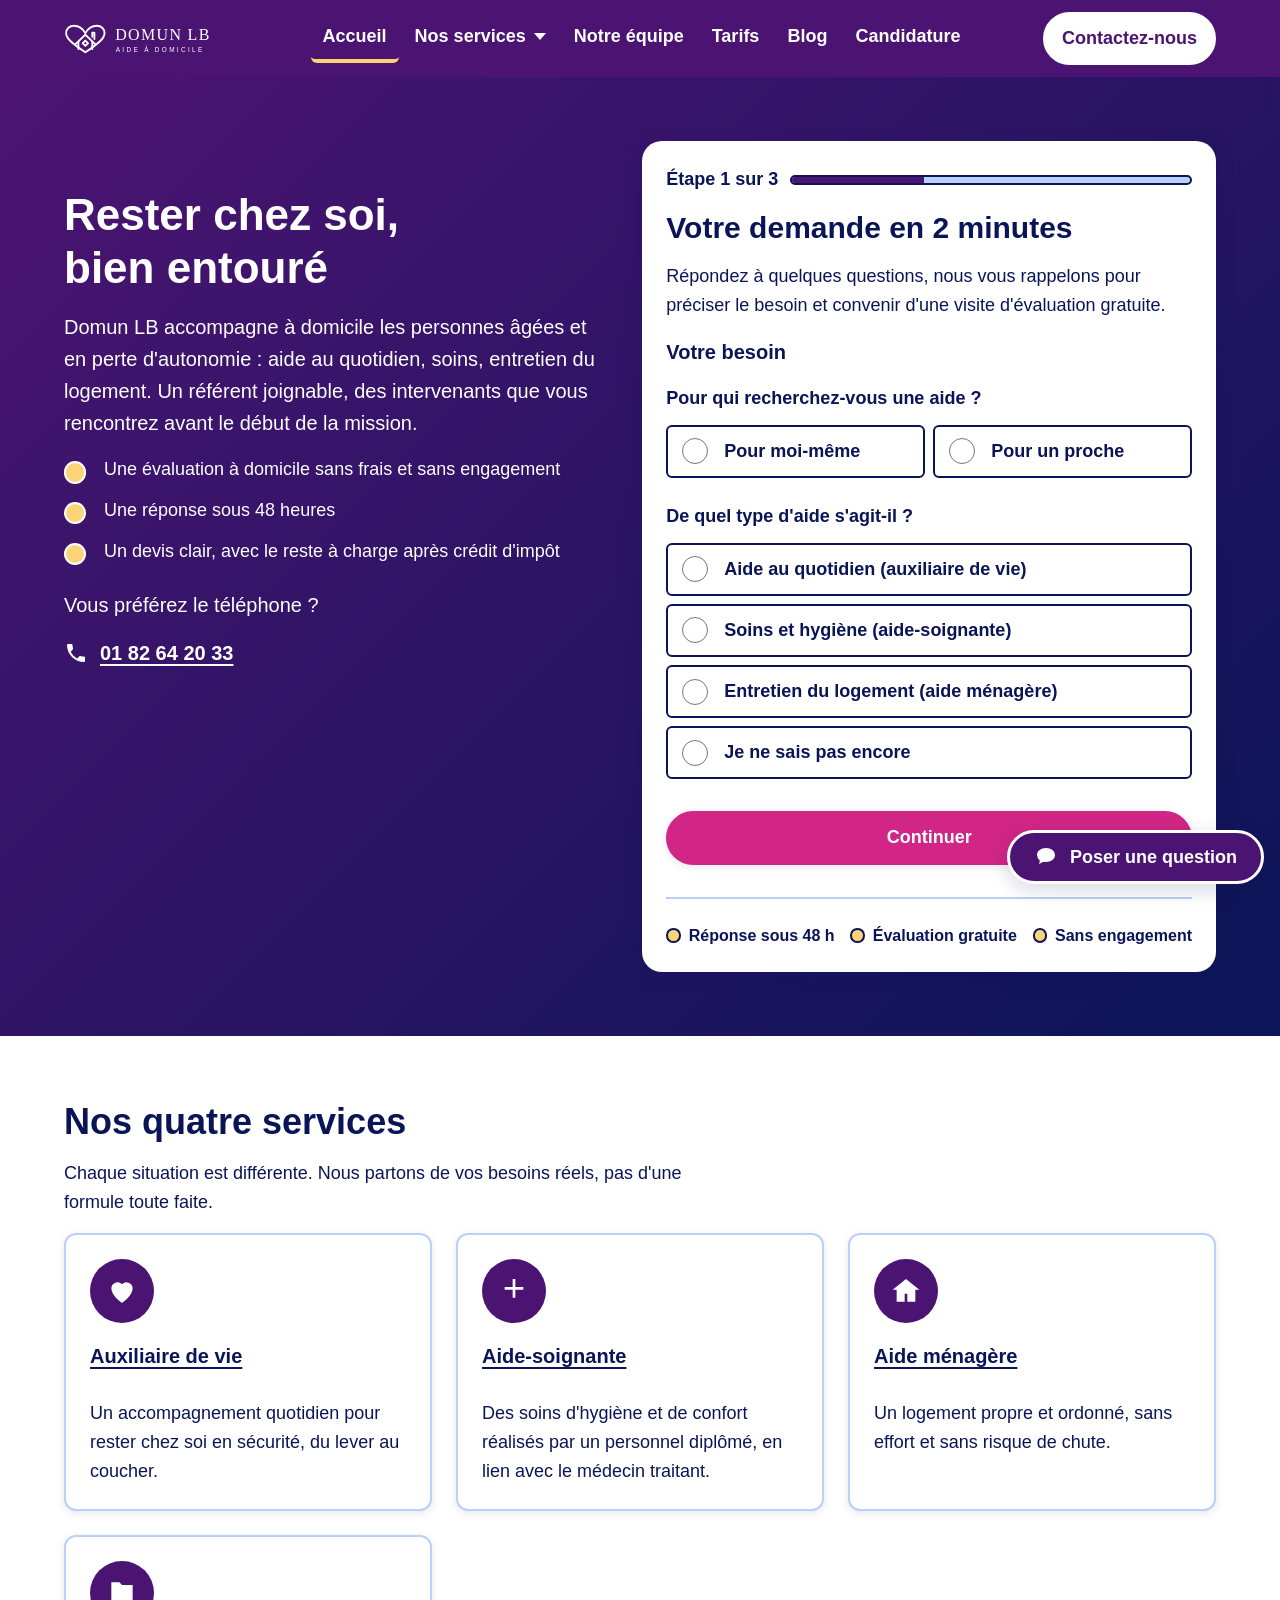
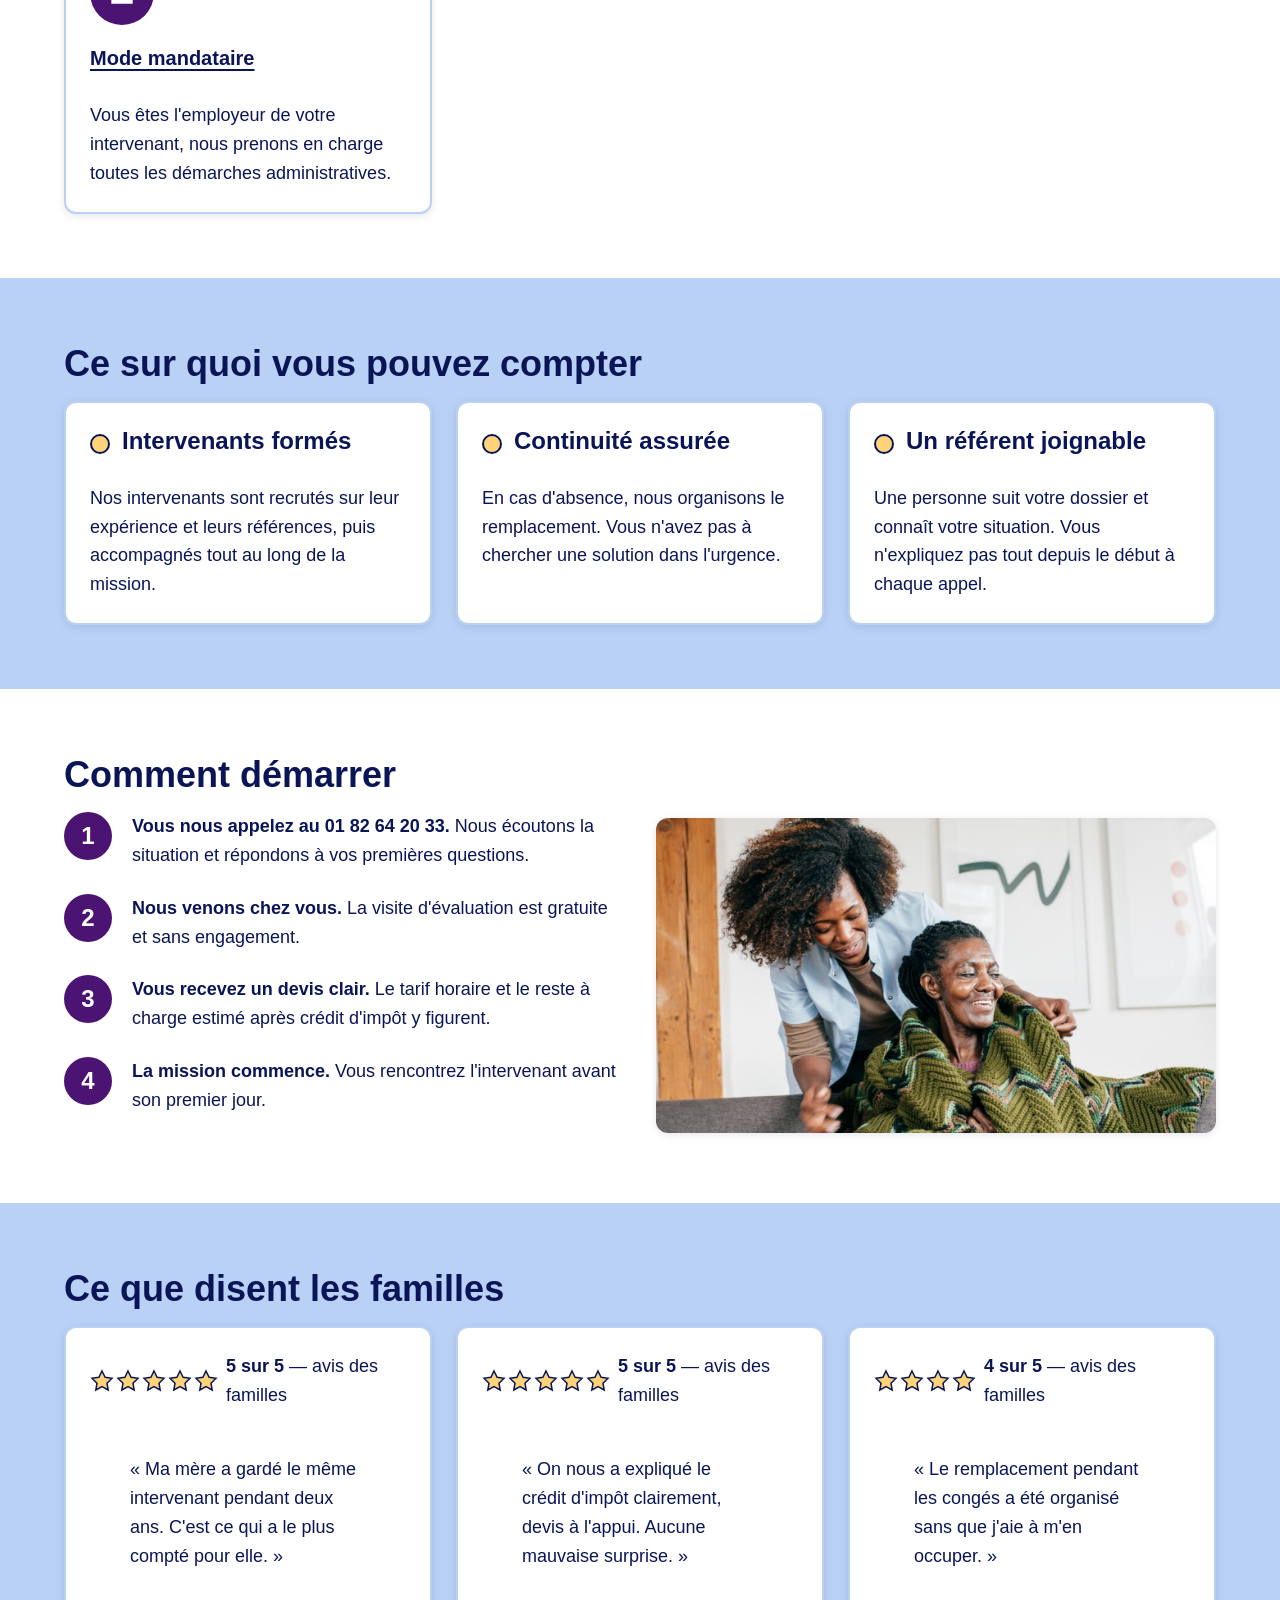
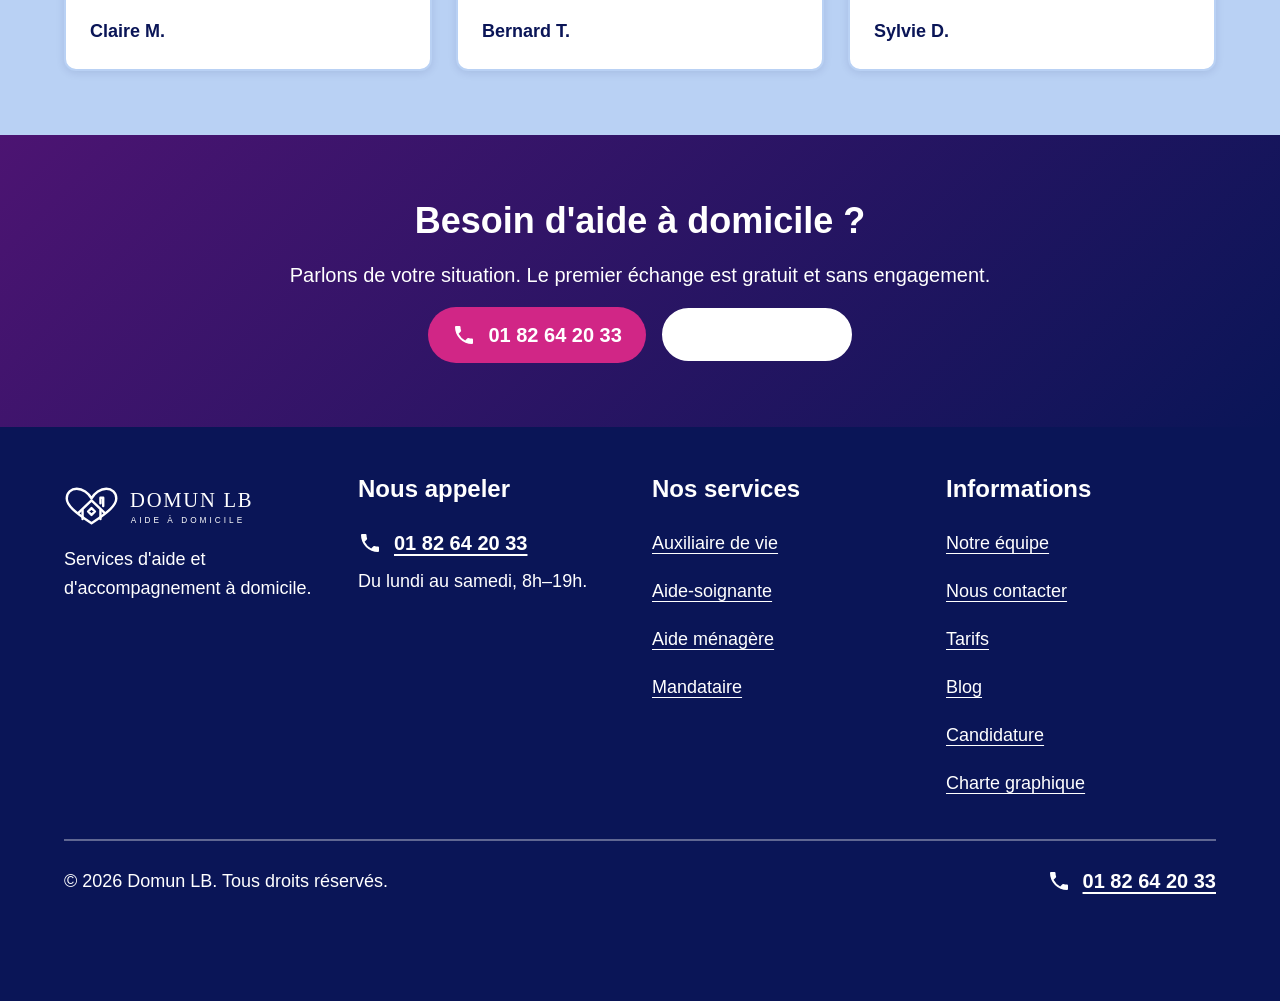
<file: index.html>
<!DOCTYPE html>
<html lang="fr">
<head>
<meta charset="utf-8">
<meta name="viewport" content="width=device-width, initial-scale=1">
<title>Aide à domicile pour personnes âgées | Domun LB</title>
<meta name="description" content="Domun LB : auxiliaire de vie, aide-soignante, aide ménagère et mode mandataire. Évaluation à domicile gratuite. 01 82 64 20 33">
<link rel="stylesheet" href="assets/css/domun.css?v=77b17dba85">
</head>
<body>
<a class="lien-evitement" href="#contenu">Aller au contenu principal</a>

<header class="entete" data-entete>
  <div class="conteneur">
    <a class="entete__logo" href="index.html">
      <img src="assets/img/logo-domunlb-provisoire.svg?v=74313bd07a" alt="Domun LB, accueil" width="330" height="90">
    </a>
    <nav class="entete__nav" id="navigation-principale" data-nav
         aria-label="Navigation principale">
      <ul class="nav-liste">
          <li><a href="index.html" aria-current="page">Accueil</a></li>
          <li class="nav-groupe"><button type="button" class="nav-groupe__bouton" data-sous-menu aria-expanded="false" aria-controls="sous-menu-services">Nos services<span class="nav-groupe__chevron" aria-hidden="true"></span></button><ul class="nav-groupe__liste" id="sous-menu-services" hidden><li><a href="services/auxiliaire-de-vie.html">Auxiliaire de vie</a></li><li><a href="services/aide-soignante.html">Aide-soignante</a></li><li><a href="services/aide-menagere.html">Aide ménagère</a></li><li><a href="services/mandataire.html">Mandataire</a></li></ul></li>
          <li><a href="equipe.html">Notre équipe</a></li>
          <li><a href="tarifs.html">Tarifs</a></li>
          <li><a href="blog.html">Blog</a></li>
          <li><a href="candidature.html">Candidature</a></li>
      </ul>
    </nav>
    <div class="entete__actions">
      <a class="bouton bouton--inverse entete__cta" href="contact.html"
         >
        Contactez-nous
      </a>
      <button class="bouton-menu" type="button" data-bouton-menu hidden
              aria-label="Menu" aria-expanded="false"
              aria-controls="navigation-principale">
        <span class="bouton-menu__barres" aria-hidden="true"></span>
        <span class="bouton-menu__texte">Menu</span>
      </button>
    </div>
  </div>
</header>
<main id="contenu">
<section class="section section--degrade">
  <div class="conteneur">
    <div class="duo duo--formulaire">
      <div class="entete-page">
        <h1>Rester chez soi, bien entouré</h1>
        <p class="chapo">Domun LB accompagne à domicile les personnes âgées et en
          perte d'autonomie&nbsp;: aide au quotidien, soins, entretien du logement.
          Un référent joignable, des intervenants que vous rencontrez avant le
          début de la mission.</p>
        <ul class="liste-puces">
          <li>Une évaluation à domicile sans frais et sans engagement</li>
          <li>Une réponse sous 48&nbsp;heures</li>
          <li>Un devis clair, avec le reste à charge après crédit d'impôt</li>
        </ul>
        <p class="accroche-tel">Vous préférez le téléphone&nbsp;?<br>
          <a class="tel" href="tel:+33182642033"><svg class="tel__icone" viewBox="0 0 24 24" aria-hidden="true" focusable="false"><path d="M6.6 10.8a15.1 15.1 0 0 0 6.6 6.6l2.2-2.2a1 1 0 0 1 1-.24 11.4 11.4 0 0 0 3.6.58 1 1 0 0 1 1 1V20a1 1 0 0 1-1 1A17 17 0 0 1 3 4a1 1 0 0 1 1-1h3.5a1 1 0 0 1 1 1 11.4 11.4 0 0 0 .58 3.6 1 1 0 0 1-.25 1z"/></svg><span class="visuellement-cache">Nous appeler au </span><span class="tel__numero">01 82 64 20 33</span></a></p>
      </div>
      <form class="qualif" data-qualification
      action="#" method="post" novalidate aria-labelledby="titre-qualif">
  <h2 id="titre-qualif">Votre demande en 2 minutes</h2>
  <p>Répondez à quelques questions, nous vous rappelons pour préciser le besoin
    et convenir d'une visite d'évaluation gratuite.</p>

  <fieldset class="qualif__etape" data-etape="1">
    <legend>Votre besoin</legend>
    <div class="qualif__question">
        <span class="qualif__intitule" id="intitule-pour-qui">Pour qui recherchez-vous une aide&nbsp;?</span>
        <div class="qualif__options qualif__options--paire" role="radiogroup"
             aria-labelledby="intitule-pour-qui" data-groupe-requis="pour-qui">
          <div class="qualif__option">
            <input type="radio" id="pour-qui-0" name="pour-qui" value="Pour moi-même">
            <label for="pour-qui-0">Pour moi-même</label>
          </div><div class="qualif__option">
            <input type="radio" id="pour-qui-1" name="pour-qui" value="Pour un proche">
            <label for="pour-qui-1">Pour un proche</label>
          </div>
        </div>
      </div>
    <div class="qualif__question">
        <span class="qualif__intitule" id="intitule-type-aide">De quel type d'aide s'agit-il&nbsp;?</span>
        <div class="qualif__options" role="radiogroup"
             aria-labelledby="intitule-type-aide" data-groupe-requis="type-aide">
          <div class="qualif__option">
            <input type="radio" id="type-aide-0" name="type-aide" value="Aide au quotidien (auxiliaire de vie)">
            <label for="type-aide-0">Aide au quotidien (auxiliaire de vie)</label>
          </div><div class="qualif__option">
            <input type="radio" id="type-aide-1" name="type-aide" value="Soins et hygiène (aide-soignante)">
            <label for="type-aide-1">Soins et hygiène (aide-soignante)</label>
          </div><div class="qualif__option">
            <input type="radio" id="type-aide-2" name="type-aide" value="Entretien du logement (aide ménagère)">
            <label for="type-aide-2">Entretien du logement (aide ménagère)</label>
          </div><div class="qualif__option">
            <input type="radio" id="type-aide-3" name="type-aide" value="Je ne sais pas encore">
            <label for="type-aide-3">Je ne sais pas encore</label>
          </div>
        </div>
      </div>
  </fieldset>

  <fieldset class="qualif__etape" data-etape="2">
    <legend>Le rythme souhaité</legend>
    <div class="qualif__question">
        <span class="qualif__intitule" id="intitule-volume">Quel volume d'aide envisagez-vous&nbsp;?</span>
        <div class="qualif__options" role="radiogroup"
             aria-labelledby="intitule-volume" data-groupe-requis="volume">
          <div class="qualif__option">
            <input type="radio" id="volume-0" name="volume" value="Quelques heures par semaine">
            <label for="volume-0">Quelques heures par semaine</label>
          </div><div class="qualif__option">
            <input type="radio" id="volume-1" name="volume" value="Plusieurs heures par jour">
            <label for="volume-1">Plusieurs heures par jour</label>
          </div><div class="qualif__option">
            <input type="radio" id="volume-2" name="volume" value="Une présence jour et nuit">
            <label for="volume-2">Une présence jour et nuit</label>
          </div><div class="qualif__option">
            <input type="radio" id="volume-3" name="volume" value="Je ne sais pas encore">
            <label for="volume-3">Je ne sais pas encore</label>
          </div>
        </div>
      </div>
    <div class="qualif__question">
        <span class="qualif__intitule" id="intitule-delai">Quand souhaitez-vous démarrer&nbsp;?</span>
        <div class="qualif__options qualif__options--paire" role="radiogroup"
             aria-labelledby="intitule-delai" data-groupe-requis="delai">
          <div class="qualif__option">
            <input type="radio" id="delai-0" name="delai" value="Dès que possible">
            <label for="delai-0">Dès que possible</label>
          </div><div class="qualif__option">
            <input type="radio" id="delai-1" name="delai" value="Dans les 15 jours">
            <label for="delai-1">Dans les 15 jours</label>
          </div><div class="qualif__option">
            <input type="radio" id="delai-2" name="delai" value="Dans le mois">
            <label for="delai-2">Dans le mois</label>
          </div><div class="qualif__option">
            <input type="radio" id="delai-3" name="delai" value="Je me renseigne">
            <label for="delai-3">Je me renseigne</label>
          </div>
        </div>
      </div>
  </fieldset>

  <fieldset class="qualif__etape" data-etape="3">
    <legend>Vos coordonnées</legend>
    <div class="champ">
      <label class="champ__libelle" for="qualif-cp">
        Code postal <span class="champ__obligatoire">(obligatoire)</span>
      </label>
      <span class="champ__aide" id="qualif-aide-cp">
        Pour vous orienter vers l'équipe de votre secteur.
      </span>
      <input type="text" id="qualif-cp" name="code-postal" required
             inputmode="numeric" autocomplete="postal-code"
             aria-describedby="qualif-aide-cp">
    </div>
    <div class="champ">
      <label class="champ__libelle" for="qualif-nom">
        Nom et prénom <span class="champ__obligatoire">(obligatoire)</span>
      </label>
      <input type="text" id="qualif-nom" name="nom" required autocomplete="name">
    </div>
    <div class="champ">
      <label class="champ__libelle" for="qualif-tel">
        Téléphone <span class="champ__obligatoire">(obligatoire)</span>
      </label>
      <span class="champ__aide" id="qualif-aide-tel">
        C'est par téléphone que nous vous rappelons. Exemple&nbsp;: 06 12 34 56 78
      </span>
      <input type="tel" id="qualif-tel" name="telephone" required
             autocomplete="tel" aria-describedby="qualif-aide-tel">
    </div>
    <div class="champ">
      <label class="champ__libelle" for="qualif-courriel">Adresse électronique</label>
      <span class="champ__aide" id="qualif-aide-courriel">
        Facultatif. Nous vous répondons par téléphone si vous n'en avez pas.
      </span>
      <input type="email" id="qualif-courriel" name="courriel"
             autocomplete="email" aria-describedby="qualif-aide-courriel">
    </div>
    <div class="champ">
      <div class="choix">
        <input type="checkbox" id="qualif-consentement" name="consentement"
               value="oui" required>
        <label for="qualif-consentement">
          J'accepte d'être rappelé par Domun LB au sujet de ma demande
          <span class="champ__obligatoire">(obligatoire)</span>
        </label>
      </div>
    </div>
  </fieldset>

  <button class="bouton bouton--principal bouton--large" type="submit" data-envoi>
    Être rappelé gratuitement
  </button>

  <ul class="reassurance qualif__reassurance">
    <li>Réponse sous 48&nbsp;h</li>
    <li>Évaluation gratuite</li>
    <li>Sans engagement</li>
  </ul>
</form>
    </div>
  </div>
</section>

<section class="section">
  <div class="conteneur">
    <h2>Nos quatre services</h2>
    <p>Chaque situation est différente. Nous partons de vos besoins réels, pas
      d'une formule toute faite.</p>
    <div class="grille"><article class="carte carte--lien">
      <span class="carte__icone" aria-hidden="true"><svg viewBox="0 0 24 24"><path d="M12 21s-8-5.2-8-11a4.6 4.6 0 0 1 8-3 4.6 4.6 0 0 1 8 3c0 5.8-8 11-8 11z"/></svg></span>
      <h3><a class="carte__lien" href="services/auxiliaire-de-vie.html">Auxiliaire de vie</a></h3>
      <p>Un accompagnement quotidien pour rester chez soi en sécurité, du lever au coucher.</p>
    </article><article class="carte carte--lien">
      <span class="carte__icone" aria-hidden="true"><svg viewBox="0 0 24 24"><path d="M13 3h-2v6H5v2h6v6h2v-6h6V9h-6z"/></svg></span>
      <h3><a class="carte__lien" href="services/aide-soignante.html">Aide-soignante</a></h3>
      <p>Des soins d'hygiène et de confort réalisés par un personnel diplômé, en lien avec le médecin traitant.</p>
    </article><article class="carte carte--lien">
      <span class="carte__icone" aria-hidden="true"><svg viewBox="0 0 24 24"><path d="M12 3 2 11h3v9h6v-6h2v6h6v-9h3z"/></svg></span>
      <h3><a class="carte__lien" href="services/aide-menagere.html">Aide ménagère</a></h3>
      <p>Un logement propre et ordonné, sans effort et sans risque de chute.</p>
    </article><article class="carte carte--lien">
      <span class="carte__icone" aria-hidden="true"><svg viewBox="0 0 24 24"><path d="M4 4h6l2 2h8v14H4z"/></svg></span>
      <h3><a class="carte__lien" href="services/mandataire.html">Mode mandataire</a></h3>
      <p>Vous êtes l'employeur de votre intervenant, nous prenons en charge toutes les démarches administratives.</p>
    </article></div>
  </div>
</section>

<section class="section section--clair">
  <div class="conteneur">
    <h2>Ce sur quoi vous pouvez compter</h2>
    <div class="grille">
      <div class="carte">
        <h3 class="carte__titre">Intervenants formés</h3>
        <p>Nos intervenants sont recrutés sur leur expérience et leurs
          références, puis accompagnés tout au long de la mission.</p>
      </div>
      <div class="carte">
        <h3 class="carte__titre">Continuité assurée</h3>
        <p>En cas d'absence, nous organisons le remplacement. Vous n'avez pas à
          chercher une solution dans l'urgence.</p>
      </div>
      <div class="carte">
        <h3 class="carte__titre">Un référent joignable</h3>
        <p>Une personne suit votre dossier et connaît votre situation. Vous
          n'expliquez pas tout depuis le début à chaque appel.</p>
      </div>
    </div>
  </div>
</section>

<section class="section">
  <div class="conteneur">
    <h2>Comment démarrer</h2>
    <div class="duo">
      <div>
      <ol class="etapes">
      <li><strong>Vous nous appelez au 01 82 64 20 33.</strong> Nous écoutons la
        situation et répondons à vos premières questions.</li>
      <li><strong>Nous venons chez vous.</strong> La visite d'évaluation est
        gratuite et sans engagement.</li>
      <li><strong>Vous recevez un devis clair.</strong> Le tarif horaire et le
        reste à charge estimé après crédit d'impôt y figurent.</li>
      <li><strong>La mission commence.</strong> Vous rencontrez l'intervenant
        avant son premier jour.</li>
      </ol>
      </div>
      <figure class="media"><img src="assets/img/accompagnement.jpg?v=e183a71b12" alt="Une intervenante remonte un plaid sur les épaules d'une dame âgée installée dans son canapé." width="1366" height="768" loading="lazy" decoding="async"></figure>
    </div>
  </div>
</section>

<section class="section section--clair">
  <div class="conteneur">
    <h2>Ce que disent les familles</h2>
    <div class="grille">
      <article class="carte">
        <p class="note"><span class="note__etoiles" aria-hidden="true"><svg viewBox="0 0 24 24" aria-hidden="true" focusable="false"><path d="m12 2 3.1 6.3 6.9 1-5 4.9 1.2 6.8-6.2-3.3-6.2 3.3L7 14.2l-5-4.9 6.9-1z"/></svg><svg viewBox="0 0 24 24" aria-hidden="true" focusable="false"><path d="m12 2 3.1 6.3 6.9 1-5 4.9 1.2 6.8-6.2-3.3-6.2 3.3L7 14.2l-5-4.9 6.9-1z"/></svg><svg viewBox="0 0 24 24" aria-hidden="true" focusable="false"><path d="m12 2 3.1 6.3 6.9 1-5 4.9 1.2 6.8-6.2-3.3-6.2 3.3L7 14.2l-5-4.9 6.9-1z"/></svg><svg viewBox="0 0 24 24" aria-hidden="true" focusable="false"><path d="m12 2 3.1 6.3 6.9 1-5 4.9 1.2 6.8-6.2-3.3-6.2 3.3L7 14.2l-5-4.9 6.9-1z"/></svg><svg viewBox="0 0 24 24" aria-hidden="true" focusable="false"><path d="m12 2 3.1 6.3 6.9 1-5 4.9 1.2 6.8-6.2-3.3-6.2 3.3L7 14.2l-5-4.9 6.9-1z"/></svg></span><span><strong>5 sur 5</strong> — avis des familles</span></p>
        <blockquote><p>«&nbsp;Ma mère a gardé le même intervenant pendant deux ans.
          C'est ce qui a le plus compté pour elle.&nbsp;»</p></blockquote>
        <p><strong>Claire M.</strong></p>
      </article>
      <article class="carte">
        <p class="note"><span class="note__etoiles" aria-hidden="true"><svg viewBox="0 0 24 24" aria-hidden="true" focusable="false"><path d="m12 2 3.1 6.3 6.9 1-5 4.9 1.2 6.8-6.2-3.3-6.2 3.3L7 14.2l-5-4.9 6.9-1z"/></svg><svg viewBox="0 0 24 24" aria-hidden="true" focusable="false"><path d="m12 2 3.1 6.3 6.9 1-5 4.9 1.2 6.8-6.2-3.3-6.2 3.3L7 14.2l-5-4.9 6.9-1z"/></svg><svg viewBox="0 0 24 24" aria-hidden="true" focusable="false"><path d="m12 2 3.1 6.3 6.9 1-5 4.9 1.2 6.8-6.2-3.3-6.2 3.3L7 14.2l-5-4.9 6.9-1z"/></svg><svg viewBox="0 0 24 24" aria-hidden="true" focusable="false"><path d="m12 2 3.1 6.3 6.9 1-5 4.9 1.2 6.8-6.2-3.3-6.2 3.3L7 14.2l-5-4.9 6.9-1z"/></svg><svg viewBox="0 0 24 24" aria-hidden="true" focusable="false"><path d="m12 2 3.1 6.3 6.9 1-5 4.9 1.2 6.8-6.2-3.3-6.2 3.3L7 14.2l-5-4.9 6.9-1z"/></svg></span><span><strong>5 sur 5</strong> — avis des familles</span></p>
        <blockquote><p>«&nbsp;On nous a expliqué le crédit d'impôt clairement,
          devis à l'appui. Aucune mauvaise surprise.&nbsp;»</p></blockquote>
        <p><strong>Bernard T.</strong></p>
      </article>
      <article class="carte">
        <p class="note"><span class="note__etoiles" aria-hidden="true"><svg viewBox="0 0 24 24" aria-hidden="true" focusable="false"><path d="m12 2 3.1 6.3 6.9 1-5 4.9 1.2 6.8-6.2-3.3-6.2 3.3L7 14.2l-5-4.9 6.9-1z"/></svg><svg viewBox="0 0 24 24" aria-hidden="true" focusable="false"><path d="m12 2 3.1 6.3 6.9 1-5 4.9 1.2 6.8-6.2-3.3-6.2 3.3L7 14.2l-5-4.9 6.9-1z"/></svg><svg viewBox="0 0 24 24" aria-hidden="true" focusable="false"><path d="m12 2 3.1 6.3 6.9 1-5 4.9 1.2 6.8-6.2-3.3-6.2 3.3L7 14.2l-5-4.9 6.9-1z"/></svg><svg viewBox="0 0 24 24" aria-hidden="true" focusable="false"><path d="m12 2 3.1 6.3 6.9 1-5 4.9 1.2 6.8-6.2-3.3-6.2 3.3L7 14.2l-5-4.9 6.9-1z"/></svg></span><span><strong>4 sur 5</strong> — avis des familles</span></p>
        <blockquote><p>«&nbsp;Le remplacement pendant les congés a été organisé
          sans que j'aie à m'en occuper.&nbsp;»</p></blockquote>
        <p><strong>Sylvie D.</strong></p>
      </article>
    </div>
  </div>
</section>

<section class="section section--degrade">
  <div class="conteneur centre rappel-action">
    <h2>Besoin d'aide à domicile&nbsp;?</h2>
    <p>Parlons de votre situation. Le premier échange est gratuit et sans engagement.</p>
    <div class="groupe-boutons">
      <a class="tel tel--bouton" href="tel:+33182642033"><svg class="tel__icone" viewBox="0 0 24 24" aria-hidden="true" focusable="false"><path d="M6.6 10.8a15.1 15.1 0 0 0 6.6 6.6l2.2-2.2a1 1 0 0 1 1-.24 11.4 11.4 0 0 0 3.6.58 1 1 0 0 1 1 1V20a1 1 0 0 1-1 1A17 17 0 0 1 3 4a1 1 0 0 1 1-1h3.5a1 1 0 0 1 1 1 11.4 11.4 0 0 0 .58 3.6 1 1 0 0 1-.25 1z"/></svg><span class="visuellement-cache">Nous appeler au </span><span class="tel__numero">01 82 64 20 33</span></a>
      <a class="bouton bouton--inverse" href="tarifs.html">Voir nos tarifs</a>
    </div>
  </div>
</section>
</main>
<footer class="pied">
  <div class="conteneur">
    <div class="grille grille--4">
      <div>
        <span class="pied__logo"><img src="assets/img/logo-domunlb-provisoire.svg?v=74313bd07a" alt="Domun LB" width="330" height="90"></span>
        <p>Services d'aide et d'accompagnement à domicile.</p>
      </div>
      <div>
        <h2>Nous appeler</h2>
        <a class="tel" href="tel:+33182642033"><svg class="tel__icone" viewBox="0 0 24 24" aria-hidden="true" focusable="false"><path d="M6.6 10.8a15.1 15.1 0 0 0 6.6 6.6l2.2-2.2a1 1 0 0 1 1-.24 11.4 11.4 0 0 0 3.6.58 1 1 0 0 1 1 1V20a1 1 0 0 1-1 1A17 17 0 0 1 3 4a1 1 0 0 1 1-1h3.5a1 1 0 0 1 1 1 11.4 11.4 0 0 0 .58 3.6 1 1 0 0 1-.25 1z"/></svg><span class="visuellement-cache">Appeler Domun LB au </span><span class="tel__numero">01 82 64 20 33</span></a>
        <p>Du lundi au samedi, 8h–19h.</p>
      </div>
      <div>
        <h2>Nos services</h2>
        <ul><li><a href="services/auxiliaire-de-vie.html">Auxiliaire de vie</a></li><li><a href="services/aide-soignante.html">Aide-soignante</a></li><li><a href="services/aide-menagere.html">Aide ménagère</a></li><li><a href="services/mandataire.html">Mandataire</a></li></ul>
      </div>
      <div>
        <h2>Informations</h2>
        <ul>
          <li><a href="equipe.html">Notre équipe</a></li>
          <li><a href="contact.html">Nous contacter</a></li>
          <li><a href="tarifs.html">Tarifs</a></li>
          <li><a href="blog.html">Blog</a></li>
          <li><a href="candidature.html">Candidature</a></li>
          <li><a href="charte.html">Charte graphique</a></li>
        </ul>
      </div>
    </div>
    <div class="pied__bas">
      <p>© 2026 Domun LB. Tous droits réservés.</p>
      <a class="tel" href="tel:+33182642033"><svg class="tel__icone" viewBox="0 0 24 24" aria-hidden="true" focusable="false"><path d="M6.6 10.8a15.1 15.1 0 0 0 6.6 6.6l2.2-2.2a1 1 0 0 1 1-.24 11.4 11.4 0 0 0 3.6.58 1 1 0 0 1 1 1V20a1 1 0 0 1-1 1A17 17 0 0 1 3 4a1 1 0 0 1 1-1h3.5a1 1 0 0 1 1 1 11.4 11.4 0 0 0 .58 3.6 1 1 0 0 1-.25 1z"/></svg><span class="visuellement-cache">Appeler Domun LB au </span><span class="tel__numero">01 82 64 20 33</span></a>
    </div>
  </div>
</footer>
<div class="chat" data-chat data-prefixe="">
  <button class="chat__lanceur" type="button" data-chat-ouvrir hidden
          aria-expanded="false" aria-controls="chat-panneau">
    <span class="chat__icone"><svg viewBox="0 0 24 24" aria-hidden="true" focusable="false"><path d="M12 3c5 0 9 3.1 9 7s-4 7-9 7a11 11 0 0 1-2.6-.3L5 19l.9-3.3A7.6 7.6 0 0 1 3 10c0-3.9 4-7 9-7z"/></svg></span>
    <span>Poser une question</span>
  </button>

  <div class="chat__panneau" id="chat-panneau" role="dialog"
       aria-labelledby="chat-titre" hidden>
    <div class="chat__entete">
      <h2 class="chat__titre" id="chat-titre" tabindex="-1">Assistant Domun LB</h2>
      <button class="chat__fermer" type="button" data-chat-fermer>
        <span class="visuellement-cache">Fermer la discussion</span>
        <span aria-hidden="true">✕</span>
      </button>
    </div>
    <div class="chat__corps" data-chat-corps>
      <div class="chat__fil" data-chat-fil role="log" aria-live="polite"></div>
      <div class="chat__choix" data-chat-choix></div>
    </div>
    <p class="chat__pied">
      Vous préférez parler à quelqu'un&nbsp;?
      <a class="tel" href="tel:+33182642033"><svg class="tel__icone" viewBox="0 0 24 24" aria-hidden="true" focusable="false"><path d="M6.6 10.8a15.1 15.1 0 0 0 6.6 6.6l2.2-2.2a1 1 0 0 1 1-.24 11.4 11.4 0 0 0 3.6.58 1 1 0 0 1 1 1V20a1 1 0 0 1-1 1A17 17 0 0 1 3 4a1 1 0 0 1 1-1h3.5a1 1 0 0 1 1 1 11.4 11.4 0 0 0 .58 3.6 1 1 0 0 1-.25 1z"/></svg><span class="visuellement-cache">Appeler Domun LB au </span><span class="tel__numero">01 82 64 20 33</span></a>
    </p>
  </div>
</div>
<script src="assets/js/navigation.js?v=77b17dba85" defer></script>
<script src="assets/js/chat.js?v=77b17dba85" defer></script>
<script src="assets/js/qualification.js?v=77b17dba85" defer></script>
</body>
</html>
</file>
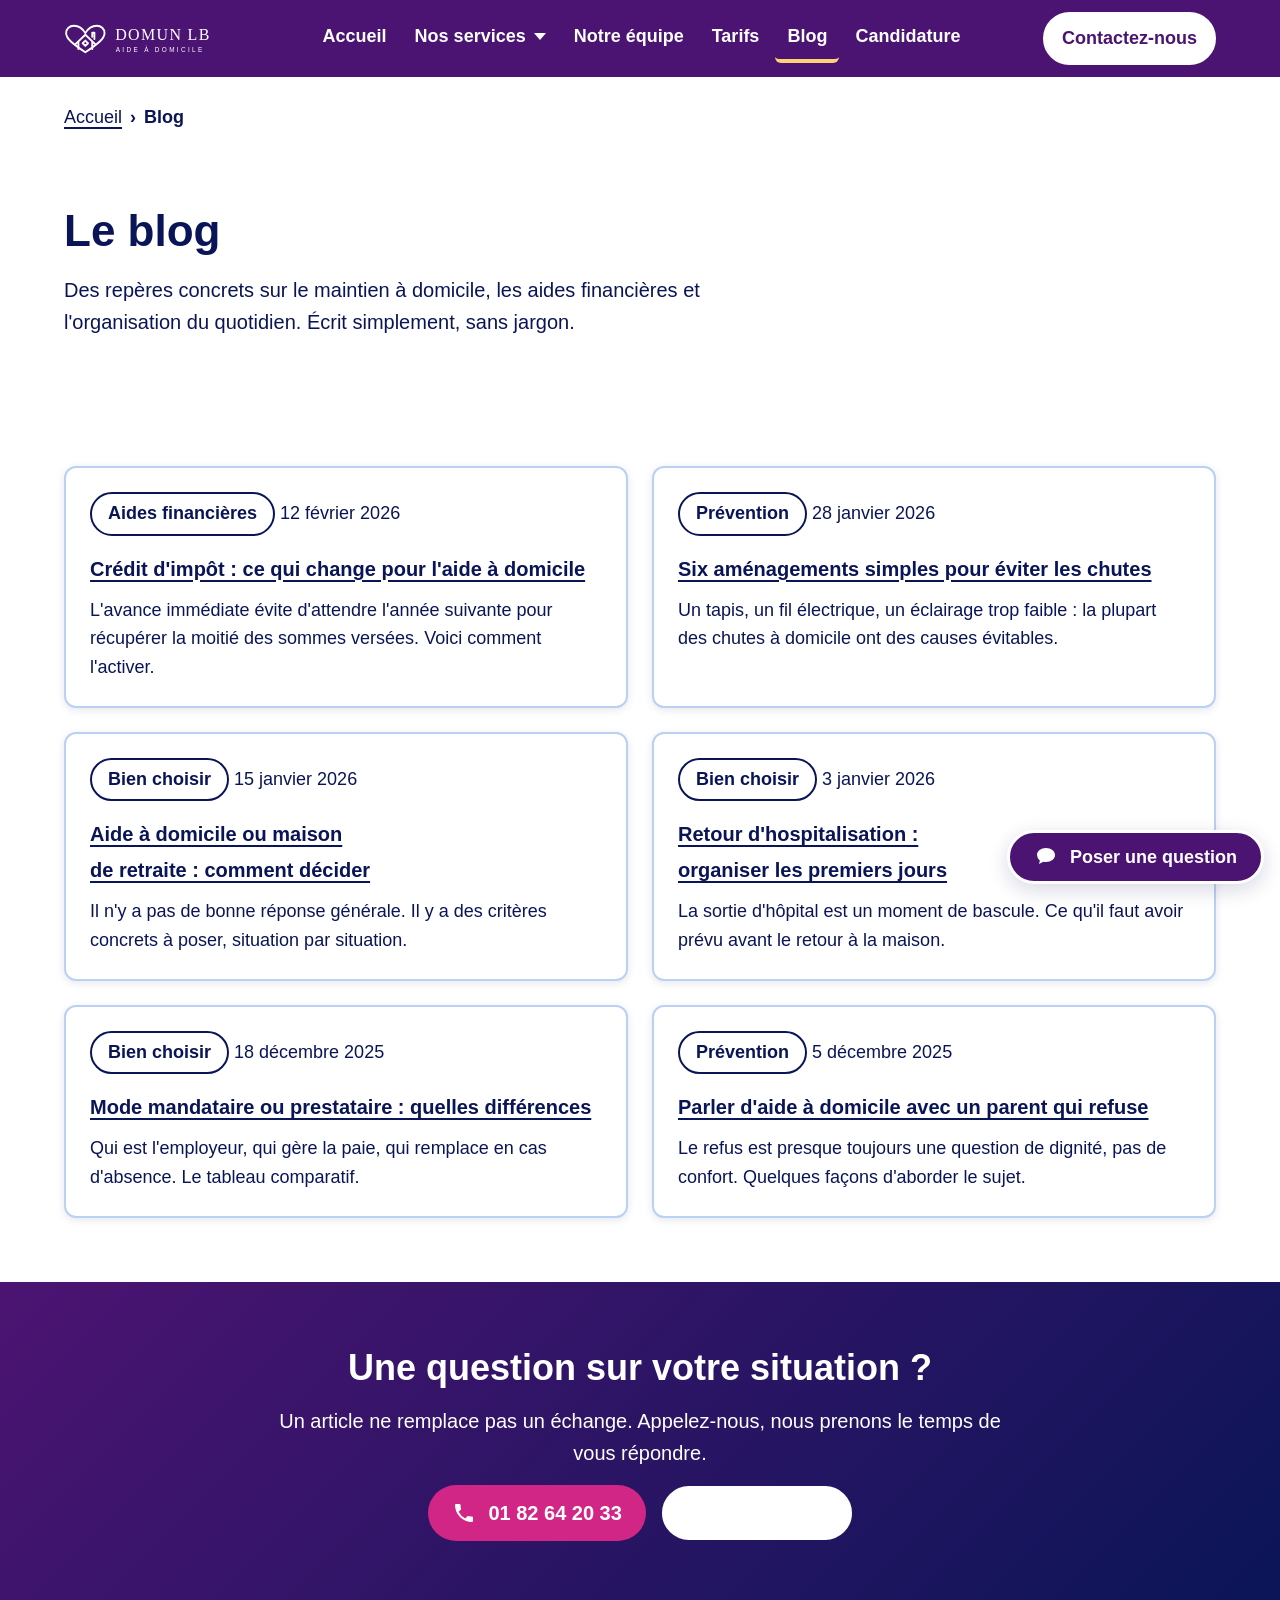
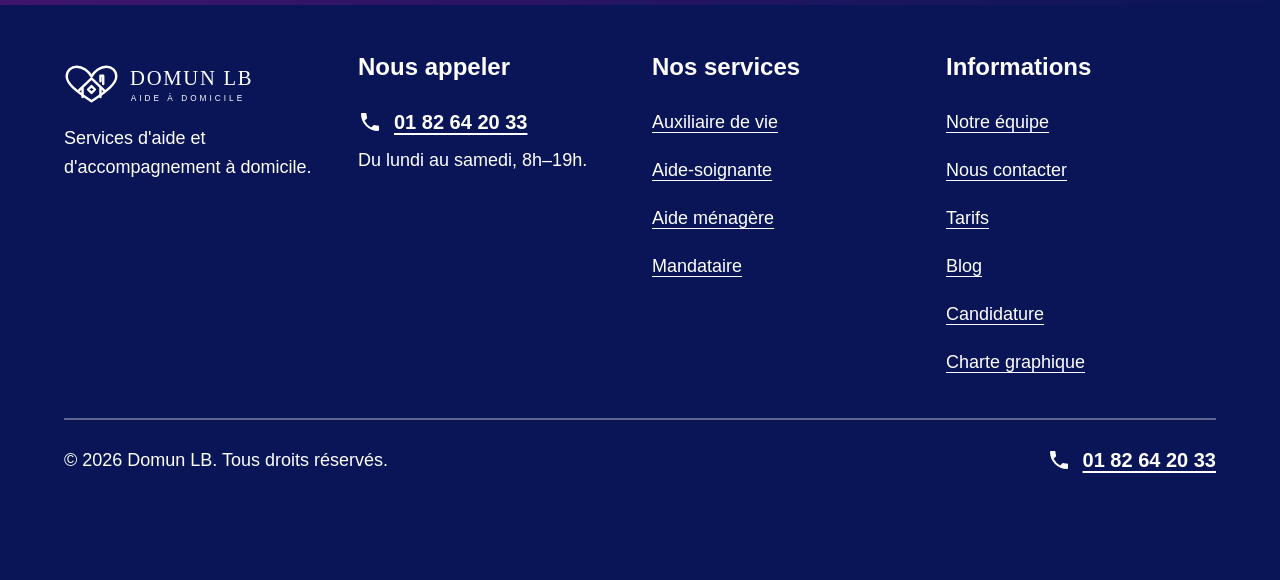
<file: blog.html>
<!DOCTYPE html>
<html lang="fr">
<head>
<meta charset="utf-8">
<meta name="viewport" content="width=device-width, initial-scale=1">
<title>Blog — maintien à domicile et aides | Domun LB</title>
<meta name="description" content="Conseils Domun LB sur le maintien à domicile, les aides financières, la prévention des chutes et le choix d'un service.">
<link rel="stylesheet" href="assets/css/domun.css?v=77b17dba85">
</head>
<body>
<a class="lien-evitement" href="#contenu">Aller au contenu principal</a>

<header class="entete" data-entete>
  <div class="conteneur">
    <a class="entete__logo" href="index.html">
      <img src="assets/img/logo-domunlb-provisoire.svg?v=74313bd07a" alt="Domun LB, accueil" width="330" height="90">
    </a>
    <nav class="entete__nav" id="navigation-principale" data-nav
         aria-label="Navigation principale">
      <ul class="nav-liste">
          <li><a href="index.html">Accueil</a></li>
          <li class="nav-groupe"><button type="button" class="nav-groupe__bouton" data-sous-menu aria-expanded="false" aria-controls="sous-menu-services">Nos services<span class="nav-groupe__chevron" aria-hidden="true"></span></button><ul class="nav-groupe__liste" id="sous-menu-services" hidden><li><a href="services/auxiliaire-de-vie.html">Auxiliaire de vie</a></li><li><a href="services/aide-soignante.html">Aide-soignante</a></li><li><a href="services/aide-menagere.html">Aide ménagère</a></li><li><a href="services/mandataire.html">Mandataire</a></li></ul></li>
          <li><a href="equipe.html">Notre équipe</a></li>
          <li><a href="tarifs.html">Tarifs</a></li>
          <li><a href="blog.html" aria-current="page">Blog</a></li>
          <li><a href="candidature.html">Candidature</a></li>
      </ul>
    </nav>
    <div class="entete__actions">
      <a class="bouton bouton--inverse entete__cta" href="contact.html"
         >
        Contactez-nous
      </a>
      <button class="bouton-menu" type="button" data-bouton-menu hidden
              aria-label="Menu" aria-expanded="false"
              aria-controls="navigation-principale">
        <span class="bouton-menu__barres" aria-hidden="true"></span>
        <span class="bouton-menu__texte">Menu</span>
      </button>
    </div>
  </div>
</header>
<main id="contenu">
<nav class="fil-ariane" aria-label="Fil d'Ariane"><div class="conteneur"><ol><li><a href="index.html">Accueil</a></li><li><span aria-current="page">Blog</span></li></ol></div></nav>

<section class="section section--serree">
  <div class="conteneur entete-page">
    <h1>Le blog</h1>
    <p class="chapo">Des repères concrets sur le maintien à domicile, les aides
      financières et l'organisation du quotidien. Écrit simplement, sans jargon.</p>
  </div>
</section>

<section class="section">
  <div class="conteneur">
    <h2 class="visuellement-cache">Tous les articles</h2>
    <div class="grille grille--2"><article class="carte carte--lien article-liste">
      <p class="article-liste__meta"><span class="badge badge--discret">Aides financières</span>
        <span class="visuellement-cache">Publié le </span>
        <time datetime="2026-02-12">12 février 2026</time></p>
      <h3><a class="carte__lien" href="#">Crédit d'impôt : ce qui change pour l'aide à domicile</a></h3>
      <p>L'avance immédiate évite d'attendre l'année suivante pour récupérer la moitié des sommes versées. Voici comment l'activer.</p>
    </article><article class="carte carte--lien article-liste">
      <p class="article-liste__meta"><span class="badge badge--discret">Prévention</span>
        <span class="visuellement-cache">Publié le </span>
        <time datetime="2026-01-28">28 janvier 2026</time></p>
      <h3><a class="carte__lien" href="#">Six aménagements simples pour éviter les chutes</a></h3>
      <p>Un tapis, un fil électrique, un éclairage trop faible : la plupart des chutes à domicile ont des causes évitables.</p>
    </article><article class="carte carte--lien article-liste">
      <p class="article-liste__meta"><span class="badge badge--discret">Bien choisir</span>
        <span class="visuellement-cache">Publié le </span>
        <time datetime="2026-01-15">15 janvier 2026</time></p>
      <h3><a class="carte__lien" href="#">Aide à domicile ou maison de retraite : comment décider</a></h3>
      <p>Il n'y a pas de bonne réponse générale. Il y a des critères concrets à poser, situation par situation.</p>
    </article><article class="carte carte--lien article-liste">
      <p class="article-liste__meta"><span class="badge badge--discret">Bien choisir</span>
        <span class="visuellement-cache">Publié le </span>
        <time datetime="2026-01-03">3 janvier 2026</time></p>
      <h3><a class="carte__lien" href="#">Retour d'hospitalisation : organiser les premiers jours</a></h3>
      <p>La sortie d'hôpital est un moment de bascule. Ce qu'il faut avoir prévu avant le retour à la maison.</p>
    </article><article class="carte carte--lien article-liste">
      <p class="article-liste__meta"><span class="badge badge--discret">Bien choisir</span>
        <span class="visuellement-cache">Publié le </span>
        <time datetime="2025-12-18">18 décembre 2025</time></p>
      <h3><a class="carte__lien" href="#">Mode mandataire ou prestataire : quelles différences</a></h3>
      <p>Qui est l'employeur, qui gère la paie, qui remplace en cas d'absence. Le tableau comparatif.</p>
    </article><article class="carte carte--lien article-liste">
      <p class="article-liste__meta"><span class="badge badge--discret">Prévention</span>
        <span class="visuellement-cache">Publié le </span>
        <time datetime="2025-12-05">5 décembre 2025</time></p>
      <h3><a class="carte__lien" href="#">Parler d'aide à domicile avec un parent qui refuse</a></h3>
      <p>Le refus est presque toujours une question de dignité, pas de confort. Quelques façons d'aborder le sujet.</p>
    </article></div>
  </div>
</section>

<section class="section section--degrade">
  <div class="conteneur centre rappel-action">
    <h2>Une question sur votre situation&nbsp;?</h2>
    <p>Un article ne remplace pas un échange. Appelez-nous, nous prenons le temps de vous répondre.</p>
    <div class="groupe-boutons">
      <a class="tel tel--bouton" href="tel:+33182642033"><svg class="tel__icone" viewBox="0 0 24 24" aria-hidden="true" focusable="false"><path d="M6.6 10.8a15.1 15.1 0 0 0 6.6 6.6l2.2-2.2a1 1 0 0 1 1-.24 11.4 11.4 0 0 0 3.6.58 1 1 0 0 1 1 1V20a1 1 0 0 1-1 1A17 17 0 0 1 3 4a1 1 0 0 1 1-1h3.5a1 1 0 0 1 1 1 11.4 11.4 0 0 0 .58 3.6 1 1 0 0 1-.25 1z"/></svg><span class="visuellement-cache">Nous appeler au </span><span class="tel__numero">01 82 64 20 33</span></a>
      <a class="bouton bouton--inverse" href="tarifs.html">Voir nos tarifs</a>
    </div>
  </div>
</section>
</main>
<footer class="pied">
  <div class="conteneur">
    <div class="grille grille--4">
      <div>
        <span class="pied__logo"><img src="assets/img/logo-domunlb-provisoire.svg?v=74313bd07a" alt="Domun LB" width="330" height="90"></span>
        <p>Services d'aide et d'accompagnement à domicile.</p>
      </div>
      <div>
        <h2>Nous appeler</h2>
        <a class="tel" href="tel:+33182642033"><svg class="tel__icone" viewBox="0 0 24 24" aria-hidden="true" focusable="false"><path d="M6.6 10.8a15.1 15.1 0 0 0 6.6 6.6l2.2-2.2a1 1 0 0 1 1-.24 11.4 11.4 0 0 0 3.6.58 1 1 0 0 1 1 1V20a1 1 0 0 1-1 1A17 17 0 0 1 3 4a1 1 0 0 1 1-1h3.5a1 1 0 0 1 1 1 11.4 11.4 0 0 0 .58 3.6 1 1 0 0 1-.25 1z"/></svg><span class="visuellement-cache">Appeler Domun LB au </span><span class="tel__numero">01 82 64 20 33</span></a>
        <p>Du lundi au samedi, 8h–19h.</p>
      </div>
      <div>
        <h2>Nos services</h2>
        <ul><li><a href="services/auxiliaire-de-vie.html">Auxiliaire de vie</a></li><li><a href="services/aide-soignante.html">Aide-soignante</a></li><li><a href="services/aide-menagere.html">Aide ménagère</a></li><li><a href="services/mandataire.html">Mandataire</a></li></ul>
      </div>
      <div>
        <h2>Informations</h2>
        <ul>
          <li><a href="equipe.html">Notre équipe</a></li>
          <li><a href="contact.html">Nous contacter</a></li>
          <li><a href="tarifs.html">Tarifs</a></li>
          <li><a href="blog.html">Blog</a></li>
          <li><a href="candidature.html">Candidature</a></li>
          <li><a href="charte.html">Charte graphique</a></li>
        </ul>
      </div>
    </div>
    <div class="pied__bas">
      <p>© 2026 Domun LB. Tous droits réservés.</p>
      <a class="tel" href="tel:+33182642033"><svg class="tel__icone" viewBox="0 0 24 24" aria-hidden="true" focusable="false"><path d="M6.6 10.8a15.1 15.1 0 0 0 6.6 6.6l2.2-2.2a1 1 0 0 1 1-.24 11.4 11.4 0 0 0 3.6.58 1 1 0 0 1 1 1V20a1 1 0 0 1-1 1A17 17 0 0 1 3 4a1 1 0 0 1 1-1h3.5a1 1 0 0 1 1 1 11.4 11.4 0 0 0 .58 3.6 1 1 0 0 1-.25 1z"/></svg><span class="visuellement-cache">Appeler Domun LB au </span><span class="tel__numero">01 82 64 20 33</span></a>
    </div>
  </div>
</footer>
<div class="chat" data-chat data-prefixe="">
  <button class="chat__lanceur" type="button" data-chat-ouvrir hidden
          aria-expanded="false" aria-controls="chat-panneau">
    <span class="chat__icone"><svg viewBox="0 0 24 24" aria-hidden="true" focusable="false"><path d="M12 3c5 0 9 3.1 9 7s-4 7-9 7a11 11 0 0 1-2.6-.3L5 19l.9-3.3A7.6 7.6 0 0 1 3 10c0-3.9 4-7 9-7z"/></svg></span>
    <span>Poser une question</span>
  </button>

  <div class="chat__panneau" id="chat-panneau" role="dialog"
       aria-labelledby="chat-titre" hidden>
    <div class="chat__entete">
      <h2 class="chat__titre" id="chat-titre" tabindex="-1">Assistant Domun LB</h2>
      <button class="chat__fermer" type="button" data-chat-fermer>
        <span class="visuellement-cache">Fermer la discussion</span>
        <span aria-hidden="true">✕</span>
      </button>
    </div>
    <div class="chat__corps" data-chat-corps>
      <div class="chat__fil" data-chat-fil role="log" aria-live="polite"></div>
      <div class="chat__choix" data-chat-choix></div>
    </div>
    <p class="chat__pied">
      Vous préférez parler à quelqu'un&nbsp;?
      <a class="tel" href="tel:+33182642033"><svg class="tel__icone" viewBox="0 0 24 24" aria-hidden="true" focusable="false"><path d="M6.6 10.8a15.1 15.1 0 0 0 6.6 6.6l2.2-2.2a1 1 0 0 1 1-.24 11.4 11.4 0 0 0 3.6.58 1 1 0 0 1 1 1V20a1 1 0 0 1-1 1A17 17 0 0 1 3 4a1 1 0 0 1 1-1h3.5a1 1 0 0 1 1 1 11.4 11.4 0 0 0 .58 3.6 1 1 0 0 1-.25 1z"/></svg><span class="visuellement-cache">Appeler Domun LB au </span><span class="tel__numero">01 82 64 20 33</span></a>
    </p>
  </div>
</div>
<script src="assets/js/navigation.js?v=77b17dba85" defer></script>
<script src="assets/js/chat.js?v=77b17dba85" defer></script>
</body>
</html>
</file>
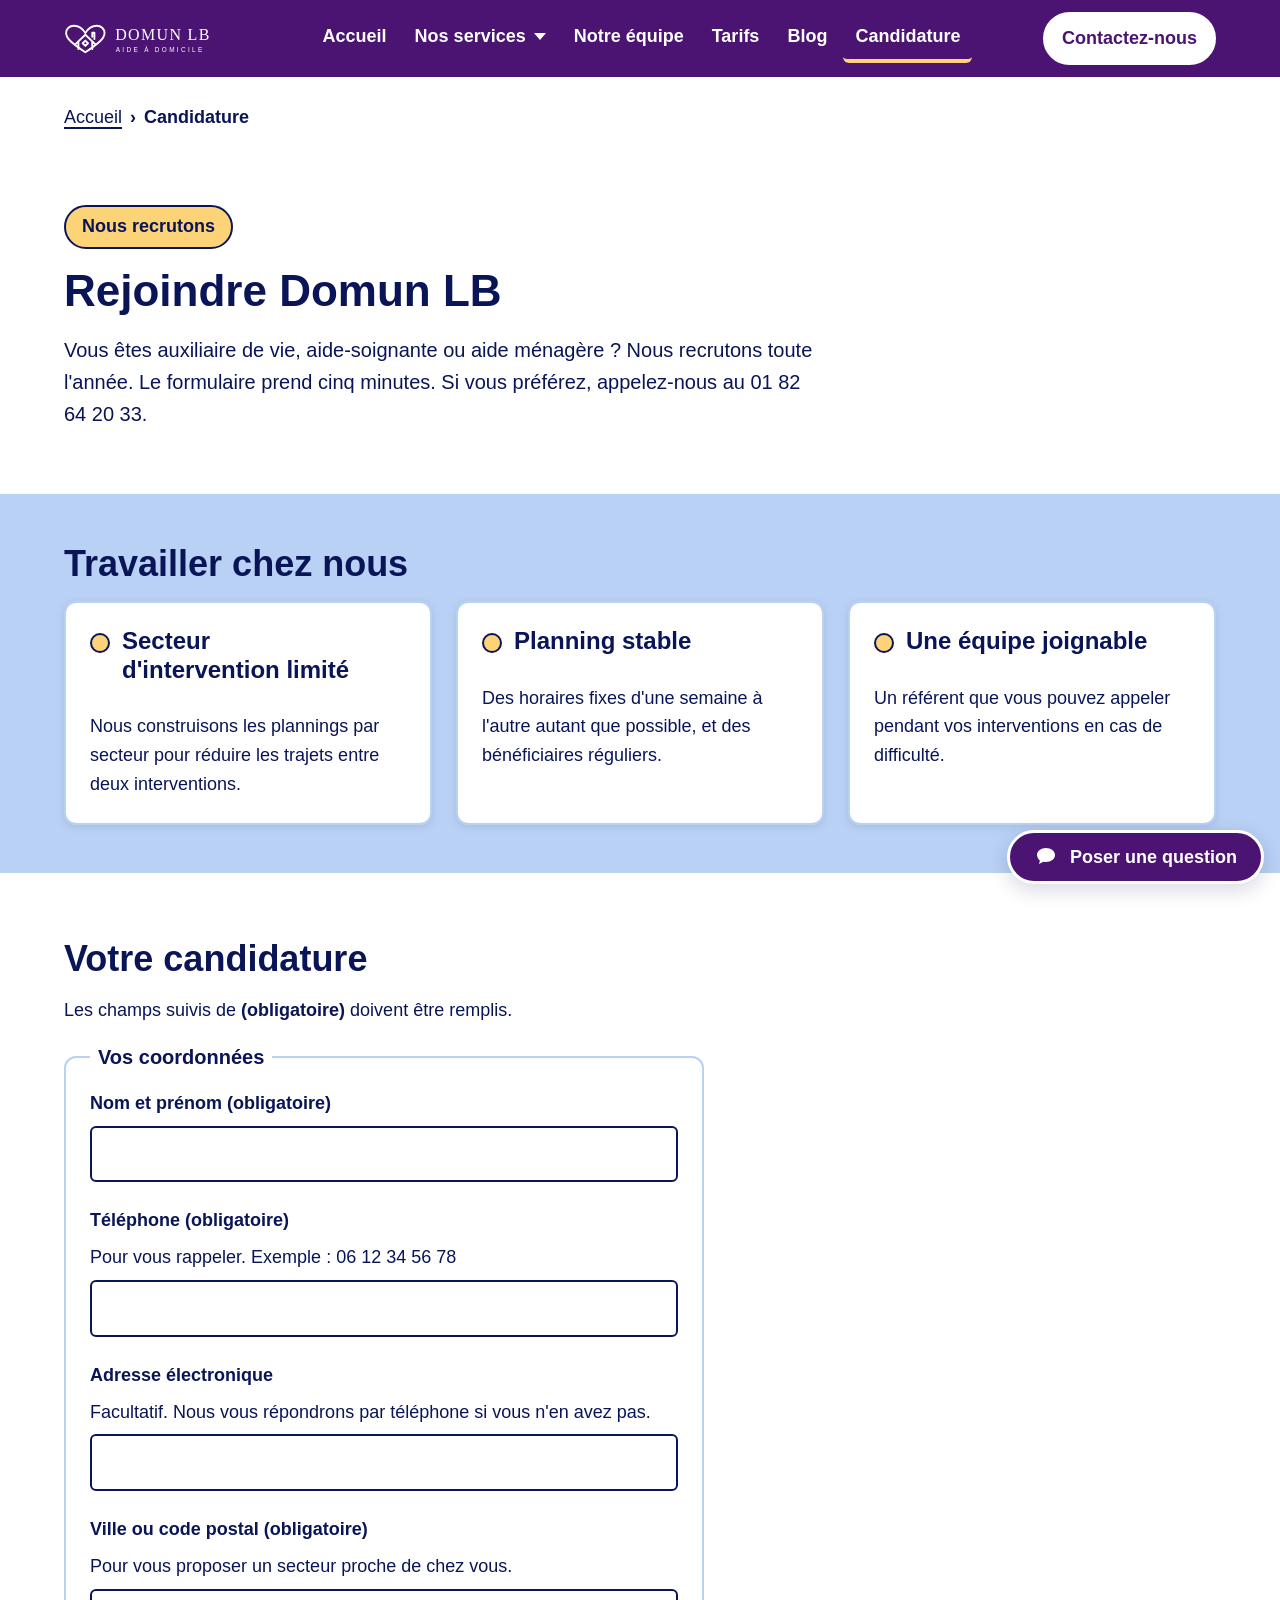
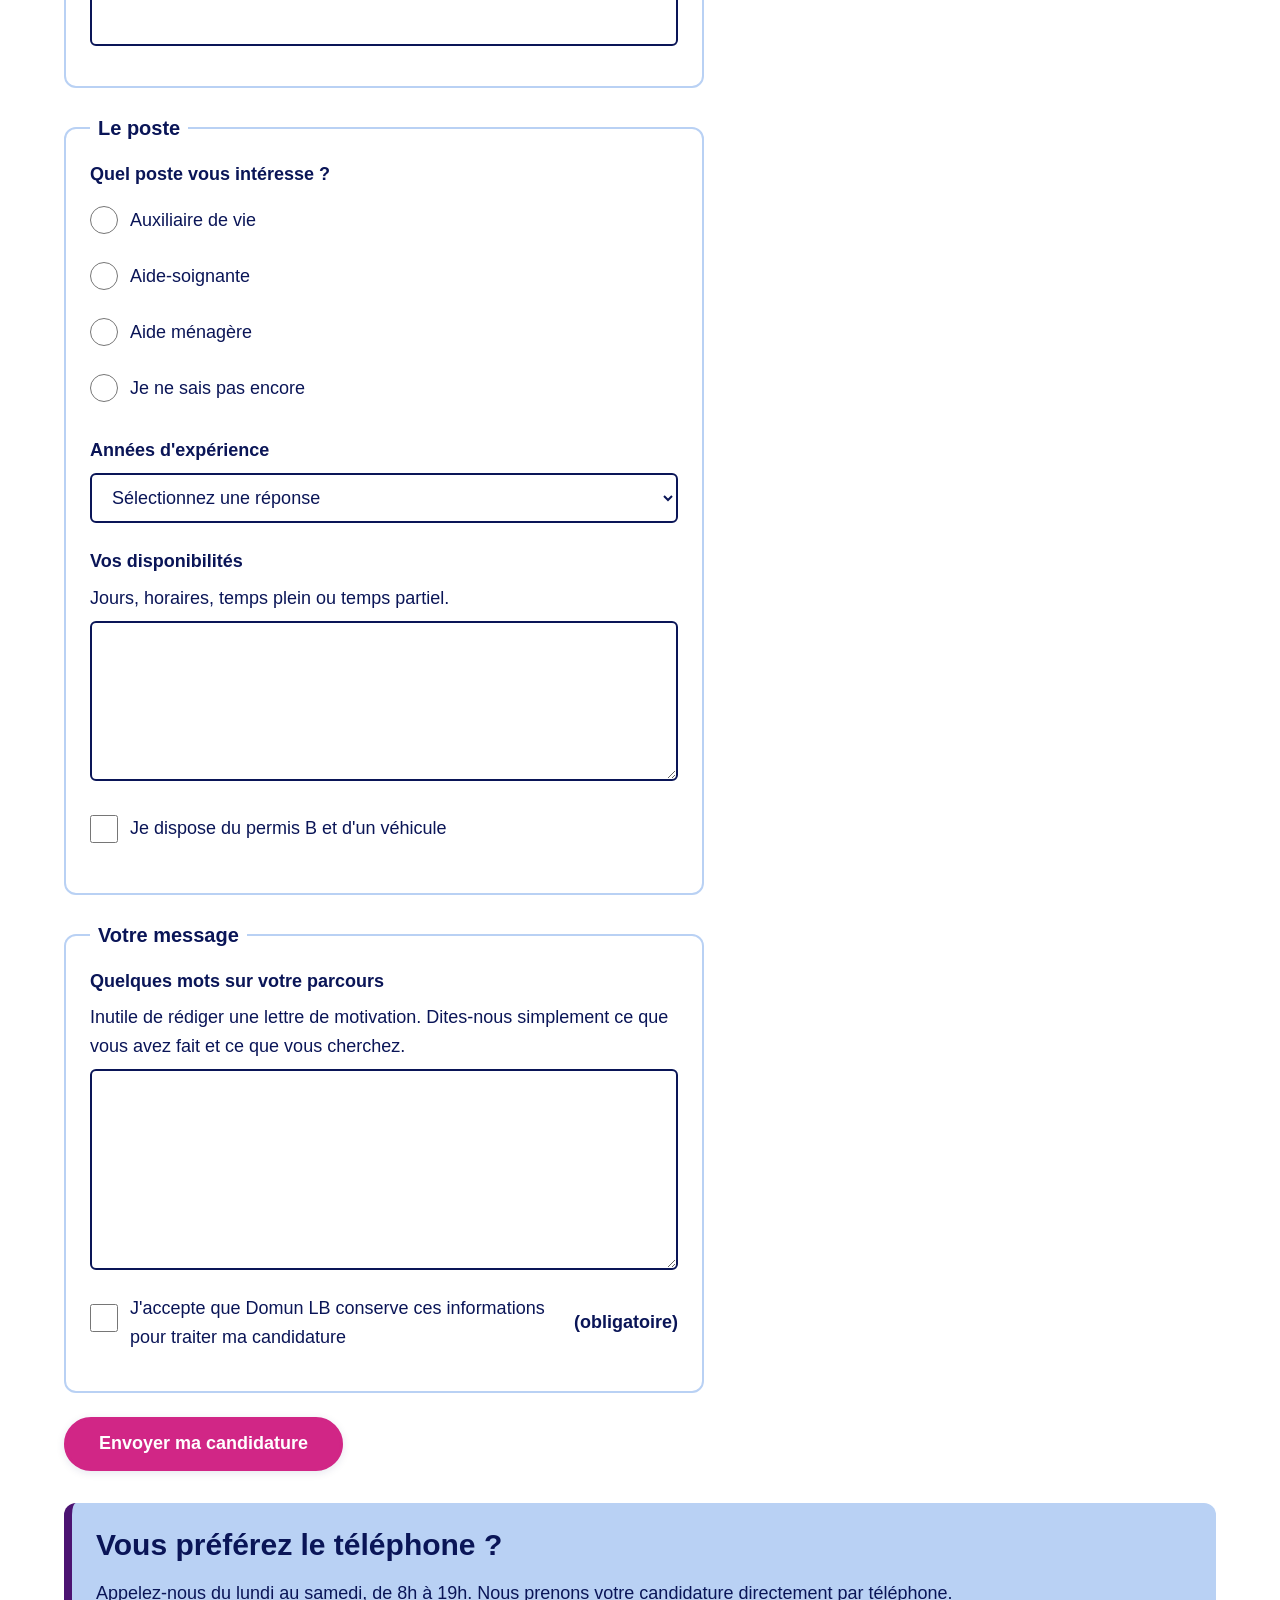
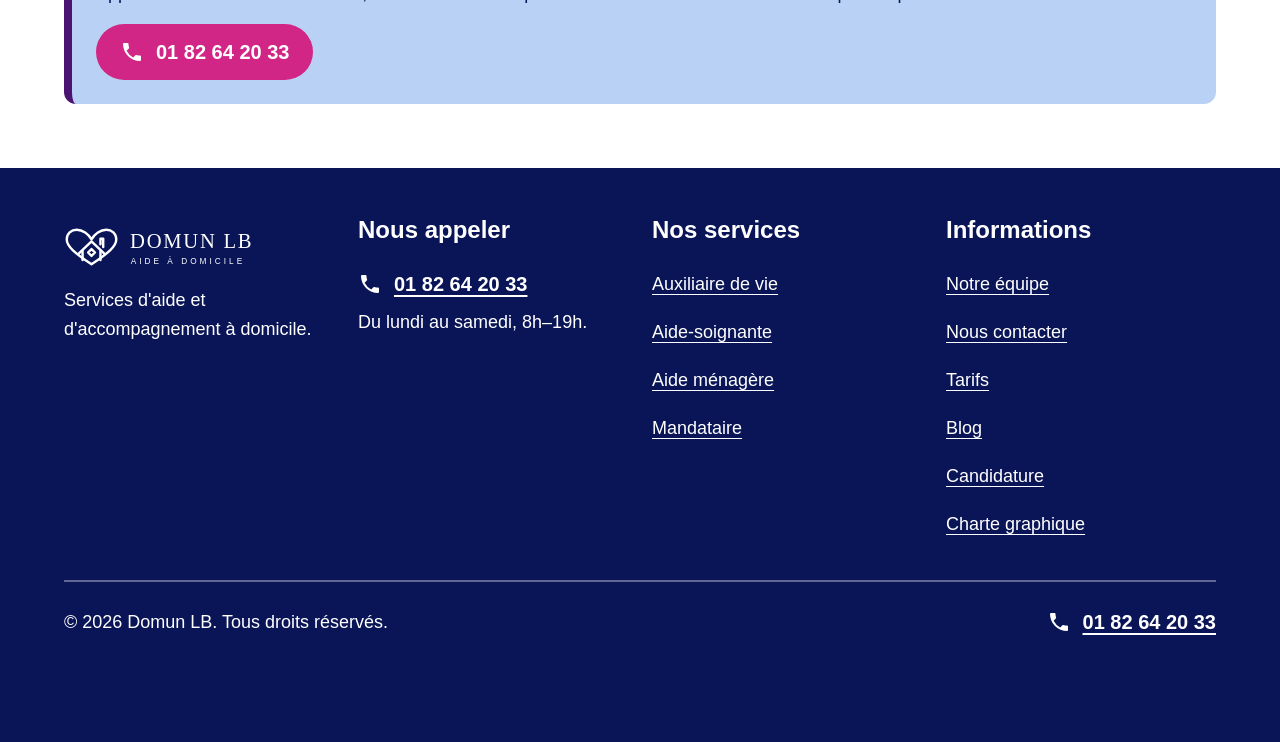
<file: candidature.html>
<!DOCTYPE html>
<html lang="fr">
<head>
<meta charset="utf-8">
<meta name="viewport" content="width=device-width, initial-scale=1">
<title>Candidature et recrutement | Domun LB</title>
<meta name="description" content="Domun LB recrute auxiliaires de vie, aides-soignantes et aides ménagères. Candidatez en ligne ou au 01 82 64 20 33.">
<link rel="stylesheet" href="assets/css/domun.css?v=77b17dba85">
</head>
<body>
<a class="lien-evitement" href="#contenu">Aller au contenu principal</a>

<header class="entete" data-entete>
  <div class="conteneur">
    <a class="entete__logo" href="index.html">
      <img src="assets/img/logo-domunlb-provisoire.svg?v=74313bd07a" alt="Domun LB, accueil" width="330" height="90">
    </a>
    <nav class="entete__nav" id="navigation-principale" data-nav
         aria-label="Navigation principale">
      <ul class="nav-liste">
          <li><a href="index.html">Accueil</a></li>
          <li class="nav-groupe"><button type="button" class="nav-groupe__bouton" data-sous-menu aria-expanded="false" aria-controls="sous-menu-services">Nos services<span class="nav-groupe__chevron" aria-hidden="true"></span></button><ul class="nav-groupe__liste" id="sous-menu-services" hidden><li><a href="services/auxiliaire-de-vie.html">Auxiliaire de vie</a></li><li><a href="services/aide-soignante.html">Aide-soignante</a></li><li><a href="services/aide-menagere.html">Aide ménagère</a></li><li><a href="services/mandataire.html">Mandataire</a></li></ul></li>
          <li><a href="equipe.html">Notre équipe</a></li>
          <li><a href="tarifs.html">Tarifs</a></li>
          <li><a href="blog.html">Blog</a></li>
          <li><a href="candidature.html" aria-current="page">Candidature</a></li>
      </ul>
    </nav>
    <div class="entete__actions">
      <a class="bouton bouton--inverse entete__cta" href="contact.html"
         >
        Contactez-nous
      </a>
      <button class="bouton-menu" type="button" data-bouton-menu hidden
              aria-label="Menu" aria-expanded="false"
              aria-controls="navigation-principale">
        <span class="bouton-menu__barres" aria-hidden="true"></span>
        <span class="bouton-menu__texte">Menu</span>
      </button>
    </div>
  </div>
</header>
<main id="contenu">
<nav class="fil-ariane" aria-label="Fil d'Ariane"><div class="conteneur"><ol><li><a href="index.html">Accueil</a></li><li><span aria-current="page">Candidature</span></li></ol></div></nav>

<section class="section section--serree">
  <div class="conteneur entete-page">
    <p class="badge">Nous recrutons</p>
    <h1>Rejoindre Domun LB</h1>
    <p class="chapo">Vous êtes auxiliaire de vie, aide-soignante ou aide
      ménagère&nbsp;? Nous recrutons toute l'année. Le formulaire prend cinq
      minutes. Si vous préférez, appelez-nous au 01 82 64 20 33.</p>
  </div>
</section>

<section class="section section--clair section--serree">
  <div class="conteneur">
    <h2>Travailler chez nous</h2>
    <div class="grille">
      <div class="carte">
        <h3 class="carte__titre">Secteur d'intervention limité</h3>
        <p>Nous construisons les plannings par secteur pour réduire les trajets
          entre deux interventions.</p>
      </div>
      <div class="carte">
        <h3 class="carte__titre">Planning stable</h3>
        <p>Des horaires fixes d'une semaine à l'autre autant que possible, et des
          bénéficiaires réguliers.</p>
      </div>
      <div class="carte">
        <h3 class="carte__titre">Une équipe joignable</h3>
        <p>Un référent que vous pouvez appeler pendant vos interventions en cas
          de difficulté.</p>
      </div>
    </div>
  </div>
</section>

<section class="section">
  <div class="conteneur">
    <h2>Votre candidature</h2>
    <p>Les champs suivis de <span class="champ__obligatoire">(obligatoire)</span>
      doivent être remplis.</p>

    <form class="formulaire" action="#" method="post" novalidate>
      <fieldset>
        <legend>Vos coordonnées</legend>

        <div class="champ">
          <label class="champ__libelle" for="nom">
            Nom et prénom <span class="champ__obligatoire">(obligatoire)</span>
          </label>
          <input type="text" id="nom" name="nom" autocomplete="name" required>
        </div>

        <div class="champ">
          <label class="champ__libelle" for="telephone">
            Téléphone <span class="champ__obligatoire">(obligatoire)</span>
          </label>
          <span class="champ__aide" id="aide-telephone">
            Pour vous rappeler. Exemple&nbsp;: 06 12 34 56 78
          </span>
          <input type="tel" id="telephone" name="telephone" autocomplete="tel"
                 aria-describedby="aide-telephone" required>
        </div>

        <div class="champ">
          <label class="champ__libelle" for="courriel">Adresse électronique</label>
          <span class="champ__aide" id="aide-courriel">
            Facultatif. Nous vous répondrons par téléphone si vous n'en avez pas.
          </span>
          <input type="email" id="courriel" name="courriel" autocomplete="email"
                 aria-describedby="aide-courriel">
        </div>

        <div class="champ">
          <label class="champ__libelle" for="ville">
            Ville ou code postal <span class="champ__obligatoire">(obligatoire)</span>
          </label>
          <span class="champ__aide" id="aide-ville">
            Pour vous proposer un secteur proche de chez vous.
          </span>
          <input type="text" id="ville" name="ville" autocomplete="postal-code"
                 aria-describedby="aide-ville" required>
        </div>
      </fieldset>

      <fieldset>
        <legend>Le poste</legend>

        <div class="champ">
          <p class="champ__libelle" id="libelle-poste">Quel poste vous intéresse&nbsp;?</p>
          <div role="radiogroup" aria-labelledby="libelle-poste"><div class="choix"><input type="radio" id="poste-0" name="poste" value="Auxiliaire de vie"><label for="poste-0">Auxiliaire de vie</label></div><div class="choix"><input type="radio" id="poste-1" name="poste" value="Aide-soignante"><label for="poste-1">Aide-soignante</label></div><div class="choix"><input type="radio" id="poste-2" name="poste" value="Aide ménagère"><label for="poste-2">Aide ménagère</label></div><div class="choix"><input type="radio" id="poste-3" name="poste" value="Je ne sais pas encore"><label for="poste-3">Je ne sais pas encore</label></div></div>
        </div>

        <div class="champ">
          <label class="champ__libelle" for="experience">Années d'expérience</label>
          <select id="experience" name="experience">
            <option value="">Sélectionnez une réponse</option>
            <option>Moins d'un an</option>
            <option>De 1 à 3 ans</option>
            <option>De 3 à 10 ans</option>
            <option>Plus de 10 ans</option>
          </select>
        </div>

        <div class="champ">
          <label class="champ__libelle" for="disponibilite">Vos disponibilités</label>
          <span class="champ__aide" id="aide-dispo">
            Jours, horaires, temps plein ou temps partiel.
          </span>
          <textarea id="disponibilite" name="disponibilite" rows="4"
                    aria-describedby="aide-dispo"></textarea>
        </div>

        <div class="champ">
          <div class="choix">
            <input type="checkbox" id="permis" name="permis" value="oui">
            <label for="permis">Je dispose du permis B et d'un véhicule</label>
          </div>
        </div>
      </fieldset>

      <fieldset>
        <legend>Votre message</legend>
        <div class="champ">
          <label class="champ__libelle" for="message">
            Quelques mots sur votre parcours
          </label>
          <span class="champ__aide" id="aide-message">
            Inutile de rédiger une lettre de motivation. Dites-nous simplement ce
            que vous avez fait et ce que vous cherchez.
          </span>
          <textarea id="message" name="message" rows="6"
                    aria-describedby="aide-message"></textarea>
        </div>
        <div class="champ">
          <div class="choix">
            <input type="checkbox" id="consentement" name="consentement"
                   value="oui" required>
            <label for="consentement">
              J'accepte que Domun LB conserve ces informations pour traiter ma
              candidature <span class="champ__obligatoire">(obligatoire)</span>
            </label>
          </div>
        </div>
      </fieldset>

      <button class="bouton bouton--principal bouton--large" type="submit">
        Envoyer ma candidature
      </button>
    </form>

    <div class="encadre">
      <h3>Vous préférez le téléphone&nbsp;?</h3>
      <p>Appelez-nous du lundi au samedi, de 8h à 19h. Nous prenons votre
        candidature directement par téléphone.</p>
      <a class="tel tel--bouton" href="tel:+33182642033"><svg class="tel__icone" viewBox="0 0 24 24" aria-hidden="true" focusable="false"><path d="M6.6 10.8a15.1 15.1 0 0 0 6.6 6.6l2.2-2.2a1 1 0 0 1 1-.24 11.4 11.4 0 0 0 3.6.58 1 1 0 0 1 1 1V20a1 1 0 0 1-1 1A17 17 0 0 1 3 4a1 1 0 0 1 1-1h3.5a1 1 0 0 1 1 1 11.4 11.4 0 0 0 .58 3.6 1 1 0 0 1-.25 1z"/></svg><span class="visuellement-cache">Nous appeler au </span><span class="tel__numero">01 82 64 20 33</span></a>
    </div>
  </div>
</section>
</main>
<footer class="pied">
  <div class="conteneur">
    <div class="grille grille--4">
      <div>
        <span class="pied__logo"><img src="assets/img/logo-domunlb-provisoire.svg?v=74313bd07a" alt="Domun LB" width="330" height="90"></span>
        <p>Services d'aide et d'accompagnement à domicile.</p>
      </div>
      <div>
        <h2>Nous appeler</h2>
        <a class="tel" href="tel:+33182642033"><svg class="tel__icone" viewBox="0 0 24 24" aria-hidden="true" focusable="false"><path d="M6.6 10.8a15.1 15.1 0 0 0 6.6 6.6l2.2-2.2a1 1 0 0 1 1-.24 11.4 11.4 0 0 0 3.6.58 1 1 0 0 1 1 1V20a1 1 0 0 1-1 1A17 17 0 0 1 3 4a1 1 0 0 1 1-1h3.5a1 1 0 0 1 1 1 11.4 11.4 0 0 0 .58 3.6 1 1 0 0 1-.25 1z"/></svg><span class="visuellement-cache">Appeler Domun LB au </span><span class="tel__numero">01 82 64 20 33</span></a>
        <p>Du lundi au samedi, 8h–19h.</p>
      </div>
      <div>
        <h2>Nos services</h2>
        <ul><li><a href="services/auxiliaire-de-vie.html">Auxiliaire de vie</a></li><li><a href="services/aide-soignante.html">Aide-soignante</a></li><li><a href="services/aide-menagere.html">Aide ménagère</a></li><li><a href="services/mandataire.html">Mandataire</a></li></ul>
      </div>
      <div>
        <h2>Informations</h2>
        <ul>
          <li><a href="equipe.html">Notre équipe</a></li>
          <li><a href="contact.html">Nous contacter</a></li>
          <li><a href="tarifs.html">Tarifs</a></li>
          <li><a href="blog.html">Blog</a></li>
          <li><a href="candidature.html">Candidature</a></li>
          <li><a href="charte.html">Charte graphique</a></li>
        </ul>
      </div>
    </div>
    <div class="pied__bas">
      <p>© 2026 Domun LB. Tous droits réservés.</p>
      <a class="tel" href="tel:+33182642033"><svg class="tel__icone" viewBox="0 0 24 24" aria-hidden="true" focusable="false"><path d="M6.6 10.8a15.1 15.1 0 0 0 6.6 6.6l2.2-2.2a1 1 0 0 1 1-.24 11.4 11.4 0 0 0 3.6.58 1 1 0 0 1 1 1V20a1 1 0 0 1-1 1A17 17 0 0 1 3 4a1 1 0 0 1 1-1h3.5a1 1 0 0 1 1 1 11.4 11.4 0 0 0 .58 3.6 1 1 0 0 1-.25 1z"/></svg><span class="visuellement-cache">Appeler Domun LB au </span><span class="tel__numero">01 82 64 20 33</span></a>
    </div>
  </div>
</footer>
<div class="chat" data-chat data-prefixe="">
  <button class="chat__lanceur" type="button" data-chat-ouvrir hidden
          aria-expanded="false" aria-controls="chat-panneau">
    <span class="chat__icone"><svg viewBox="0 0 24 24" aria-hidden="true" focusable="false"><path d="M12 3c5 0 9 3.1 9 7s-4 7-9 7a11 11 0 0 1-2.6-.3L5 19l.9-3.3A7.6 7.6 0 0 1 3 10c0-3.9 4-7 9-7z"/></svg></span>
    <span>Poser une question</span>
  </button>

  <div class="chat__panneau" id="chat-panneau" role="dialog"
       aria-labelledby="chat-titre" hidden>
    <div class="chat__entete">
      <h2 class="chat__titre" id="chat-titre" tabindex="-1">Assistant Domun LB</h2>
      <button class="chat__fermer" type="button" data-chat-fermer>
        <span class="visuellement-cache">Fermer la discussion</span>
        <span aria-hidden="true">✕</span>
      </button>
    </div>
    <div class="chat__corps" data-chat-corps>
      <div class="chat__fil" data-chat-fil role="log" aria-live="polite"></div>
      <div class="chat__choix" data-chat-choix></div>
    </div>
    <p class="chat__pied">
      Vous préférez parler à quelqu'un&nbsp;?
      <a class="tel" href="tel:+33182642033"><svg class="tel__icone" viewBox="0 0 24 24" aria-hidden="true" focusable="false"><path d="M6.6 10.8a15.1 15.1 0 0 0 6.6 6.6l2.2-2.2a1 1 0 0 1 1-.24 11.4 11.4 0 0 0 3.6.58 1 1 0 0 1 1 1V20a1 1 0 0 1-1 1A17 17 0 0 1 3 4a1 1 0 0 1 1-1h3.5a1 1 0 0 1 1 1 11.4 11.4 0 0 0 .58 3.6 1 1 0 0 1-.25 1z"/></svg><span class="visuellement-cache">Appeler Domun LB au </span><span class="tel__numero">01 82 64 20 33</span></a>
    </p>
  </div>
</div>
<script src="assets/js/navigation.js?v=77b17dba85" defer></script>
<script src="assets/js/chat.js?v=77b17dba85" defer></script>
</body>
</html>
</file>
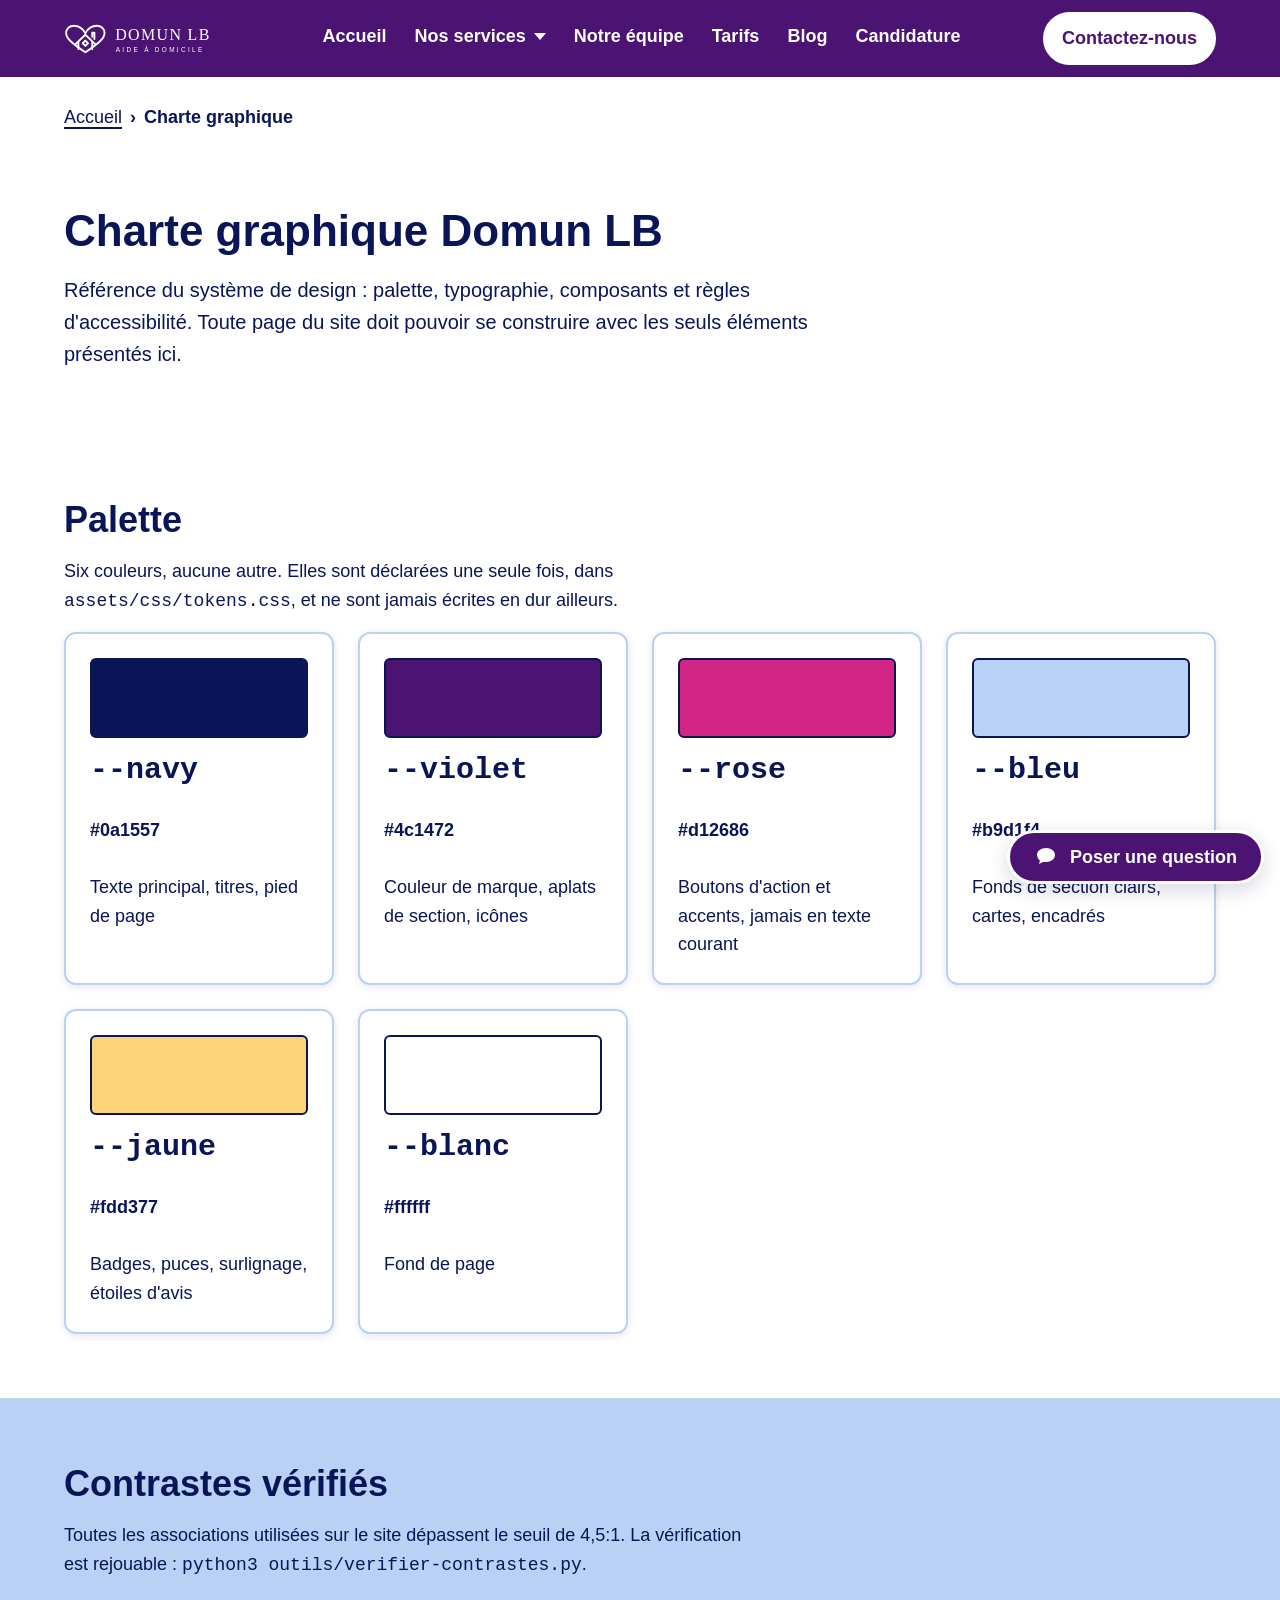
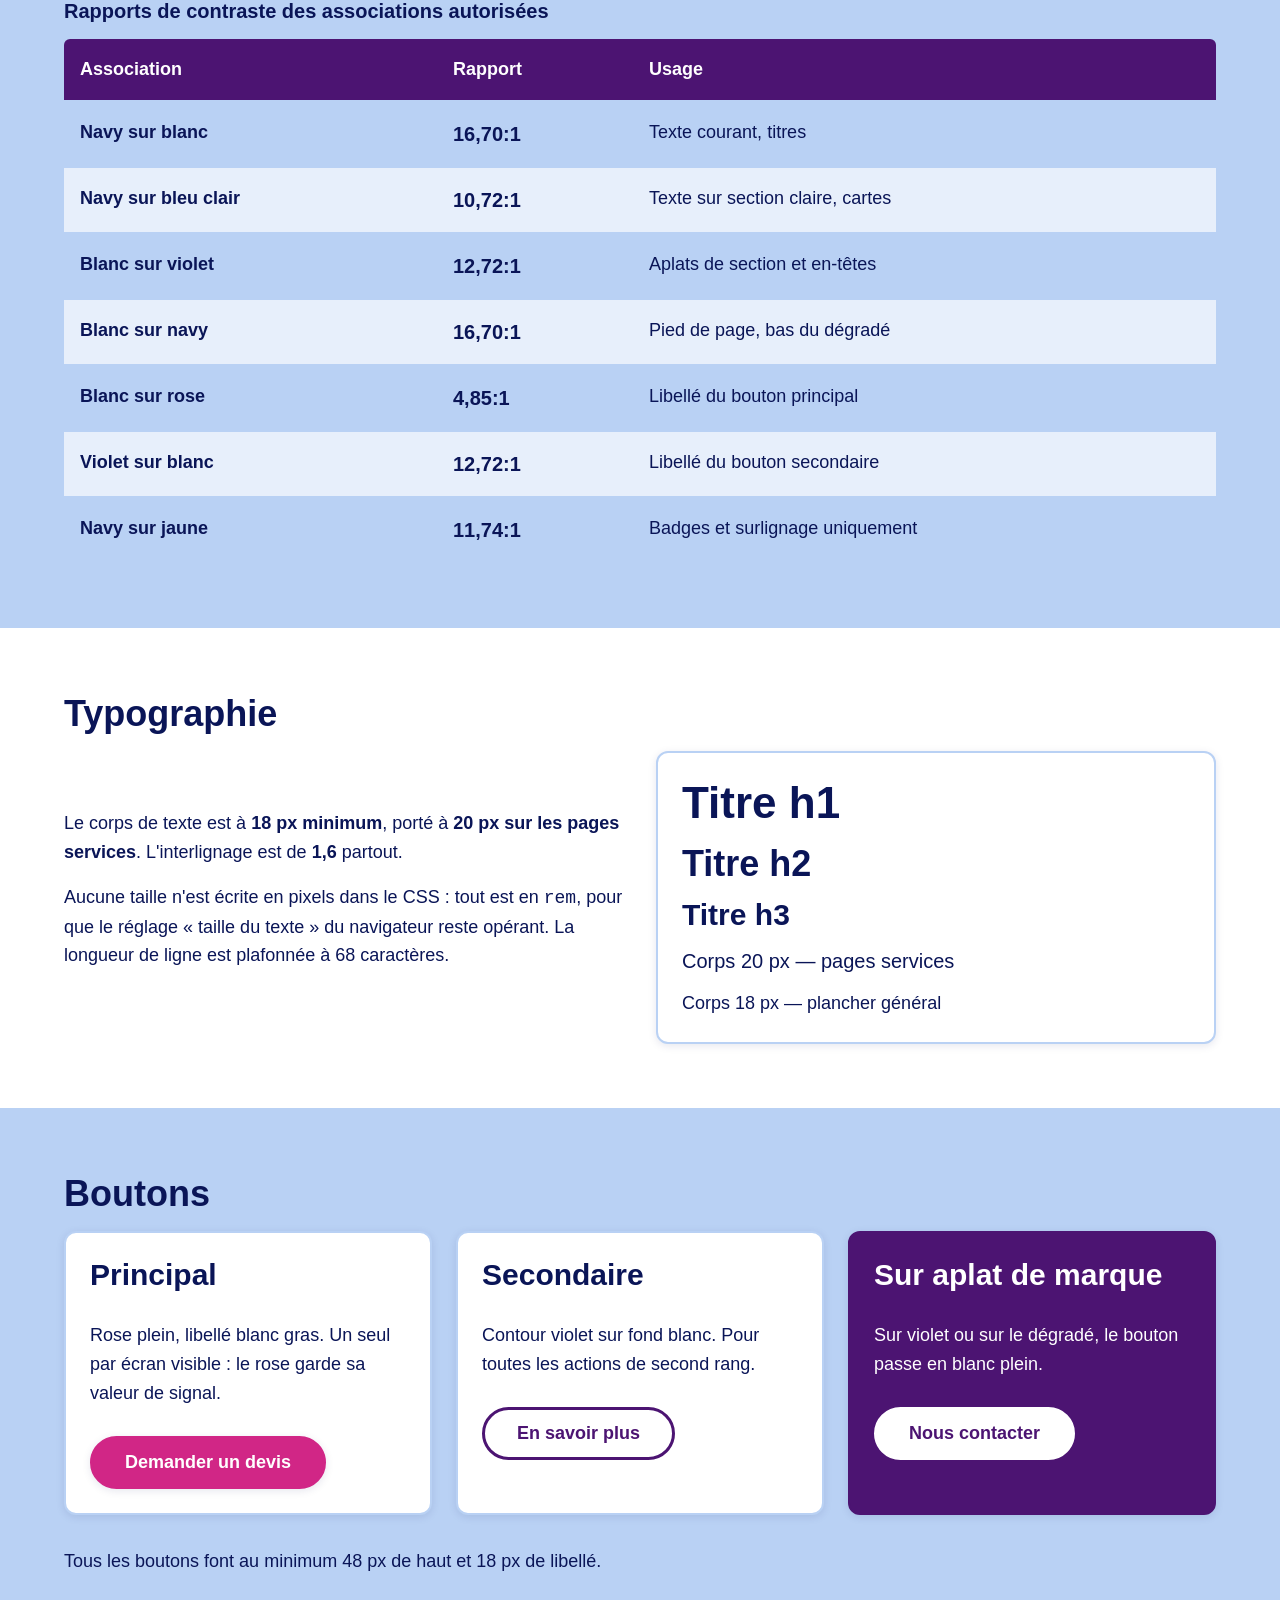
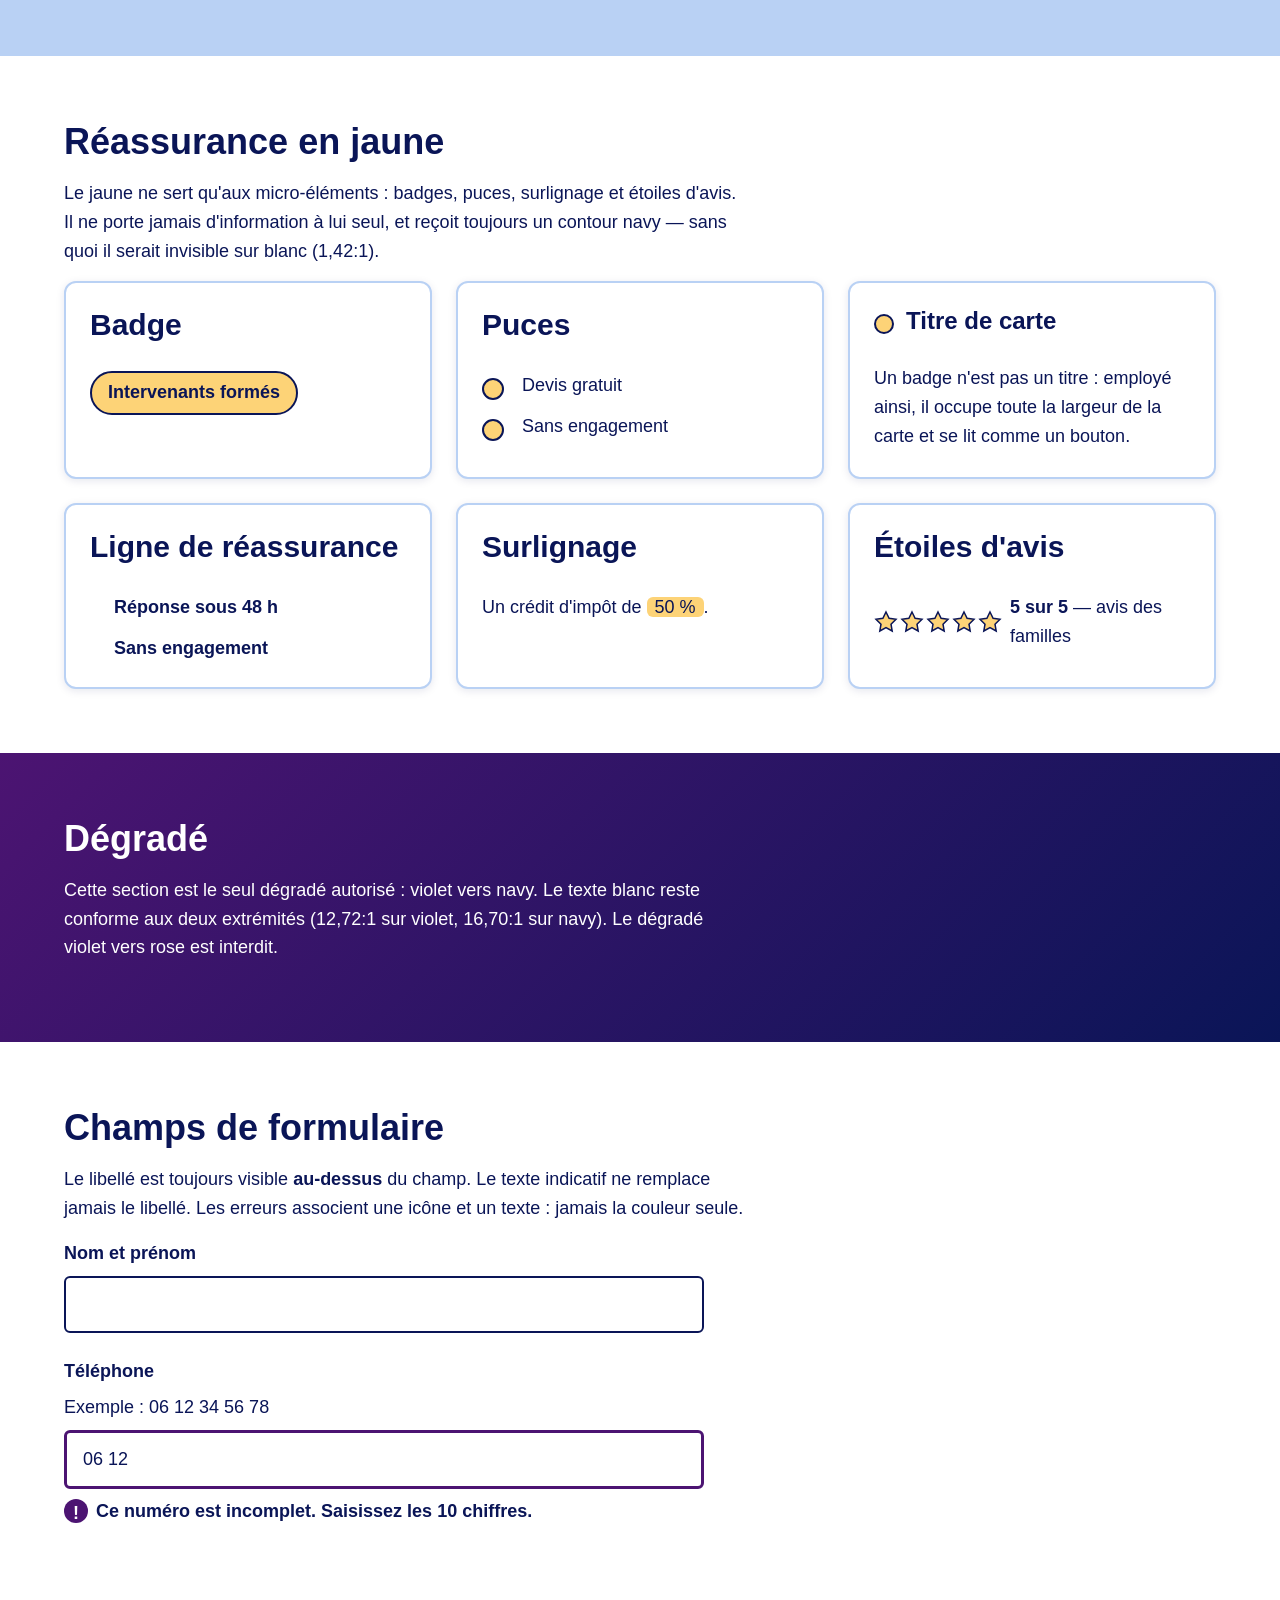
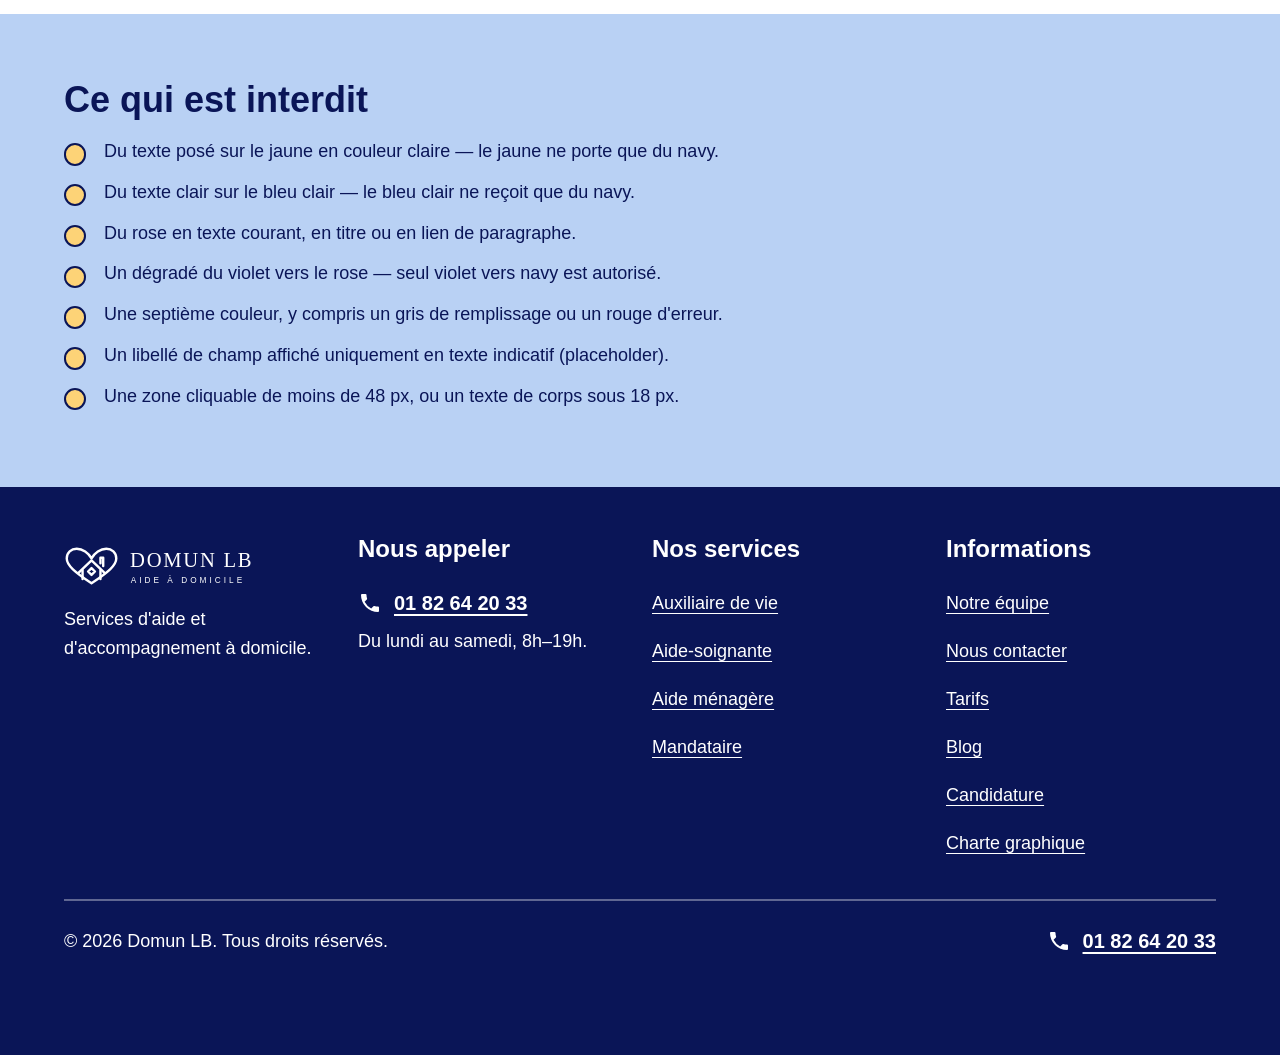
<file: charte.html>
<!DOCTYPE html>
<html lang="fr">
<head>
<meta charset="utf-8">
<meta name="viewport" content="width=device-width, initial-scale=1">
<title>Charte graphique et système de design | Domun LB</title>
<meta name="description" content="Référence du système de design Domun LB : palette, contrastes, typographie, composants et règles d'accessibilité.">
<link rel="stylesheet" href="assets/css/domun.css?v=77b17dba85">
</head>
<body>
<a class="lien-evitement" href="#contenu">Aller au contenu principal</a>

<header class="entete" data-entete>
  <div class="conteneur">
    <a class="entete__logo" href="index.html">
      <img src="assets/img/logo-domunlb-provisoire.svg?v=74313bd07a" alt="Domun LB, accueil" width="330" height="90">
    </a>
    <nav class="entete__nav" id="navigation-principale" data-nav
         aria-label="Navigation principale">
      <ul class="nav-liste">
          <li><a href="index.html">Accueil</a></li>
          <li class="nav-groupe"><button type="button" class="nav-groupe__bouton" data-sous-menu aria-expanded="false" aria-controls="sous-menu-services">Nos services<span class="nav-groupe__chevron" aria-hidden="true"></span></button><ul class="nav-groupe__liste" id="sous-menu-services" hidden><li><a href="services/auxiliaire-de-vie.html">Auxiliaire de vie</a></li><li><a href="services/aide-soignante.html">Aide-soignante</a></li><li><a href="services/aide-menagere.html">Aide ménagère</a></li><li><a href="services/mandataire.html">Mandataire</a></li></ul></li>
          <li><a href="equipe.html">Notre équipe</a></li>
          <li><a href="tarifs.html">Tarifs</a></li>
          <li><a href="blog.html">Blog</a></li>
          <li><a href="candidature.html">Candidature</a></li>
      </ul>
    </nav>
    <div class="entete__actions">
      <a class="bouton bouton--inverse entete__cta" href="contact.html"
         >
        Contactez-nous
      </a>
      <button class="bouton-menu" type="button" data-bouton-menu hidden
              aria-label="Menu" aria-expanded="false"
              aria-controls="navigation-principale">
        <span class="bouton-menu__barres" aria-hidden="true"></span>
        <span class="bouton-menu__texte">Menu</span>
      </button>
    </div>
  </div>
</header>
<main id="contenu">
<nav class="fil-ariane" aria-label="Fil d'Ariane"><div class="conteneur"><ol><li><a href="index.html">Accueil</a></li><li><span aria-current="page">Charte graphique</span></li></ol></div></nav>

<section class="section section--serree">
  <div class="conteneur entete-page">
    <h1>Charte graphique Domun LB</h1>
    <p class="chapo">Référence du système de design&nbsp;: palette, typographie,
      composants et règles d'accessibilité. Toute page du site doit pouvoir se
      construire avec les seuls éléments présentés ici.</p>
  </div>
</section>

<section class="section">
  <div class="conteneur">
    <h2>Palette</h2>
    <p>Six couleurs, aucune autre. Elles sont déclarées une seule fois, dans
      <code>assets/css/tokens.css</code>, et ne sont jamais écrites en dur
      ailleurs.</p>
    <div class="grille grille--4"><article class="carte">
      <span style="display:block;height:5rem;border-radius:var(--rayon-s);
                   border:2px solid var(--navy);background:#0a1557"></span>
      <h3><code>--navy</code></h3>
      <p><strong>#0a1557</strong></p>
      <p>Texte principal, titres, pied de page</p>
    </article><article class="carte">
      <span style="display:block;height:5rem;border-radius:var(--rayon-s);
                   border:2px solid var(--navy);background:#4c1472"></span>
      <h3><code>--violet</code></h3>
      <p><strong>#4c1472</strong></p>
      <p>Couleur de marque, aplats de section, icônes</p>
    </article><article class="carte">
      <span style="display:block;height:5rem;border-radius:var(--rayon-s);
                   border:2px solid var(--navy);background:#d12686"></span>
      <h3><code>--rose</code></h3>
      <p><strong>#d12686</strong></p>
      <p>Boutons d'action et accents, jamais en texte courant</p>
    </article><article class="carte">
      <span style="display:block;height:5rem;border-radius:var(--rayon-s);
                   border:2px solid var(--navy);background:#b9d1f4"></span>
      <h3><code>--bleu</code></h3>
      <p><strong>#b9d1f4</strong></p>
      <p>Fonds de section clairs, cartes, encadrés</p>
    </article><article class="carte">
      <span style="display:block;height:5rem;border-radius:var(--rayon-s);
                   border:2px solid var(--navy);background:#fdd377"></span>
      <h3><code>--jaune</code></h3>
      <p><strong>#fdd377</strong></p>
      <p>Badges, puces, surlignage, étoiles d'avis</p>
    </article><article class="carte">
      <span style="display:block;height:5rem;border-radius:var(--rayon-s);
                   border:2px solid var(--navy);background:#ffffff"></span>
      <h3><code>--blanc</code></h3>
      <p><strong>#ffffff</strong></p>
      <p>Fond de page</p>
    </article></div>
  </div>
</section>

<section class="section section--clair">
  <div class="conteneur">
    <h2>Contrastes vérifiés</h2>
    <p>Toutes les associations utilisées sur le site dépassent le seuil de
      4,5:1. La vérification est rejouable&nbsp;:
      <code>python3 outils/verifier-contrastes.py</code>.</p>
    <div class="tableau-enveloppe">
      <table class="tableau">
        <caption>Rapports de contraste des associations autorisées</caption>
        <thead><tr>
          <th scope="col">Association</th>
          <th scope="col">Rapport</th>
          <th scope="col">Usage</th>
        </tr></thead>
        <tbody><tr><th scope="row">Navy sur blanc</th><td class="tarif">16,70:1</td><td>Texte courant, titres</td></tr><tr><th scope="row">Navy sur bleu clair</th><td class="tarif">10,72:1</td><td>Texte sur section claire, cartes</td></tr><tr><th scope="row">Blanc sur violet</th><td class="tarif">12,72:1</td><td>Aplats de section et en-têtes</td></tr><tr><th scope="row">Blanc sur navy</th><td class="tarif">16,70:1</td><td>Pied de page, bas du dégradé</td></tr><tr><th scope="row">Blanc sur rose</th><td class="tarif">4,85:1</td><td>Libellé du bouton principal</td></tr><tr><th scope="row">Violet sur blanc</th><td class="tarif">12,72:1</td><td>Libellé du bouton secondaire</td></tr><tr><th scope="row">Navy sur jaune</th><td class="tarif">11,74:1</td><td>Badges et surlignage uniquement</td></tr></tbody>
      </table>
    </div>
  </div>
</section>

<section class="section">
  <div class="conteneur">
    <h2>Typographie</h2>
    <div class="duo">
      <div>
        <p>Le corps de texte est à <strong>18&nbsp;px minimum</strong>, porté à
          <strong>20&nbsp;px sur les pages services</strong>. L'interlignage est
          de <strong>1,6</strong> partout.</p>
        <p>Aucune taille n'est écrite en pixels dans le CSS&nbsp;: tout est en
          <code>rem</code>, pour que le réglage «&nbsp;taille du texte&nbsp;» du
          navigateur reste opérant. La longueur de ligne est plafonnée à 68
          caractères.</p>
      </div>
      <div class="carte">
        <p style="font-size:var(--texte-3xl);font-weight:700;line-height:1.2;margin:0">Titre h1</p>
        <p style="font-size:var(--texte-2xl);font-weight:700;line-height:1.2;margin:0">Titre h2</p>
        <p style="font-size:var(--texte-xl);font-weight:700;line-height:1.2;margin:0">Titre h3</p>
        <p style="font-size:var(--texte-m);margin:0">Corps 20&nbsp;px — pages services</p>
        <p style="font-size:var(--texte-s);margin:0">Corps 18&nbsp;px — plancher général</p>
      </div>
    </div>
  </div>
</section>

<section class="section section--clair">
  <div class="conteneur">
    <h2>Boutons</h2>
    <div class="grille">
      <div class="carte">
        <h3>Principal</h3>
        <p>Rose plein, libellé blanc gras. Un seul par écran visible&nbsp;: le
          rose garde sa valeur de signal.</p>
        <p><a class="bouton bouton--principal" href="#contenu">Demander un devis</a></p>
      </div>
      <div class="carte">
        <h3>Secondaire</h3>
        <p>Contour violet sur fond blanc. Pour toutes les actions de second
          rang.</p>
        <p><a class="bouton bouton--secondaire" href="#contenu">En savoir plus</a></p>
      </div>
      <div class="carte carte--marque">
        <h3>Sur aplat de marque</h3>
        <p>Sur violet ou sur le dégradé, le bouton passe en blanc plein.</p>
        <p><a class="bouton bouton--inverse" href="#contenu">Nous contacter</a></p>
      </div>
    </div>
    <p>Tous les boutons font au minimum 48&nbsp;px de haut et 18&nbsp;px de
      libellé.</p>
  </div>
</section>

<section class="section">
  <div class="conteneur">
    <h2>Réassurance en jaune</h2>
    <p>Le jaune ne sert qu'aux micro-éléments&nbsp;: badges, puces, surlignage et
      étoiles d'avis. Il ne porte jamais d'information à lui seul, et reçoit
      toujours un contour navy — sans quoi il serait invisible sur blanc
      (1,42:1).</p>
    <div class="grille">
      <div class="carte">
        <h3>Badge</h3>
        <p><span class="badge">Intervenants formés</span></p>
      </div>
      <div class="carte">
        <h3>Puces</h3>
        <ul class="liste-puces"><li>Devis gratuit</li><li>Sans engagement</li></ul>
      </div>
      <div class="carte">
        <h3 class="carte__titre">Titre de carte</h3>
        <p>Un badge n'est pas un titre&nbsp;: employé ainsi, il occupe toute la
          largeur de la carte et se lit comme un bouton.</p>
      </div>
      <div class="carte">
        <h3>Ligne de réassurance</h3>
        <ul class="reassurance">
          <li>Réponse sous 48&nbsp;h</li>
          <li>Sans engagement</li>
        </ul>
      </div>
      <div class="carte">
        <h3>Surlignage</h3>
        <p>Un crédit d'impôt de <span class="surligne">50&nbsp;%</span>.</p>
      </div>
      <div class="carte">
        <h3>Étoiles d'avis</h3>
        <p class="note"><span class="note__etoiles" aria-hidden="true"><svg viewBox="0 0 24 24" aria-hidden="true" focusable="false"><path d="m12 2 3.1 6.3 6.9 1-5 4.9 1.2 6.8-6.2-3.3-6.2 3.3L7 14.2l-5-4.9 6.9-1z"/></svg><svg viewBox="0 0 24 24" aria-hidden="true" focusable="false"><path d="m12 2 3.1 6.3 6.9 1-5 4.9 1.2 6.8-6.2-3.3-6.2 3.3L7 14.2l-5-4.9 6.9-1z"/></svg><svg viewBox="0 0 24 24" aria-hidden="true" focusable="false"><path d="m12 2 3.1 6.3 6.9 1-5 4.9 1.2 6.8-6.2-3.3-6.2 3.3L7 14.2l-5-4.9 6.9-1z"/></svg><svg viewBox="0 0 24 24" aria-hidden="true" focusable="false"><path d="m12 2 3.1 6.3 6.9 1-5 4.9 1.2 6.8-6.2-3.3-6.2 3.3L7 14.2l-5-4.9 6.9-1z"/></svg><svg viewBox="0 0 24 24" aria-hidden="true" focusable="false"><path d="m12 2 3.1 6.3 6.9 1-5 4.9 1.2 6.8-6.2-3.3-6.2 3.3L7 14.2l-5-4.9 6.9-1z"/></svg></span><span><strong>5 sur 5</strong> — avis des familles</span></p>
      </div>
    </div>
  </div>
</section>

<section class="section section--degrade">
  <div class="conteneur">
    <h2>Dégradé</h2>
    <p>Cette section est le seul dégradé autorisé&nbsp;: violet vers navy. Le
      texte blanc reste conforme aux deux extrémités (12,72:1 sur violet,
      16,70:1 sur navy). Le dégradé violet vers rose est interdit.</p>
  </div>
</section>

<section class="section">
  <div class="conteneur">
    <h2>Champs de formulaire</h2>
    <p>Le libellé est toujours visible <strong>au-dessus</strong> du champ. Le
      texte indicatif ne remplace jamais le libellé. Les erreurs associent une
      icône et un texte&nbsp;: jamais la couleur seule.</p>
    <form class="formulaire" action="#" onsubmit="return false">
      <div class="champ">
        <label class="champ__libelle" for="demo-nom">Nom et prénom</label>
        <input type="text" id="demo-nom" name="demo-nom" autocomplete="name">
      </div>
      <div class="champ champ--erreur">
        <label class="champ__libelle" for="demo-tel">Téléphone</label>
        <span class="champ__aide" id="demo-aide">Exemple&nbsp;: 06 12 34 56 78</span>
        <input type="tel" id="demo-tel" name="demo-tel"
               aria-describedby="demo-aide demo-erreur" aria-invalid="true" value="06 12">
        <p class="champ__erreur" id="demo-erreur">
          Ce numéro est incomplet. Saisissez les 10 chiffres.
        </p>
      </div>
    </form>
  </div>
</section>

<section class="section section--clair">
  <div class="conteneur">
    <h2>Ce qui est interdit</h2>
    <ul class="liste-puces"><li>Du texte posé sur le jaune en couleur claire — le jaune ne porte que du navy.</li><li>Du texte clair sur le bleu clair — le bleu clair ne reçoit que du navy.</li><li>Du rose en texte courant, en titre ou en lien de paragraphe.</li><li>Un dégradé du violet vers le rose — seul violet vers navy est autorisé.</li><li>Une septième couleur, y compris un gris de remplissage ou un rouge d'erreur.</li><li>Un libellé de champ affiché uniquement en texte indicatif (placeholder).</li><li>Une zone cliquable de moins de 48 px, ou un texte de corps sous 18 px.</li></ul>
  </div>
</section>
</main>
<footer class="pied">
  <div class="conteneur">
    <div class="grille grille--4">
      <div>
        <span class="pied__logo"><img src="assets/img/logo-domunlb-provisoire.svg?v=74313bd07a" alt="Domun LB" width="330" height="90"></span>
        <p>Services d'aide et d'accompagnement à domicile.</p>
      </div>
      <div>
        <h2>Nous appeler</h2>
        <a class="tel" href="tel:+33182642033"><svg class="tel__icone" viewBox="0 0 24 24" aria-hidden="true" focusable="false"><path d="M6.6 10.8a15.1 15.1 0 0 0 6.6 6.6l2.2-2.2a1 1 0 0 1 1-.24 11.4 11.4 0 0 0 3.6.58 1 1 0 0 1 1 1V20a1 1 0 0 1-1 1A17 17 0 0 1 3 4a1 1 0 0 1 1-1h3.5a1 1 0 0 1 1 1 11.4 11.4 0 0 0 .58 3.6 1 1 0 0 1-.25 1z"/></svg><span class="visuellement-cache">Appeler Domun LB au </span><span class="tel__numero">01 82 64 20 33</span></a>
        <p>Du lundi au samedi, 8h–19h.</p>
      </div>
      <div>
        <h2>Nos services</h2>
        <ul><li><a href="services/auxiliaire-de-vie.html">Auxiliaire de vie</a></li><li><a href="services/aide-soignante.html">Aide-soignante</a></li><li><a href="services/aide-menagere.html">Aide ménagère</a></li><li><a href="services/mandataire.html">Mandataire</a></li></ul>
      </div>
      <div>
        <h2>Informations</h2>
        <ul>
          <li><a href="equipe.html">Notre équipe</a></li>
          <li><a href="contact.html">Nous contacter</a></li>
          <li><a href="tarifs.html">Tarifs</a></li>
          <li><a href="blog.html">Blog</a></li>
          <li><a href="candidature.html">Candidature</a></li>
          <li><a href="charte.html">Charte graphique</a></li>
        </ul>
      </div>
    </div>
    <div class="pied__bas">
      <p>© 2026 Domun LB. Tous droits réservés.</p>
      <a class="tel" href="tel:+33182642033"><svg class="tel__icone" viewBox="0 0 24 24" aria-hidden="true" focusable="false"><path d="M6.6 10.8a15.1 15.1 0 0 0 6.6 6.6l2.2-2.2a1 1 0 0 1 1-.24 11.4 11.4 0 0 0 3.6.58 1 1 0 0 1 1 1V20a1 1 0 0 1-1 1A17 17 0 0 1 3 4a1 1 0 0 1 1-1h3.5a1 1 0 0 1 1 1 11.4 11.4 0 0 0 .58 3.6 1 1 0 0 1-.25 1z"/></svg><span class="visuellement-cache">Appeler Domun LB au </span><span class="tel__numero">01 82 64 20 33</span></a>
    </div>
  </div>
</footer>
<div class="chat" data-chat data-prefixe="">
  <button class="chat__lanceur" type="button" data-chat-ouvrir hidden
          aria-expanded="false" aria-controls="chat-panneau">
    <span class="chat__icone"><svg viewBox="0 0 24 24" aria-hidden="true" focusable="false"><path d="M12 3c5 0 9 3.1 9 7s-4 7-9 7a11 11 0 0 1-2.6-.3L5 19l.9-3.3A7.6 7.6 0 0 1 3 10c0-3.9 4-7 9-7z"/></svg></span>
    <span>Poser une question</span>
  </button>

  <div class="chat__panneau" id="chat-panneau" role="dialog"
       aria-labelledby="chat-titre" hidden>
    <div class="chat__entete">
      <h2 class="chat__titre" id="chat-titre" tabindex="-1">Assistant Domun LB</h2>
      <button class="chat__fermer" type="button" data-chat-fermer>
        <span class="visuellement-cache">Fermer la discussion</span>
        <span aria-hidden="true">✕</span>
      </button>
    </div>
    <div class="chat__corps" data-chat-corps>
      <div class="chat__fil" data-chat-fil role="log" aria-live="polite"></div>
      <div class="chat__choix" data-chat-choix></div>
    </div>
    <p class="chat__pied">
      Vous préférez parler à quelqu'un&nbsp;?
      <a class="tel" href="tel:+33182642033"><svg class="tel__icone" viewBox="0 0 24 24" aria-hidden="true" focusable="false"><path d="M6.6 10.8a15.1 15.1 0 0 0 6.6 6.6l2.2-2.2a1 1 0 0 1 1-.24 11.4 11.4 0 0 0 3.6.58 1 1 0 0 1 1 1V20a1 1 0 0 1-1 1A17 17 0 0 1 3 4a1 1 0 0 1 1-1h3.5a1 1 0 0 1 1 1 11.4 11.4 0 0 0 .58 3.6 1 1 0 0 1-.25 1z"/></svg><span class="visuellement-cache">Appeler Domun LB au </span><span class="tel__numero">01 82 64 20 33</span></a>
    </p>
  </div>
</div>
<script src="assets/js/navigation.js?v=77b17dba85" defer></script>
<script src="assets/js/chat.js?v=77b17dba85" defer></script>
</body>
</html>
</file>
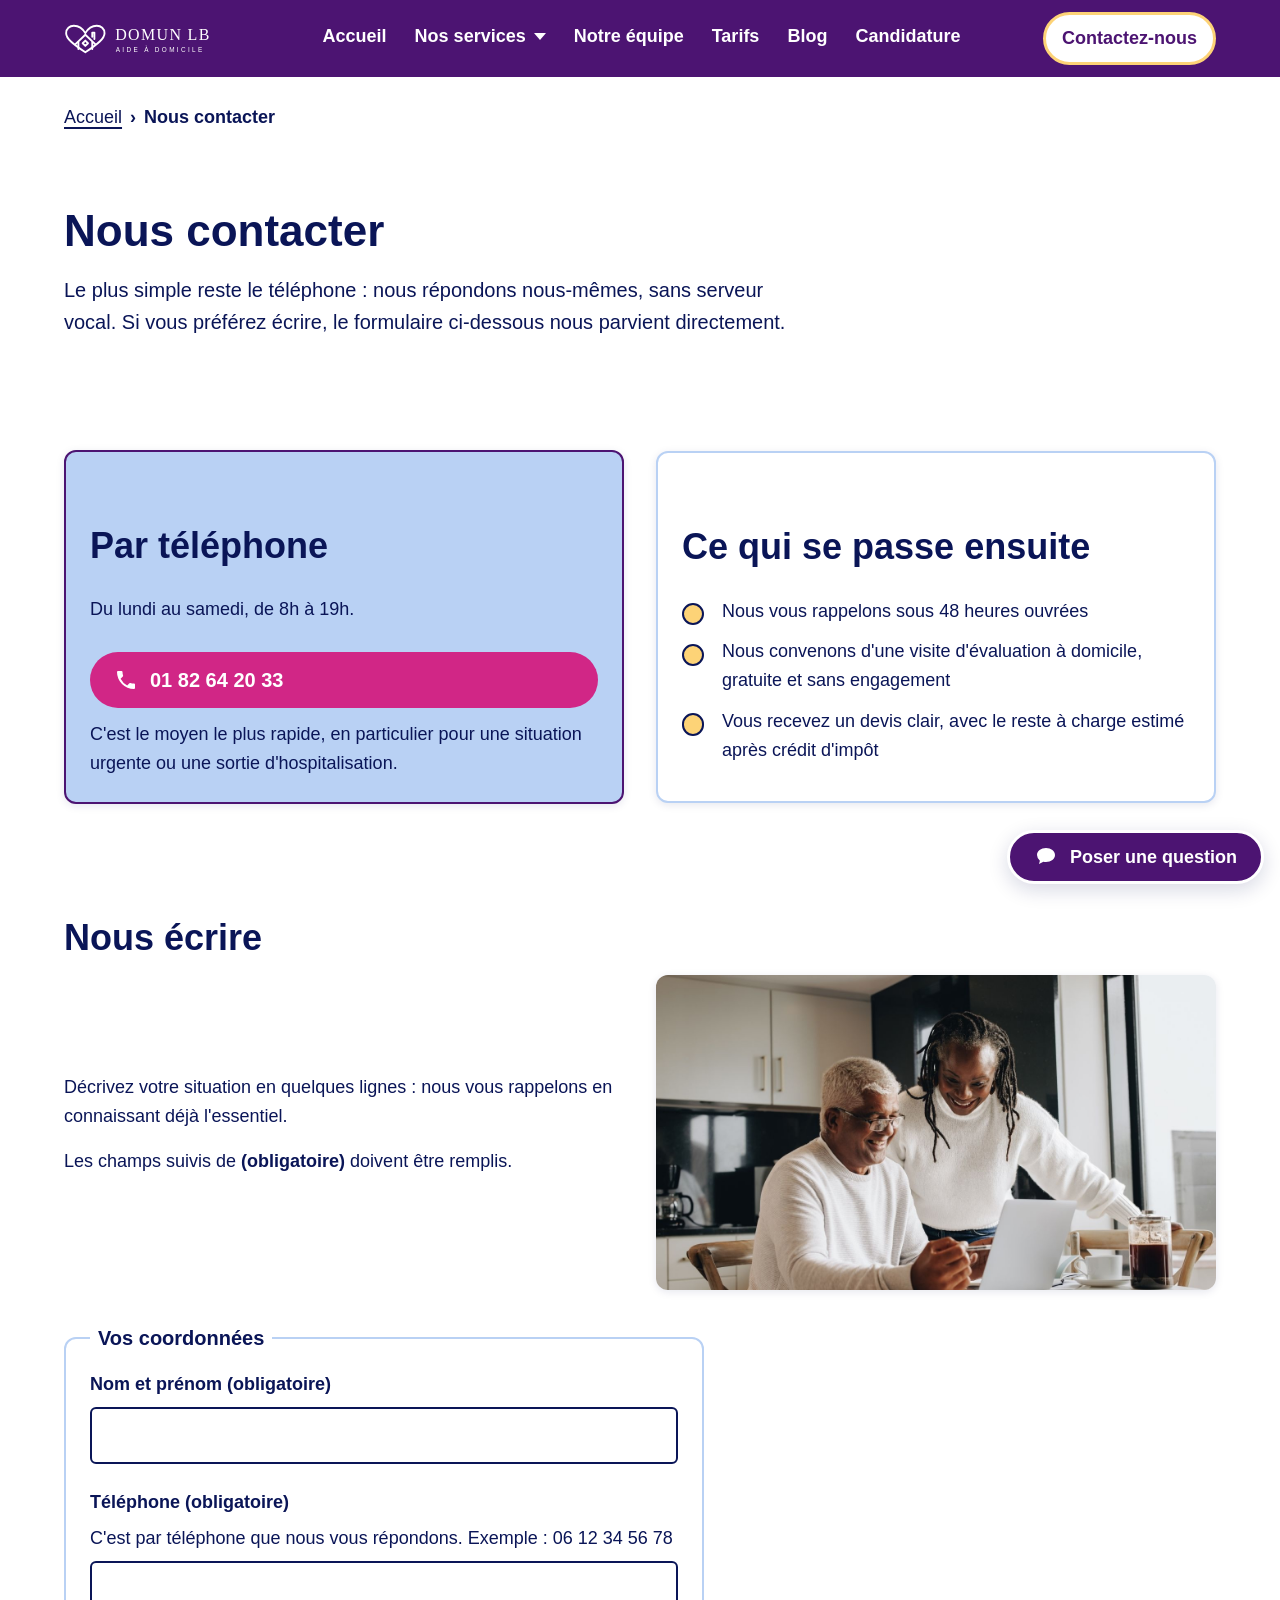
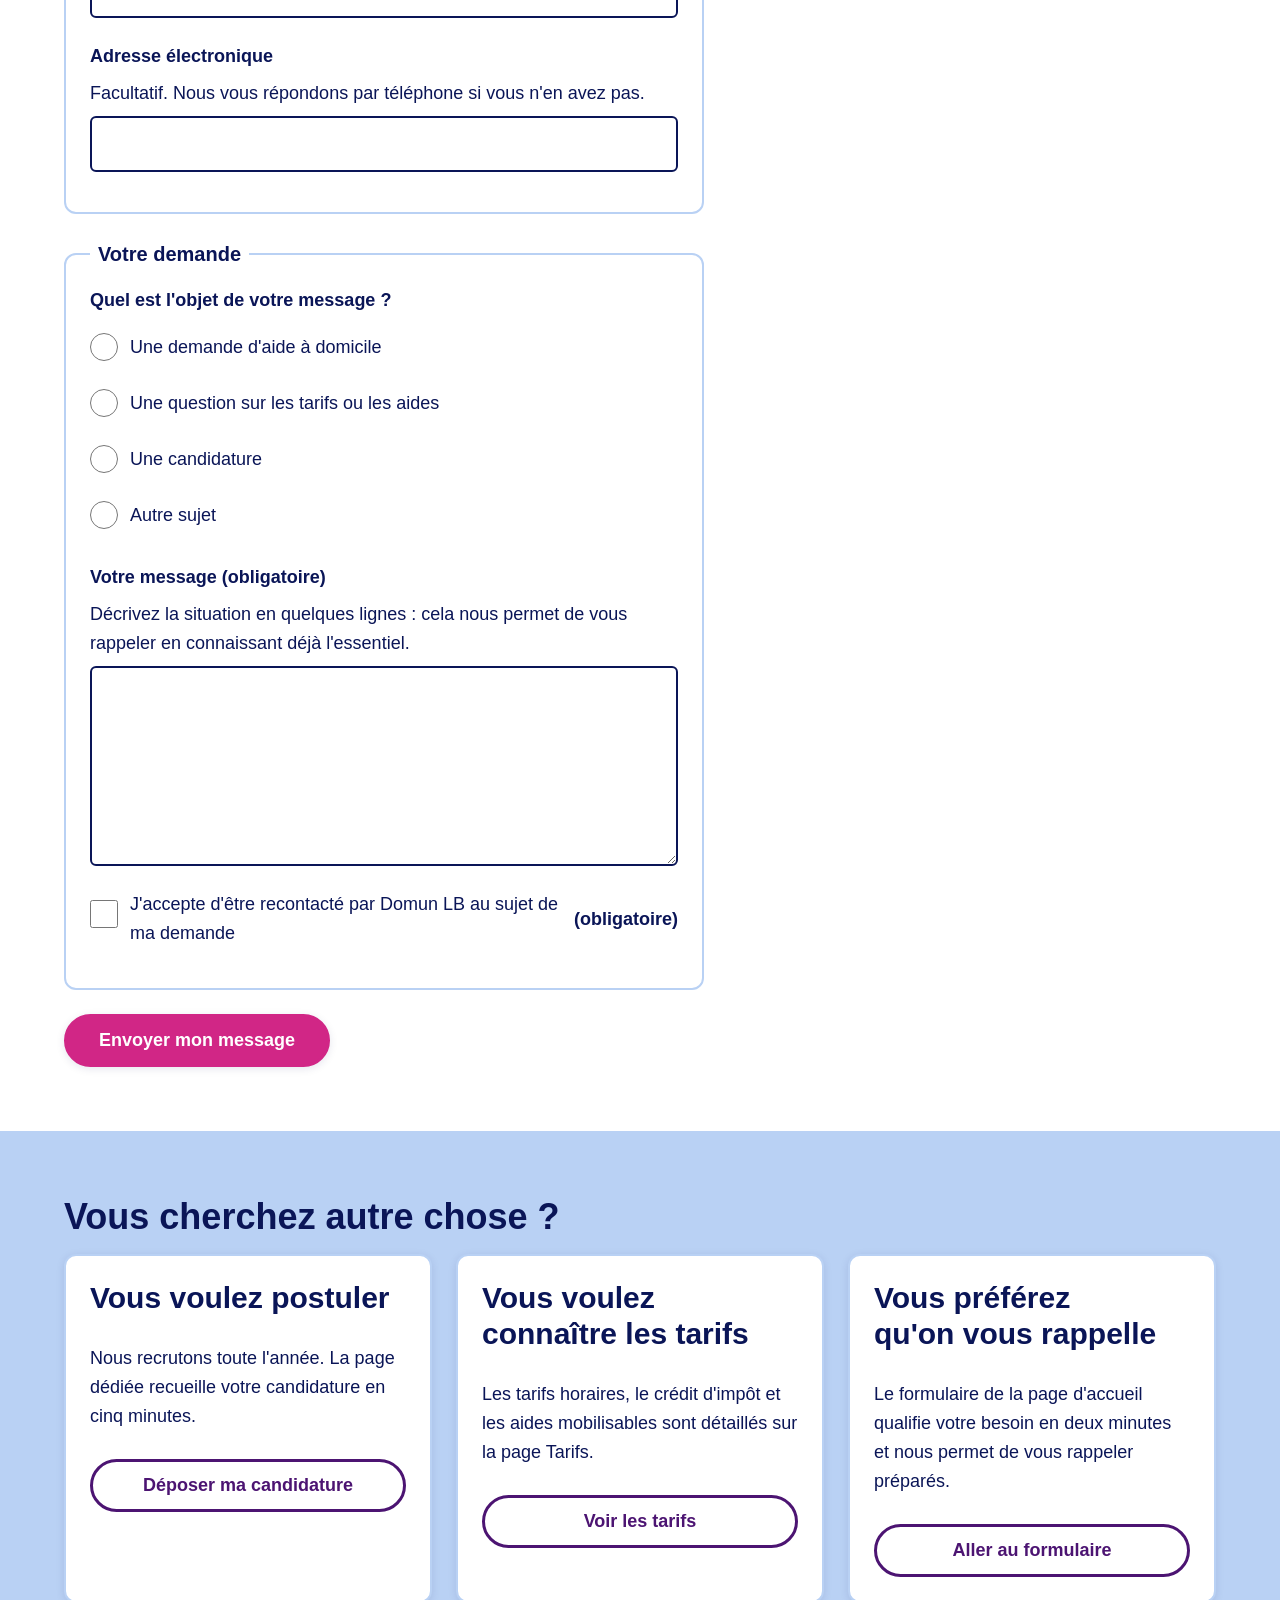
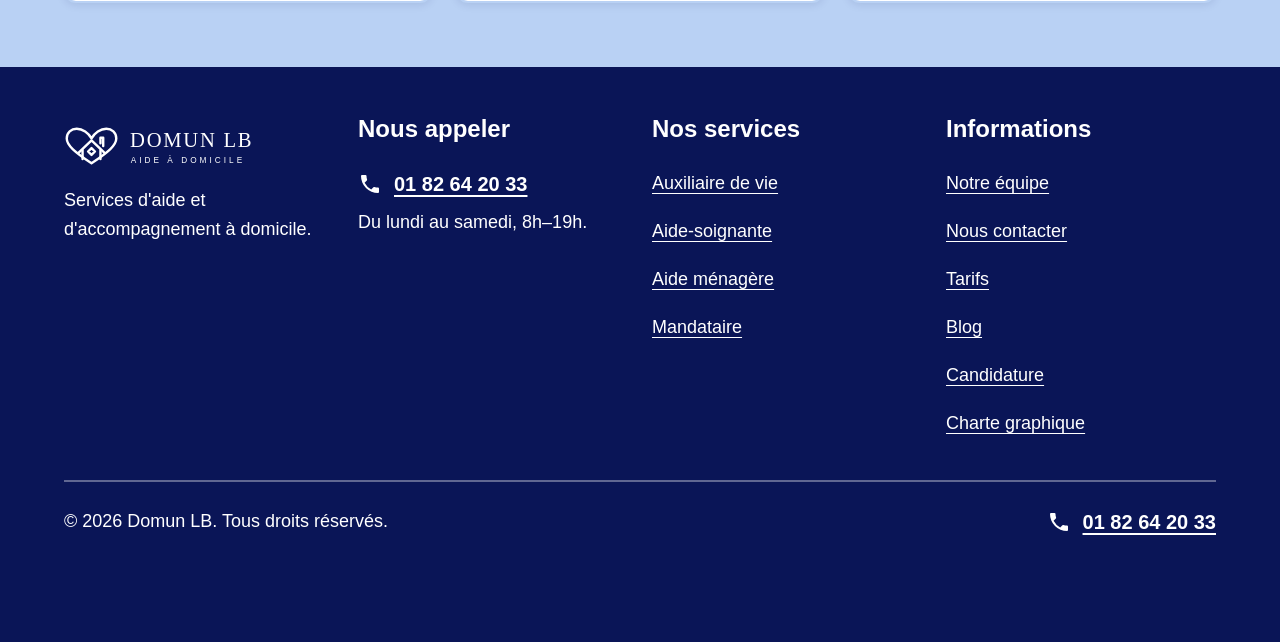
<file: contact.html>
<!DOCTYPE html>
<html lang="fr">
<head>
<meta charset="utf-8">
<meta name="viewport" content="width=device-width, initial-scale=1">
<title>Nous contacter | Domun LB</title>
<meta name="description" content="Contacter Domun LB : par téléphone au 01 82 64 20 33 du lundi au samedi 8h–19h, ou par formulaire.">
<link rel="stylesheet" href="assets/css/domun.css?v=77b17dba85">
</head>
<body>
<a class="lien-evitement" href="#contenu">Aller au contenu principal</a>

<header class="entete" data-entete>
  <div class="conteneur">
    <a class="entete__logo" href="index.html">
      <img src="assets/img/logo-domunlb-provisoire.svg?v=74313bd07a" alt="Domun LB, accueil" width="330" height="90">
    </a>
    <nav class="entete__nav" id="navigation-principale" data-nav
         aria-label="Navigation principale">
      <ul class="nav-liste">
          <li><a href="index.html">Accueil</a></li>
          <li class="nav-groupe"><button type="button" class="nav-groupe__bouton" data-sous-menu aria-expanded="false" aria-controls="sous-menu-services">Nos services<span class="nav-groupe__chevron" aria-hidden="true"></span></button><ul class="nav-groupe__liste" id="sous-menu-services" hidden><li><a href="services/auxiliaire-de-vie.html">Auxiliaire de vie</a></li><li><a href="services/aide-soignante.html">Aide-soignante</a></li><li><a href="services/aide-menagere.html">Aide ménagère</a></li><li><a href="services/mandataire.html">Mandataire</a></li></ul></li>
          <li><a href="equipe.html">Notre équipe</a></li>
          <li><a href="tarifs.html">Tarifs</a></li>
          <li><a href="blog.html">Blog</a></li>
          <li><a href="candidature.html">Candidature</a></li>
      </ul>
    </nav>
    <div class="entete__actions">
      <a class="bouton bouton--inverse entete__cta" href="contact.html"
         aria-current="page">
        Contactez-nous
      </a>
      <button class="bouton-menu" type="button" data-bouton-menu hidden
              aria-label="Menu" aria-expanded="false"
              aria-controls="navigation-principale">
        <span class="bouton-menu__barres" aria-hidden="true"></span>
        <span class="bouton-menu__texte">Menu</span>
      </button>
    </div>
  </div>
</header>
<main id="contenu">
<nav class="fil-ariane" aria-label="Fil d'Ariane"><div class="conteneur"><ol><li><a href="index.html">Accueil</a></li><li><span aria-current="page">Nous contacter</span></li></ol></div></nav>

<section class="section section--serree">
  <div class="conteneur entete-page">
    <h1>Nous contacter</h1>
    <p class="chapo">Le plus simple reste le téléphone&nbsp;: nous répondons
      nous-mêmes, sans serveur vocal. Si vous préférez écrire, le formulaire
      ci-dessous nous parvient directement.</p>
  </div>
</section>

<section class="section section--serree">
  <div class="conteneur">
    <div class="duo">
      <div class="carte carte--clair">
        <h2>Par téléphone</h2>
        <p>Du lundi au samedi, de 8h à 19h.</p>
        <a class="tel tel--bouton" href="tel:+33182642033"><svg class="tel__icone" viewBox="0 0 24 24" aria-hidden="true" focusable="false"><path d="M6.6 10.8a15.1 15.1 0 0 0 6.6 6.6l2.2-2.2a1 1 0 0 1 1-.24 11.4 11.4 0 0 0 3.6.58 1 1 0 0 1 1 1V20a1 1 0 0 1-1 1A17 17 0 0 1 3 4a1 1 0 0 1 1-1h3.5a1 1 0 0 1 1 1 11.4 11.4 0 0 0 .58 3.6 1 1 0 0 1-.25 1z"/></svg><span class="visuellement-cache">Nous appeler au </span><span class="tel__numero">01 82 64 20 33</span></a>
        <p>C'est le moyen le plus rapide, en particulier pour une situation
          urgente ou une sortie d'hospitalisation.</p>
      </div>
      <div class="carte">
        <h2>Ce qui se passe ensuite</h2>
        <ul class="liste-puces">
          <li>Nous vous rappelons sous 48&nbsp;heures ouvrées</li>
          <li>Nous convenons d'une visite d'évaluation à domicile, gratuite
            et sans engagement</li>
          <li>Vous recevez un devis clair, avec le reste à charge estimé après
            crédit d'impôt</li>
        </ul>
      </div>
    </div>
  </div>
</section>

<section class="section">
  <div class="conteneur">
    <h2>Nous écrire</h2>
    <div class="duo">
      <div>
        <p>Décrivez votre situation en quelques lignes&nbsp;: nous vous
          rappelons en connaissant déjà l'essentiel.</p>
        <p>Les champs suivis de
          <span class="champ__obligatoire">(obligatoire)</span> doivent être
          remplis.</p>
      </div>
      <figure class="media"><img src="assets/img/contact.jpg?v=60e26f9306" alt="Un couple consulte un ordinateur portable dans sa cuisine, en souriant." width="1366" height="768" loading="lazy" decoding="async"></figure>
    </div>

    <form class="formulaire" action="#" method="post" novalidate>
      <fieldset>
        <legend>Vos coordonnées</legend>
        <div class="champ">
          <label class="champ__libelle" for="contact-nom">
            Nom et prénom <span class="champ__obligatoire">(obligatoire)</span>
          </label>
          <input type="text" id="contact-nom" name="nom" required autocomplete="name">
        </div>
        <div class="champ">
          <label class="champ__libelle" for="contact-tel">
            Téléphone <span class="champ__obligatoire">(obligatoire)</span>
          </label>
          <span class="champ__aide" id="contact-aide-tel">
            C'est par téléphone que nous vous répondons.
            Exemple&nbsp;: 06 12 34 56 78
          </span>
          <input type="tel" id="contact-tel" name="telephone" required
                 autocomplete="tel" aria-describedby="contact-aide-tel">
        </div>
        <div class="champ">
          <label class="champ__libelle" for="contact-courriel">Adresse électronique</label>
          <span class="champ__aide" id="contact-aide-courriel">
            Facultatif. Nous vous répondons par téléphone si vous n'en avez pas.
          </span>
          <input type="email" id="contact-courriel" name="courriel"
                 autocomplete="email" aria-describedby="contact-aide-courriel">
        </div>
      </fieldset>

      <fieldset>
        <legend>Votre demande</legend>
        <div class="champ">
          <p class="champ__libelle" id="libelle-objet">Quel est l'objet de votre message&nbsp;?</p>
          <div role="radiogroup" aria-labelledby="libelle-objet"><div class="choix"><input type="radio" id="objet-0" name="objet" value="Une demande d'aide à domicile"><label for="objet-0">Une demande d'aide à domicile</label></div><div class="choix"><input type="radio" id="objet-1" name="objet" value="Une question sur les tarifs ou les aides"><label for="objet-1">Une question sur les tarifs ou les aides</label></div><div class="choix"><input type="radio" id="objet-2" name="objet" value="Une candidature"><label for="objet-2">Une candidature</label></div><div class="choix"><input type="radio" id="objet-3" name="objet" value="Autre sujet"><label for="objet-3">Autre sujet</label></div></div>
        </div>
        <div class="champ">
          <label class="champ__libelle" for="contact-message">
            Votre message <span class="champ__obligatoire">(obligatoire)</span>
          </label>
          <span class="champ__aide" id="contact-aide-message">
            Décrivez la situation en quelques lignes&nbsp;: cela nous permet de
            vous rappeler en connaissant déjà l'essentiel.
          </span>
          <textarea id="contact-message" name="message" rows="6" required
                    aria-describedby="contact-aide-message"></textarea>
        </div>
        <div class="champ">
          <div class="choix">
            <input type="checkbox" id="contact-consentement" name="consentement"
                   value="oui" required>
            <label for="contact-consentement">
              J'accepte d'être recontacté par Domun LB au sujet de ma demande
              <span class="champ__obligatoire">(obligatoire)</span>
            </label>
          </div>
        </div>
      </fieldset>

      <button class="bouton bouton--principal bouton--large" type="submit">
        Envoyer mon message
      </button>
    </form>
  </div>
</section>

<section class="section section--clair">
  <div class="conteneur">
    <h2>Vous cherchez autre chose&nbsp;?</h2>
    <div class="grille">
      <div class="carte">
        <h3>Vous voulez postuler</h3>
        <p>Nous recrutons toute l'année. La page dédiée recueille votre
          candidature en cinq minutes.</p>
        <a class="bouton bouton--secondaire" href="candidature.html">Déposer ma candidature</a>
      </div>
      <div class="carte">
        <h3>Vous voulez connaître les tarifs</h3>
        <p>Les tarifs horaires, le crédit d'impôt et les aides mobilisables
          sont détaillés sur la page Tarifs.</p>
        <a class="bouton bouton--secondaire" href="tarifs.html">Voir les tarifs</a>
      </div>
      <div class="carte">
        <h3>Vous préférez qu'on vous rappelle</h3>
        <p>Le formulaire de la page d'accueil qualifie votre besoin en deux
          minutes et nous permet de vous rappeler préparés.</p>
        <a class="bouton bouton--secondaire" href="index.html">Aller au formulaire</a>
      </div>
    </div>
  </div>
</section>
</main>
<footer class="pied">
  <div class="conteneur">
    <div class="grille grille--4">
      <div>
        <span class="pied__logo"><img src="assets/img/logo-domunlb-provisoire.svg?v=74313bd07a" alt="Domun LB" width="330" height="90"></span>
        <p>Services d'aide et d'accompagnement à domicile.</p>
      </div>
      <div>
        <h2>Nous appeler</h2>
        <a class="tel" href="tel:+33182642033"><svg class="tel__icone" viewBox="0 0 24 24" aria-hidden="true" focusable="false"><path d="M6.6 10.8a15.1 15.1 0 0 0 6.6 6.6l2.2-2.2a1 1 0 0 1 1-.24 11.4 11.4 0 0 0 3.6.58 1 1 0 0 1 1 1V20a1 1 0 0 1-1 1A17 17 0 0 1 3 4a1 1 0 0 1 1-1h3.5a1 1 0 0 1 1 1 11.4 11.4 0 0 0 .58 3.6 1 1 0 0 1-.25 1z"/></svg><span class="visuellement-cache">Appeler Domun LB au </span><span class="tel__numero">01 82 64 20 33</span></a>
        <p>Du lundi au samedi, 8h–19h.</p>
      </div>
      <div>
        <h2>Nos services</h2>
        <ul><li><a href="services/auxiliaire-de-vie.html">Auxiliaire de vie</a></li><li><a href="services/aide-soignante.html">Aide-soignante</a></li><li><a href="services/aide-menagere.html">Aide ménagère</a></li><li><a href="services/mandataire.html">Mandataire</a></li></ul>
      </div>
      <div>
        <h2>Informations</h2>
        <ul>
          <li><a href="equipe.html">Notre équipe</a></li>
          <li><a href="contact.html">Nous contacter</a></li>
          <li><a href="tarifs.html">Tarifs</a></li>
          <li><a href="blog.html">Blog</a></li>
          <li><a href="candidature.html">Candidature</a></li>
          <li><a href="charte.html">Charte graphique</a></li>
        </ul>
      </div>
    </div>
    <div class="pied__bas">
      <p>© 2026 Domun LB. Tous droits réservés.</p>
      <a class="tel" href="tel:+33182642033"><svg class="tel__icone" viewBox="0 0 24 24" aria-hidden="true" focusable="false"><path d="M6.6 10.8a15.1 15.1 0 0 0 6.6 6.6l2.2-2.2a1 1 0 0 1 1-.24 11.4 11.4 0 0 0 3.6.58 1 1 0 0 1 1 1V20a1 1 0 0 1-1 1A17 17 0 0 1 3 4a1 1 0 0 1 1-1h3.5a1 1 0 0 1 1 1 11.4 11.4 0 0 0 .58 3.6 1 1 0 0 1-.25 1z"/></svg><span class="visuellement-cache">Appeler Domun LB au </span><span class="tel__numero">01 82 64 20 33</span></a>
    </div>
  </div>
</footer>
<div class="chat" data-chat data-prefixe="">
  <button class="chat__lanceur" type="button" data-chat-ouvrir hidden
          aria-expanded="false" aria-controls="chat-panneau">
    <span class="chat__icone"><svg viewBox="0 0 24 24" aria-hidden="true" focusable="false"><path d="M12 3c5 0 9 3.1 9 7s-4 7-9 7a11 11 0 0 1-2.6-.3L5 19l.9-3.3A7.6 7.6 0 0 1 3 10c0-3.9 4-7 9-7z"/></svg></span>
    <span>Poser une question</span>
  </button>

  <div class="chat__panneau" id="chat-panneau" role="dialog"
       aria-labelledby="chat-titre" hidden>
    <div class="chat__entete">
      <h2 class="chat__titre" id="chat-titre" tabindex="-1">Assistant Domun LB</h2>
      <button class="chat__fermer" type="button" data-chat-fermer>
        <span class="visuellement-cache">Fermer la discussion</span>
        <span aria-hidden="true">✕</span>
      </button>
    </div>
    <div class="chat__corps" data-chat-corps>
      <div class="chat__fil" data-chat-fil role="log" aria-live="polite"></div>
      <div class="chat__choix" data-chat-choix></div>
    </div>
    <p class="chat__pied">
      Vous préférez parler à quelqu'un&nbsp;?
      <a class="tel" href="tel:+33182642033"><svg class="tel__icone" viewBox="0 0 24 24" aria-hidden="true" focusable="false"><path d="M6.6 10.8a15.1 15.1 0 0 0 6.6 6.6l2.2-2.2a1 1 0 0 1 1-.24 11.4 11.4 0 0 0 3.6.58 1 1 0 0 1 1 1V20a1 1 0 0 1-1 1A17 17 0 0 1 3 4a1 1 0 0 1 1-1h3.5a1 1 0 0 1 1 1 11.4 11.4 0 0 0 .58 3.6 1 1 0 0 1-.25 1z"/></svg><span class="visuellement-cache">Appeler Domun LB au </span><span class="tel__numero">01 82 64 20 33</span></a>
    </p>
  </div>
</div>
<script src="assets/js/navigation.js?v=77b17dba85" defer></script>
<script src="assets/js/chat.js?v=77b17dba85" defer></script>
</body>
</html>
</file>
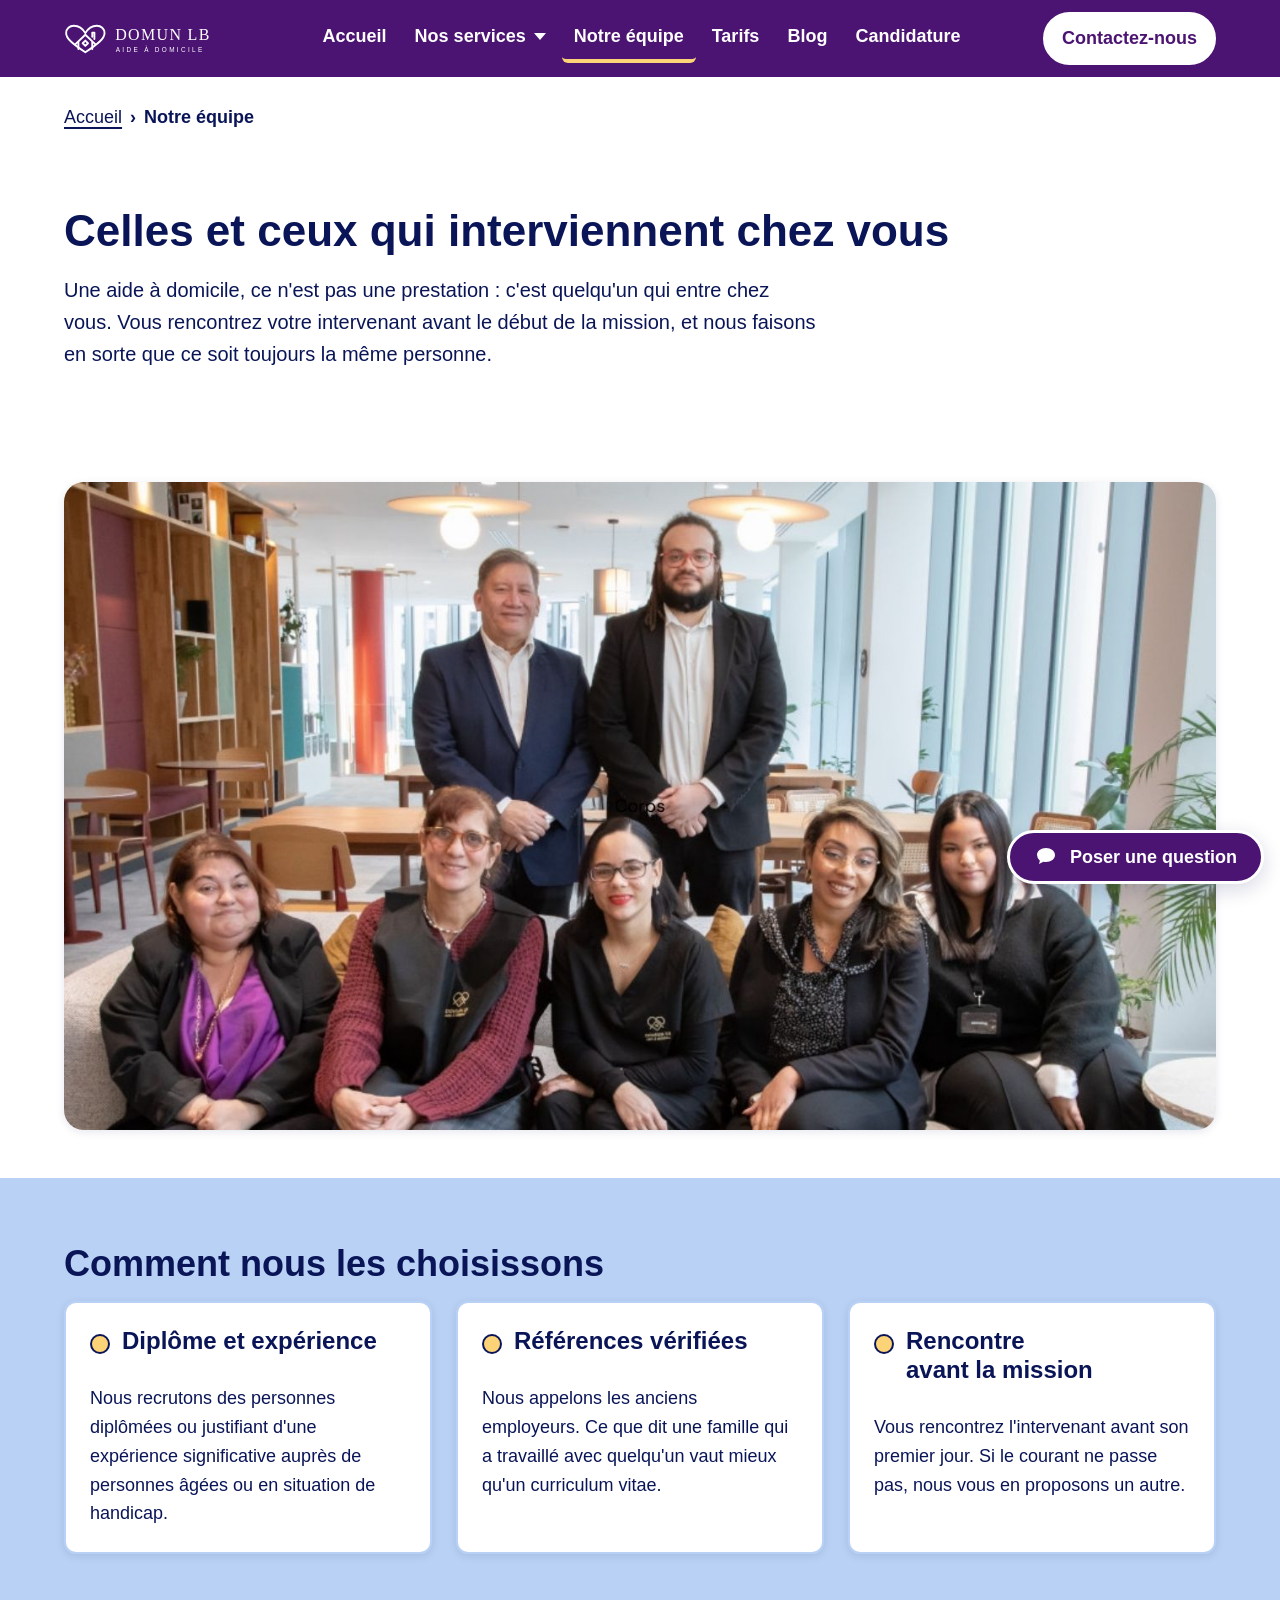
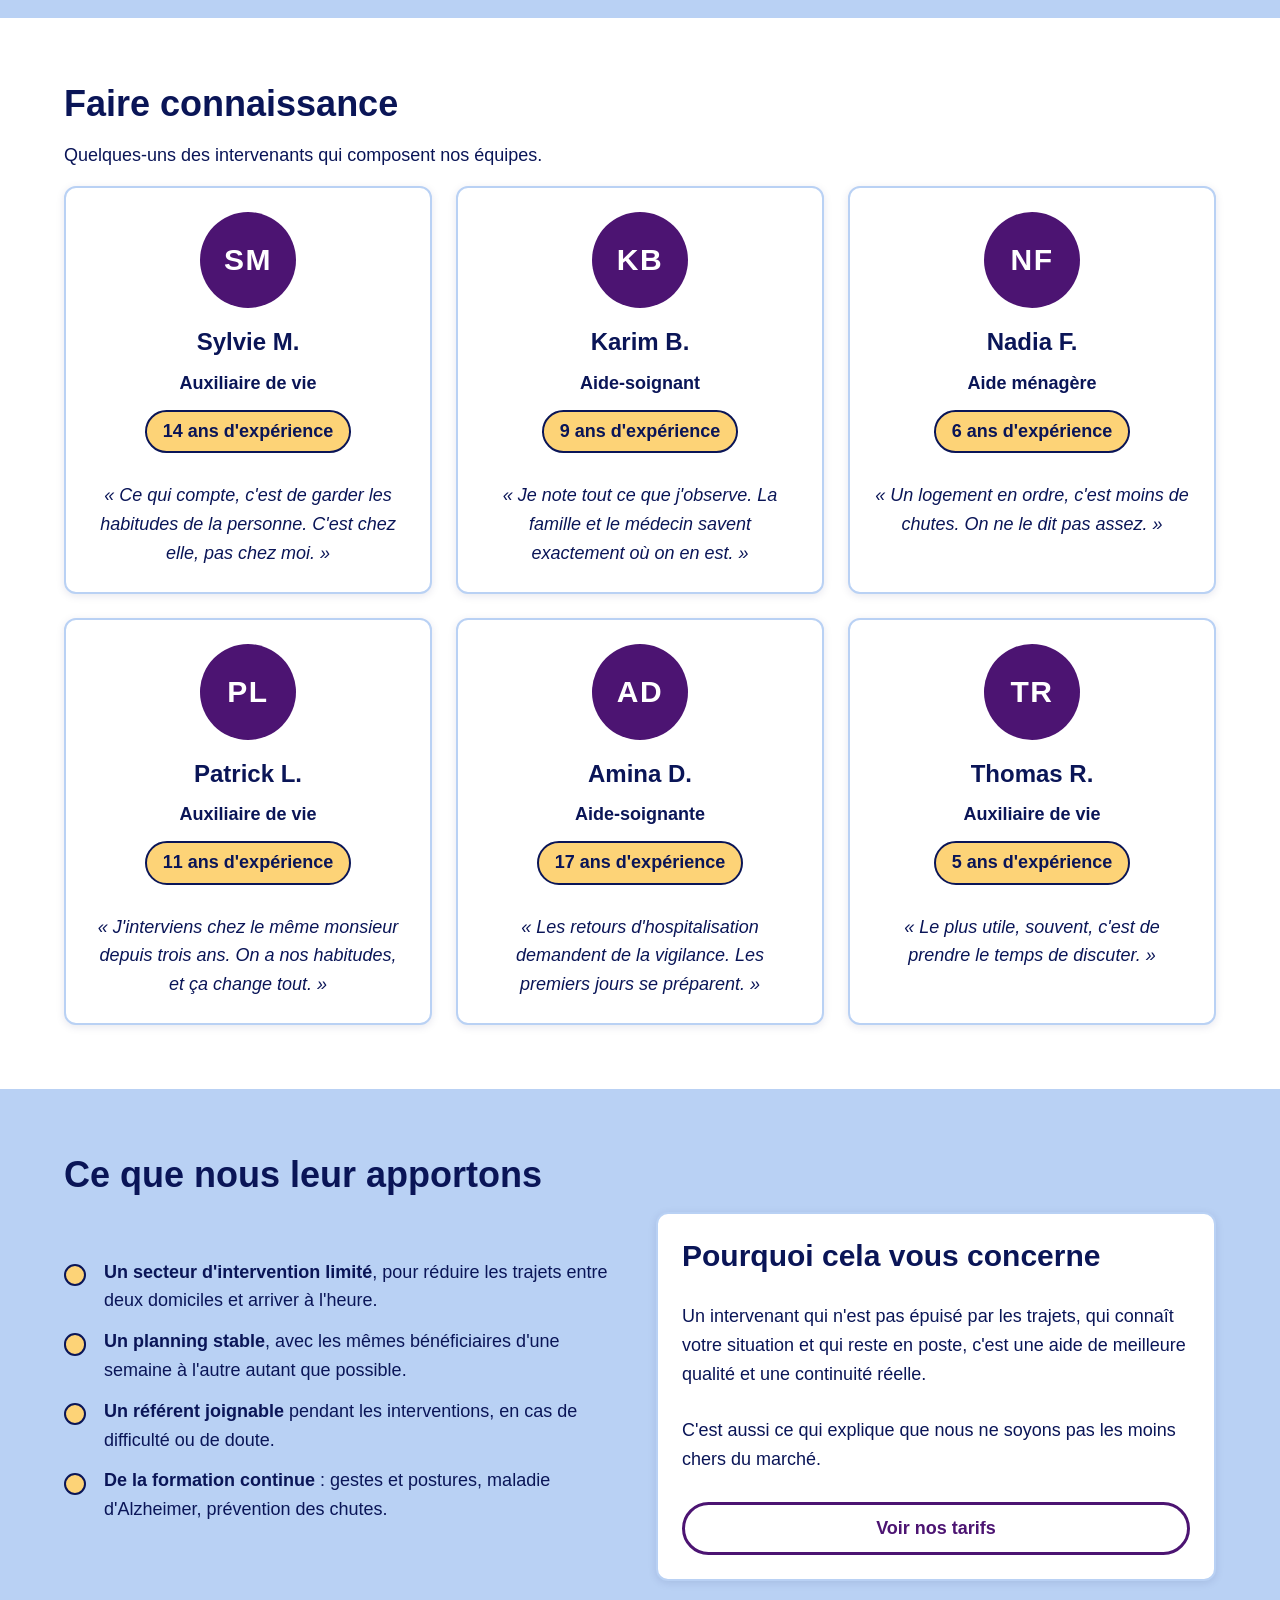
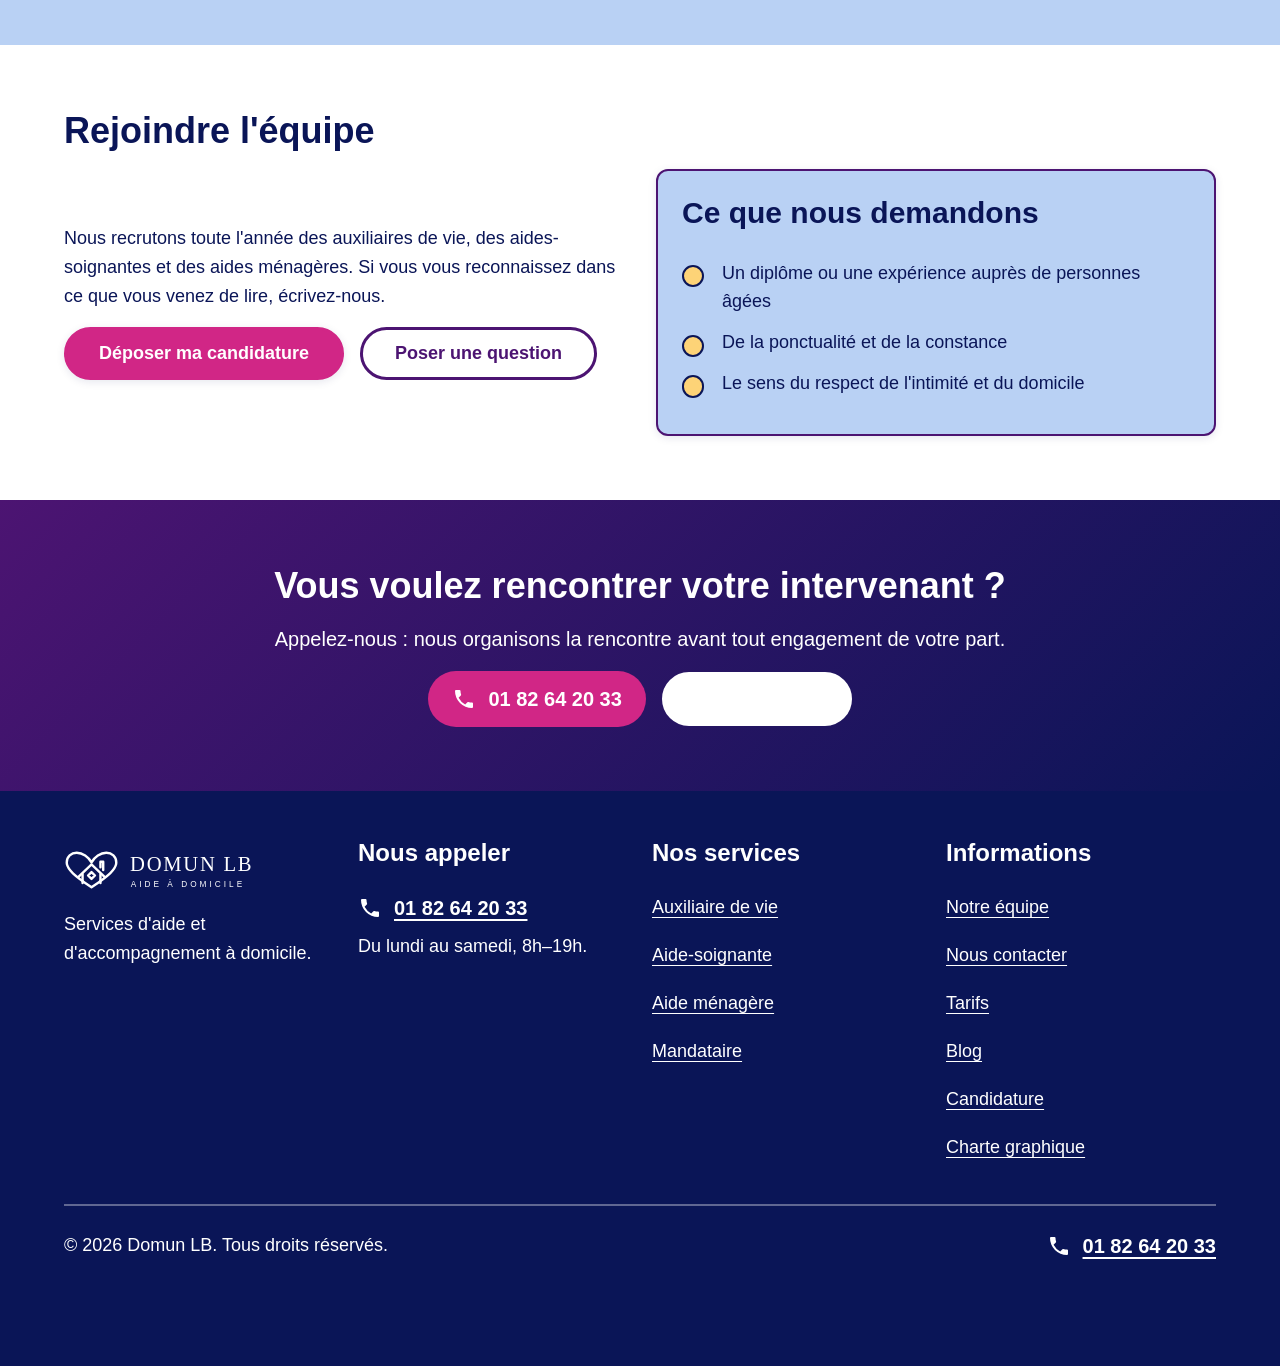
<file: equipe.html>
<!DOCTYPE html>
<html lang="fr">
<head>
<meta charset="utf-8">
<meta name="viewport" content="width=device-width, initial-scale=1">
<title>Notre équipe | Domun LB</title>
<meta name="description" content="Les intervenants Domun LB : comment nous les recrutons, ce que nous leur apportons, et pourquoi cela change la qualité de l'aide.">
<link rel="stylesheet" href="assets/css/domun.css?v=77b17dba85">
</head>
<body>
<a class="lien-evitement" href="#contenu">Aller au contenu principal</a>

<header class="entete" data-entete>
  <div class="conteneur">
    <a class="entete__logo" href="index.html">
      <img src="assets/img/logo-domunlb-provisoire.svg?v=74313bd07a" alt="Domun LB, accueil" width="330" height="90">
    </a>
    <nav class="entete__nav" id="navigation-principale" data-nav
         aria-label="Navigation principale">
      <ul class="nav-liste">
          <li><a href="index.html">Accueil</a></li>
          <li class="nav-groupe"><button type="button" class="nav-groupe__bouton" data-sous-menu aria-expanded="false" aria-controls="sous-menu-services">Nos services<span class="nav-groupe__chevron" aria-hidden="true"></span></button><ul class="nav-groupe__liste" id="sous-menu-services" hidden><li><a href="services/auxiliaire-de-vie.html">Auxiliaire de vie</a></li><li><a href="services/aide-soignante.html">Aide-soignante</a></li><li><a href="services/aide-menagere.html">Aide ménagère</a></li><li><a href="services/mandataire.html">Mandataire</a></li></ul></li>
          <li><a href="equipe.html" aria-current="page">Notre équipe</a></li>
          <li><a href="tarifs.html">Tarifs</a></li>
          <li><a href="blog.html">Blog</a></li>
          <li><a href="candidature.html">Candidature</a></li>
      </ul>
    </nav>
    <div class="entete__actions">
      <a class="bouton bouton--inverse entete__cta" href="contact.html"
         >
        Contactez-nous
      </a>
      <button class="bouton-menu" type="button" data-bouton-menu hidden
              aria-label="Menu" aria-expanded="false"
              aria-controls="navigation-principale">
        <span class="bouton-menu__barres" aria-hidden="true"></span>
        <span class="bouton-menu__texte">Menu</span>
      </button>
    </div>
  </div>
</header>
<main id="contenu">
<nav class="fil-ariane" aria-label="Fil d'Ariane"><div class="conteneur"><ol><li><a href="index.html">Accueil</a></li><li><span aria-current="page">Notre équipe</span></li></ol></div></nav>

<section class="section section--serree">
  <div class="conteneur entete-page">
    <h1>Celles et ceux qui interviennent chez vous</h1>
    <p class="chapo">Une aide à domicile, ce n'est pas une prestation&nbsp;:
      c'est quelqu'un qui entre chez vous. Vous rencontrez votre intervenant
      avant le début de la mission, et nous faisons en sorte que ce soit
      toujours la même personne.</p>
  </div>
</section>

<section class="section section--serree">
  <div class="conteneur">
    <figure class="media media--bandeau"><img src="assets/img/equipe-domunlb.jpg?v=1dacfc5395" alt="L'équipe Domun LB réunie dans ses locaux." width="1366" height="768" loading="eager" decoding="async" fetchpriority="high"></figure>
  </div>
</section>

<section class="section section--clair">
  <div class="conteneur">
    <h2>Comment nous les choisissons</h2>
    <div class="grille">
      <div class="carte">
        <h3 class="carte__titre">Diplôme et expérience</h3>
        <p>Nous recrutons des personnes diplômées ou justifiant d'une
          expérience significative auprès de personnes âgées ou en situation
          de handicap.</p>
      </div>
      <div class="carte">
        <h3 class="carte__titre">Références vérifiées</h3>
        <p>Nous appelons les anciens employeurs. Ce que dit une famille qui a
          travaillé avec quelqu'un vaut mieux qu'un curriculum vitae.</p>
      </div>
      <div class="carte">
        <h3 class="carte__titre">Rencontre avant la mission</h3>
        <p>Vous rencontrez l'intervenant avant son premier jour. Si le courant
          ne passe pas, nous vous en proposons un autre.</p>
      </div>
    </div>
  </div>
</section>

<section class="section">
  <div class="conteneur">
    <h2>Faire connaissance</h2>
    <p>Quelques-uns des intervenants qui composent nos équipes.</p>
    <div class="grille"><article class="carte portrait">
      <p class="portrait__avatar" aria-hidden="true">SM</p>
      <h3 class="portrait__nom">Sylvie M.</h3>
      <p class="portrait__role">Auxiliaire de vie</p>
      <p><span class="badge">14 ans d'expérience</span></p>
      <blockquote><p>«&nbsp;Ce qui compte, c'est de garder les habitudes de la personne. C'est chez elle, pas chez moi.&nbsp;»</p></blockquote>
    </article><article class="carte portrait">
      <p class="portrait__avatar" aria-hidden="true">KB</p>
      <h3 class="portrait__nom">Karim B.</h3>
      <p class="portrait__role">Aide-soignant</p>
      <p><span class="badge">9 ans d'expérience</span></p>
      <blockquote><p>«&nbsp;Je note tout ce que j'observe. La famille et le médecin savent exactement où on en est.&nbsp;»</p></blockquote>
    </article><article class="carte portrait">
      <p class="portrait__avatar" aria-hidden="true">NF</p>
      <h3 class="portrait__nom">Nadia F.</h3>
      <p class="portrait__role">Aide ménagère</p>
      <p><span class="badge">6 ans d'expérience</span></p>
      <blockquote><p>«&nbsp;Un logement en ordre, c'est moins de chutes. On ne le dit pas assez.&nbsp;»</p></blockquote>
    </article><article class="carte portrait">
      <p class="portrait__avatar" aria-hidden="true">PL</p>
      <h3 class="portrait__nom">Patrick L.</h3>
      <p class="portrait__role">Auxiliaire de vie</p>
      <p><span class="badge">11 ans d'expérience</span></p>
      <blockquote><p>«&nbsp;J'interviens chez le même monsieur depuis trois ans. On a nos habitudes, et ça change tout.&nbsp;»</p></blockquote>
    </article><article class="carte portrait">
      <p class="portrait__avatar" aria-hidden="true">AD</p>
      <h3 class="portrait__nom">Amina D.</h3>
      <p class="portrait__role">Aide-soignante</p>
      <p><span class="badge">17 ans d'expérience</span></p>
      <blockquote><p>«&nbsp;Les retours d'hospitalisation demandent de la vigilance. Les premiers jours se préparent.&nbsp;»</p></blockquote>
    </article><article class="carte portrait">
      <p class="portrait__avatar" aria-hidden="true">TR</p>
      <h3 class="portrait__nom">Thomas R.</h3>
      <p class="portrait__role">Auxiliaire de vie</p>
      <p><span class="badge">5 ans d'expérience</span></p>
      <blockquote><p>«&nbsp;Le plus utile, souvent, c'est de prendre le temps de discuter.&nbsp;»</p></blockquote>
    </article></div>
  </div>
</section>

<section class="section section--clair">
  <div class="conteneur">
    <h2>Ce que nous leur apportons</h2>
    <div class="duo">
      <div>
        <ul class="liste-puces">
          <li><strong>Un secteur d'intervention limité</strong>, pour réduire
            les trajets entre deux domiciles et arriver à l'heure.</li>
          <li><strong>Un planning stable</strong>, avec les mêmes
            bénéficiaires d'une semaine à l'autre autant que possible.</li>
          <li><strong>Un référent joignable</strong> pendant les
            interventions, en cas de difficulté ou de doute.</li>
          <li><strong>De la formation continue</strong>&nbsp;: gestes et
            postures, maladie d'Alzheimer, prévention des chutes.</li>
        </ul>
      </div>
      <div class="carte">
        <h3>Pourquoi cela vous concerne</h3>
        <p>Un intervenant qui n'est pas épuisé par les trajets, qui connaît
          votre situation et qui reste en poste, c'est une aide de meilleure
          qualité et une continuité réelle.</p>
        <p>C'est aussi ce qui explique que nous ne soyons pas les moins chers
          du marché.</p>
        <a class="bouton bouton--secondaire" href="tarifs.html">Voir nos tarifs</a>
      </div>
    </div>
  </div>
</section>

<section class="section">
  <div class="conteneur">
    <h2>Rejoindre l'équipe</h2>
    <div class="duo">
      <div>
        <p>Nous recrutons toute l'année des auxiliaires de vie, des
          aides-soignantes et des aides ménagères. Si vous vous reconnaissez
          dans ce que vous venez de lire, écrivez-nous.</p>
        <div class="groupe-boutons">
          <a class="bouton bouton--principal" href="candidature.html">Déposer ma candidature</a>
          <a class="bouton bouton--secondaire" href="contact.html">Poser une question</a>
        </div>
      </div>
      <div class="carte carte--clair">
        <h3>Ce que nous demandons</h3>
        <ul class="liste-puces">
          <li>Un diplôme ou une expérience auprès de personnes âgées</li>
          <li>De la ponctualité et de la constance</li>
          <li>Le sens du respect de l'intimité et du domicile</li>
        </ul>
      </div>
    </div>
  </div>
</section>

<section class="section section--degrade">
  <div class="conteneur centre rappel-action">
    <h2>Vous voulez rencontrer votre intervenant&nbsp;?</h2>
    <p>Appelez-nous&nbsp;: nous organisons la rencontre avant tout engagement de votre part.</p>
    <div class="groupe-boutons">
      <a class="tel tel--bouton" href="tel:+33182642033"><svg class="tel__icone" viewBox="0 0 24 24" aria-hidden="true" focusable="false"><path d="M6.6 10.8a15.1 15.1 0 0 0 6.6 6.6l2.2-2.2a1 1 0 0 1 1-.24 11.4 11.4 0 0 0 3.6.58 1 1 0 0 1 1 1V20a1 1 0 0 1-1 1A17 17 0 0 1 3 4a1 1 0 0 1 1-1h3.5a1 1 0 0 1 1 1 11.4 11.4 0 0 0 .58 3.6 1 1 0 0 1-.25 1z"/></svg><span class="visuellement-cache">Nous appeler au </span><span class="tel__numero">01 82 64 20 33</span></a>
      <a class="bouton bouton--inverse" href="tarifs.html">Voir nos tarifs</a>
    </div>
  </div>
</section>
</main>
<footer class="pied">
  <div class="conteneur">
    <div class="grille grille--4">
      <div>
        <span class="pied__logo"><img src="assets/img/logo-domunlb-provisoire.svg?v=74313bd07a" alt="Domun LB" width="330" height="90"></span>
        <p>Services d'aide et d'accompagnement à domicile.</p>
      </div>
      <div>
        <h2>Nous appeler</h2>
        <a class="tel" href="tel:+33182642033"><svg class="tel__icone" viewBox="0 0 24 24" aria-hidden="true" focusable="false"><path d="M6.6 10.8a15.1 15.1 0 0 0 6.6 6.6l2.2-2.2a1 1 0 0 1 1-.24 11.4 11.4 0 0 0 3.6.58 1 1 0 0 1 1 1V20a1 1 0 0 1-1 1A17 17 0 0 1 3 4a1 1 0 0 1 1-1h3.5a1 1 0 0 1 1 1 11.4 11.4 0 0 0 .58 3.6 1 1 0 0 1-.25 1z"/></svg><span class="visuellement-cache">Appeler Domun LB au </span><span class="tel__numero">01 82 64 20 33</span></a>
        <p>Du lundi au samedi, 8h–19h.</p>
      </div>
      <div>
        <h2>Nos services</h2>
        <ul><li><a href="services/auxiliaire-de-vie.html">Auxiliaire de vie</a></li><li><a href="services/aide-soignante.html">Aide-soignante</a></li><li><a href="services/aide-menagere.html">Aide ménagère</a></li><li><a href="services/mandataire.html">Mandataire</a></li></ul>
      </div>
      <div>
        <h2>Informations</h2>
        <ul>
          <li><a href="equipe.html">Notre équipe</a></li>
          <li><a href="contact.html">Nous contacter</a></li>
          <li><a href="tarifs.html">Tarifs</a></li>
          <li><a href="blog.html">Blog</a></li>
          <li><a href="candidature.html">Candidature</a></li>
          <li><a href="charte.html">Charte graphique</a></li>
        </ul>
      </div>
    </div>
    <div class="pied__bas">
      <p>© 2026 Domun LB. Tous droits réservés.</p>
      <a class="tel" href="tel:+33182642033"><svg class="tel__icone" viewBox="0 0 24 24" aria-hidden="true" focusable="false"><path d="M6.6 10.8a15.1 15.1 0 0 0 6.6 6.6l2.2-2.2a1 1 0 0 1 1-.24 11.4 11.4 0 0 0 3.6.58 1 1 0 0 1 1 1V20a1 1 0 0 1-1 1A17 17 0 0 1 3 4a1 1 0 0 1 1-1h3.5a1 1 0 0 1 1 1 11.4 11.4 0 0 0 .58 3.6 1 1 0 0 1-.25 1z"/></svg><span class="visuellement-cache">Appeler Domun LB au </span><span class="tel__numero">01 82 64 20 33</span></a>
    </div>
  </div>
</footer>
<div class="chat" data-chat data-prefixe="">
  <button class="chat__lanceur" type="button" data-chat-ouvrir hidden
          aria-expanded="false" aria-controls="chat-panneau">
    <span class="chat__icone"><svg viewBox="0 0 24 24" aria-hidden="true" focusable="false"><path d="M12 3c5 0 9 3.1 9 7s-4 7-9 7a11 11 0 0 1-2.6-.3L5 19l.9-3.3A7.6 7.6 0 0 1 3 10c0-3.9 4-7 9-7z"/></svg></span>
    <span>Poser une question</span>
  </button>

  <div class="chat__panneau" id="chat-panneau" role="dialog"
       aria-labelledby="chat-titre" hidden>
    <div class="chat__entete">
      <h2 class="chat__titre" id="chat-titre" tabindex="-1">Assistant Domun LB</h2>
      <button class="chat__fermer" type="button" data-chat-fermer>
        <span class="visuellement-cache">Fermer la discussion</span>
        <span aria-hidden="true">✕</span>
      </button>
    </div>
    <div class="chat__corps" data-chat-corps>
      <div class="chat__fil" data-chat-fil role="log" aria-live="polite"></div>
      <div class="chat__choix" data-chat-choix></div>
    </div>
    <p class="chat__pied">
      Vous préférez parler à quelqu'un&nbsp;?
      <a class="tel" href="tel:+33182642033"><svg class="tel__icone" viewBox="0 0 24 24" aria-hidden="true" focusable="false"><path d="M6.6 10.8a15.1 15.1 0 0 0 6.6 6.6l2.2-2.2a1 1 0 0 1 1-.24 11.4 11.4 0 0 0 3.6.58 1 1 0 0 1 1 1V20a1 1 0 0 1-1 1A17 17 0 0 1 3 4a1 1 0 0 1 1-1h3.5a1 1 0 0 1 1 1 11.4 11.4 0 0 0 .58 3.6 1 1 0 0 1-.25 1z"/></svg><span class="visuellement-cache">Appeler Domun LB au </span><span class="tel__numero">01 82 64 20 33</span></a>
    </p>
  </div>
</div>
<script src="assets/js/navigation.js?v=77b17dba85" defer></script>
<script src="assets/js/chat.js?v=77b17dba85" defer></script>
</body>
</html>
</file>
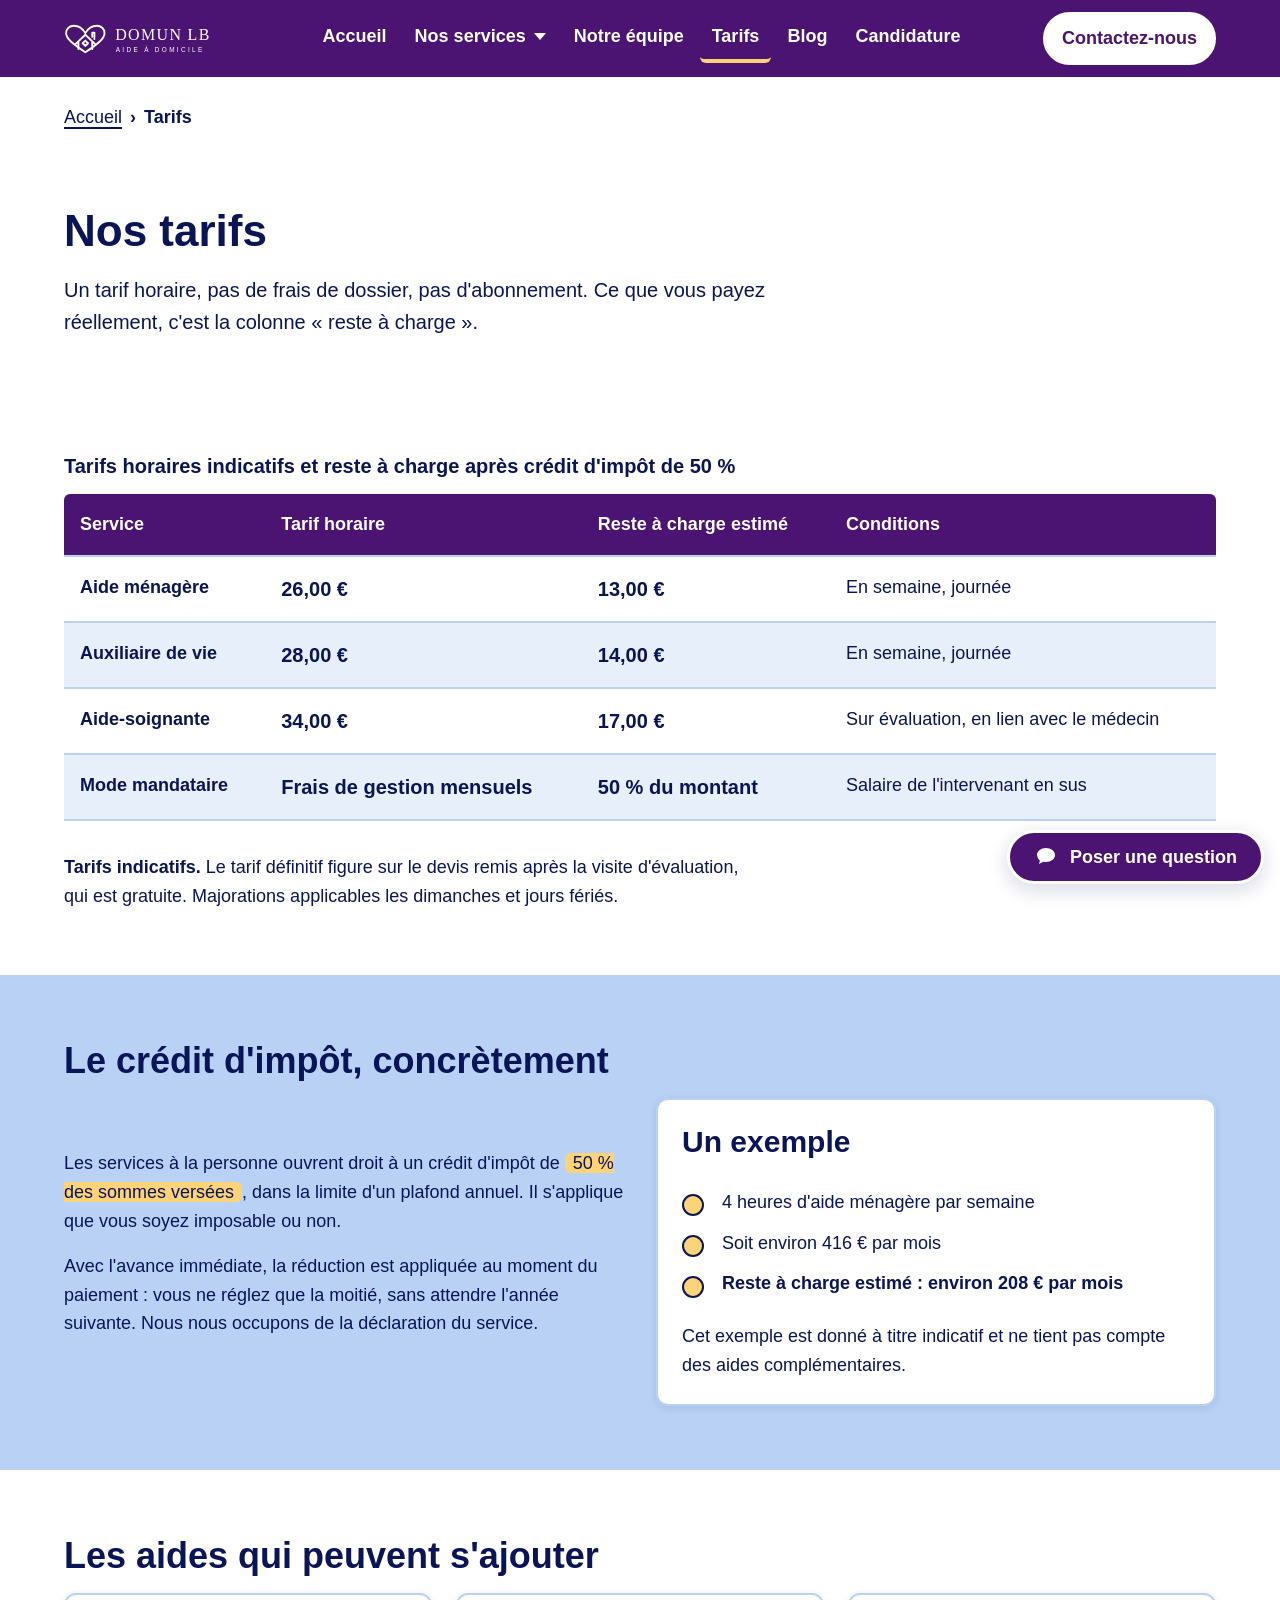
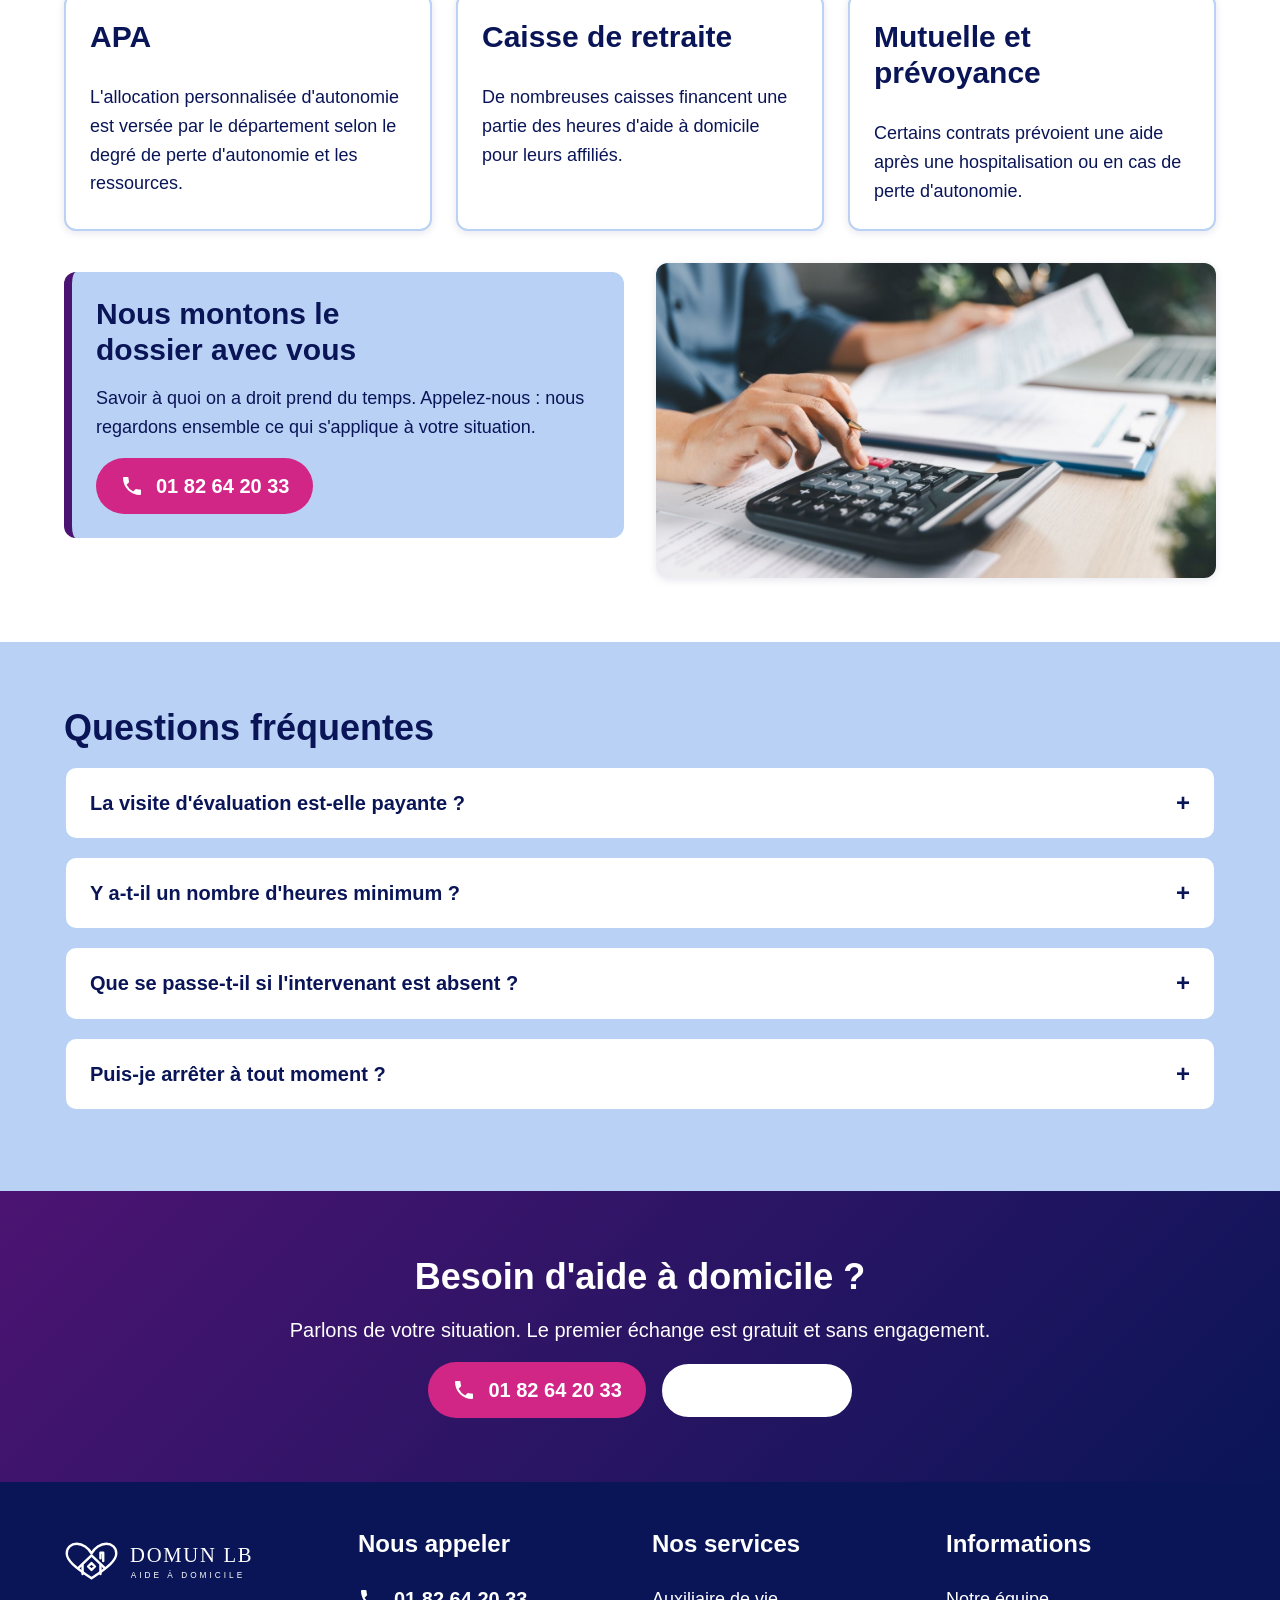
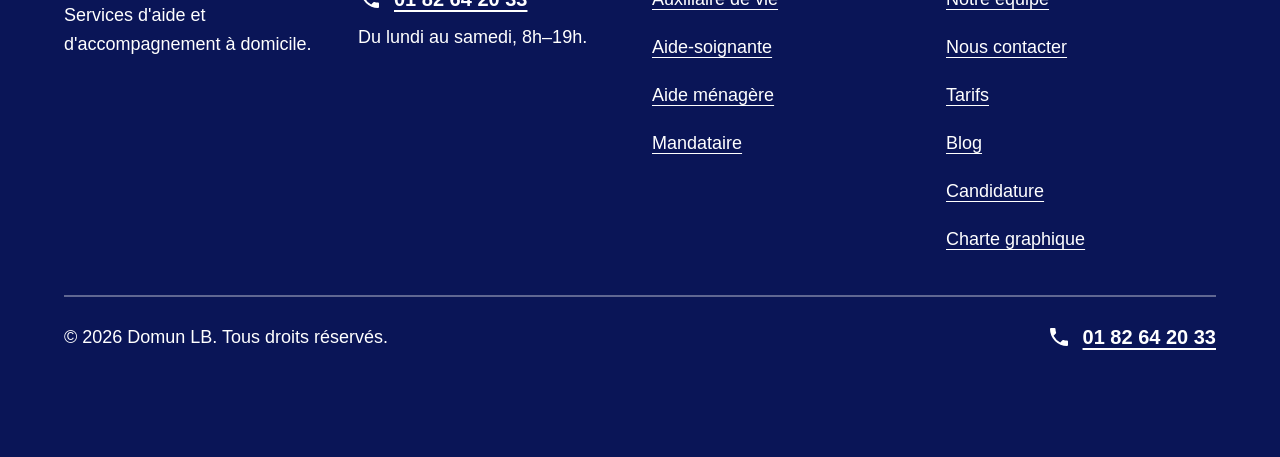
<file: tarifs.html>
<!DOCTYPE html>
<html lang="fr">
<head>
<meta charset="utf-8">
<meta name="viewport" content="width=device-width, initial-scale=1">
<title>Tarifs et aides financières | Domun LB</title>
<meta name="description" content="Tarifs horaires Domun LB, reste à charge après crédit d'impôt de 50 %, APA, caisse de retraite. Devis gratuit.">
<link rel="stylesheet" href="assets/css/domun.css?v=77b17dba85">
</head>
<body>
<a class="lien-evitement" href="#contenu">Aller au contenu principal</a>

<header class="entete" data-entete>
  <div class="conteneur">
    <a class="entete__logo" href="index.html">
      <img src="assets/img/logo-domunlb-provisoire.svg?v=74313bd07a" alt="Domun LB, accueil" width="330" height="90">
    </a>
    <nav class="entete__nav" id="navigation-principale" data-nav
         aria-label="Navigation principale">
      <ul class="nav-liste">
          <li><a href="index.html">Accueil</a></li>
          <li class="nav-groupe"><button type="button" class="nav-groupe__bouton" data-sous-menu aria-expanded="false" aria-controls="sous-menu-services">Nos services<span class="nav-groupe__chevron" aria-hidden="true"></span></button><ul class="nav-groupe__liste" id="sous-menu-services" hidden><li><a href="services/auxiliaire-de-vie.html">Auxiliaire de vie</a></li><li><a href="services/aide-soignante.html">Aide-soignante</a></li><li><a href="services/aide-menagere.html">Aide ménagère</a></li><li><a href="services/mandataire.html">Mandataire</a></li></ul></li>
          <li><a href="equipe.html">Notre équipe</a></li>
          <li><a href="tarifs.html" aria-current="page">Tarifs</a></li>
          <li><a href="blog.html">Blog</a></li>
          <li><a href="candidature.html">Candidature</a></li>
      </ul>
    </nav>
    <div class="entete__actions">
      <a class="bouton bouton--inverse entete__cta" href="contact.html"
         >
        Contactez-nous
      </a>
      <button class="bouton-menu" type="button" data-bouton-menu hidden
              aria-label="Menu" aria-expanded="false"
              aria-controls="navigation-principale">
        <span class="bouton-menu__barres" aria-hidden="true"></span>
        <span class="bouton-menu__texte">Menu</span>
      </button>
    </div>
  </div>
</header>
<main id="contenu">
<nav class="fil-ariane" aria-label="Fil d'Ariane"><div class="conteneur"><ol><li><a href="index.html">Accueil</a></li><li><span aria-current="page">Tarifs</span></li></ol></div></nav>

<section class="section section--serree">
  <div class="conteneur entete-page">
    <h1>Nos tarifs</h1>
    <p class="chapo">Un tarif horaire, pas de frais de dossier, pas d'abonnement.
      Ce que vous payez réellement, c'est la colonne «&nbsp;reste à charge&nbsp;».</p>
  </div>
</section>

<section class="section section--serree">
  <div class="conteneur">
    <div class="tableau-enveloppe">
      <table class="tableau">
        <caption>Tarifs horaires indicatifs et reste à charge après crédit d'impôt de 50&nbsp;%</caption>
        <thead>
          <tr>
            <th scope="col">Service</th>
            <th scope="col">Tarif horaire</th>
            <th scope="col">Reste à charge estimé</th>
            <th scope="col">Conditions</th>
          </tr>
        </thead>
        <tbody><tr><th scope="row">Aide ménagère</th><td class="tarif">26,00 €</td><td class="tarif">13,00 €</td><td>En semaine, journée</td></tr><tr><th scope="row">Auxiliaire de vie</th><td class="tarif">28,00 €</td><td class="tarif">14,00 €</td><td>En semaine, journée</td></tr><tr><th scope="row">Aide-soignante</th><td class="tarif">34,00 €</td><td class="tarif">17,00 €</td><td>Sur évaluation, en lien avec le médecin</td></tr><tr><th scope="row">Mode mandataire</th><td class="tarif">Frais de gestion mensuels</td><td class="tarif">50 % du montant</td><td>Salaire de l'intervenant en sus</td></tr></tbody>
      </table>
    </div>
    <p><strong>Tarifs indicatifs.</strong> Le tarif définitif figure sur le devis
      remis après la visite d'évaluation, qui est gratuite. Majorations
      applicables les dimanches et jours fériés.</p>
  </div>
</section>

<section class="section section--clair">
  <div class="conteneur">
    <h2>Le crédit d'impôt, concrètement</h2>
    <div class="duo">
      <div>
        <p>Les services à la personne ouvrent droit à un crédit d'impôt de
          <span class="surligne">50&nbsp;% des sommes versées</span>, dans la limite
          d'un plafond annuel. Il s'applique que vous soyez imposable ou non.</p>
        <p>Avec l'avance immédiate, la réduction est appliquée au moment du
          paiement&nbsp;: vous ne réglez que la moitié, sans attendre l'année
          suivante. Nous nous occupons de la déclaration du service.</p>
      </div>
      <div class="carte">
        <h3>Un exemple</h3>
        <ul class="liste-puces">
          <li>4&nbsp;heures d'aide ménagère par semaine</li>
          <li>Soit environ 416&nbsp;€ par mois</li>
          <li><strong>Reste à charge estimé&nbsp;: environ 208&nbsp;€ par mois</strong></li>
        </ul>
        <p>Cet exemple est donné à titre indicatif et ne tient pas compte des
          aides complémentaires.</p>
      </div>
    </div>
  </div>
</section>

<section class="section">
  <div class="conteneur">
    <h2>Les aides qui peuvent s'ajouter</h2>
    <div class="grille">
      <div class="carte">
        <h3>APA</h3>
        <p>L'allocation personnalisée d'autonomie est versée par le département
          selon le degré de perte d'autonomie et les ressources.</p>
      </div>
      <div class="carte">
        <h3>Caisse de retraite</h3>
        <p>De nombreuses caisses financent une partie des heures d'aide à
          domicile pour leurs affiliés.</p>
      </div>
      <div class="carte">
        <h3>Mutuelle et prévoyance</h3>
        <p>Certains contrats prévoient une aide après une hospitalisation ou en
          cas de perte d'autonomie.</p>
      </div>
    </div>
    <div class="duo">
      <div class="encadre">
        <h3>Nous montons le dossier avec vous</h3>
        <p>Savoir à quoi on a droit prend du temps. Appelez-nous&nbsp;: nous
          regardons ensemble ce qui s'applique à votre situation.</p>
        <a class="tel tel--bouton" href="tel:+33182642033"><svg class="tel__icone" viewBox="0 0 24 24" aria-hidden="true" focusable="false"><path d="M6.6 10.8a15.1 15.1 0 0 0 6.6 6.6l2.2-2.2a1 1 0 0 1 1-.24 11.4 11.4 0 0 0 3.6.58 1 1 0 0 1 1 1V20a1 1 0 0 1-1 1A17 17 0 0 1 3 4a1 1 0 0 1 1-1h3.5a1 1 0 0 1 1 1 11.4 11.4 0 0 0 .58 3.6 1 1 0 0 1-.25 1z"/></svg><span class="visuellement-cache">Nous appeler au </span><span class="tel__numero">01 82 64 20 33</span></a>
      </div>
      <figure class="media"><img src="assets/img/credit-impot.jpg?v=d5baced0c3" alt="Une personne calcule un montant à la calculatrice, feuillets et ordinateur portable posés sur le bureau." width="1366" height="768" loading="lazy" decoding="async"></figure>
    </div>
  </div>
</section>

<section class="section section--clair">
  <div class="conteneur faq">
    <h2>Questions fréquentes</h2>
    <details>
      <summary>La visite d'évaluation est-elle payante&nbsp;?</summary>
      <p>Non. La visite à domicile et le devis qui en découle sont gratuits et
        sans engagement.</p>
    </details>
    <details>
      <summary>Y a-t-il un nombre d'heures minimum&nbsp;?</summary>
      <p>Nous intervenons à partir de deux heures par semaine. En dessous, il est
        souvent plus juste de vous orienter vers une autre solution.</p>
    </details>
    <details>
      <summary>Que se passe-t-il si l'intervenant est absent&nbsp;?</summary>
      <p>Nous organisons le remplacement et vous prévenons. Vous n'avez pas de
        démarche à faire.</p>
    </details>
    <details>
      <summary>Puis-je arrêter à tout moment&nbsp;?</summary>
      <p>Oui, avec un préavis indiqué au contrat. Il n'y a ni engagement de durée
        ni frais de résiliation.</p>
    </details>
  </div>
</section>

<section class="section section--degrade">
  <div class="conteneur centre rappel-action">
    <h2>Besoin d'aide à domicile&nbsp;?</h2>
    <p>Parlons de votre situation. Le premier échange est gratuit et sans engagement.</p>
    <div class="groupe-boutons">
      <a class="tel tel--bouton" href="tel:+33182642033"><svg class="tel__icone" viewBox="0 0 24 24" aria-hidden="true" focusable="false"><path d="M6.6 10.8a15.1 15.1 0 0 0 6.6 6.6l2.2-2.2a1 1 0 0 1 1-.24 11.4 11.4 0 0 0 3.6.58 1 1 0 0 1 1 1V20a1 1 0 0 1-1 1A17 17 0 0 1 3 4a1 1 0 0 1 1-1h3.5a1 1 0 0 1 1 1 11.4 11.4 0 0 0 .58 3.6 1 1 0 0 1-.25 1z"/></svg><span class="visuellement-cache">Nous appeler au </span><span class="tel__numero">01 82 64 20 33</span></a>
      <a class="bouton bouton--inverse" href="tarifs.html">Voir nos tarifs</a>
    </div>
  </div>
</section>
</main>
<footer class="pied">
  <div class="conteneur">
    <div class="grille grille--4">
      <div>
        <span class="pied__logo"><img src="assets/img/logo-domunlb-provisoire.svg?v=74313bd07a" alt="Domun LB" width="330" height="90"></span>
        <p>Services d'aide et d'accompagnement à domicile.</p>
      </div>
      <div>
        <h2>Nous appeler</h2>
        <a class="tel" href="tel:+33182642033"><svg class="tel__icone" viewBox="0 0 24 24" aria-hidden="true" focusable="false"><path d="M6.6 10.8a15.1 15.1 0 0 0 6.6 6.6l2.2-2.2a1 1 0 0 1 1-.24 11.4 11.4 0 0 0 3.6.58 1 1 0 0 1 1 1V20a1 1 0 0 1-1 1A17 17 0 0 1 3 4a1 1 0 0 1 1-1h3.5a1 1 0 0 1 1 1 11.4 11.4 0 0 0 .58 3.6 1 1 0 0 1-.25 1z"/></svg><span class="visuellement-cache">Appeler Domun LB au </span><span class="tel__numero">01 82 64 20 33</span></a>
        <p>Du lundi au samedi, 8h–19h.</p>
      </div>
      <div>
        <h2>Nos services</h2>
        <ul><li><a href="services/auxiliaire-de-vie.html">Auxiliaire de vie</a></li><li><a href="services/aide-soignante.html">Aide-soignante</a></li><li><a href="services/aide-menagere.html">Aide ménagère</a></li><li><a href="services/mandataire.html">Mandataire</a></li></ul>
      </div>
      <div>
        <h2>Informations</h2>
        <ul>
          <li><a href="equipe.html">Notre équipe</a></li>
          <li><a href="contact.html">Nous contacter</a></li>
          <li><a href="tarifs.html">Tarifs</a></li>
          <li><a href="blog.html">Blog</a></li>
          <li><a href="candidature.html">Candidature</a></li>
          <li><a href="charte.html">Charte graphique</a></li>
        </ul>
      </div>
    </div>
    <div class="pied__bas">
      <p>© 2026 Domun LB. Tous droits réservés.</p>
      <a class="tel" href="tel:+33182642033"><svg class="tel__icone" viewBox="0 0 24 24" aria-hidden="true" focusable="false"><path d="M6.6 10.8a15.1 15.1 0 0 0 6.6 6.6l2.2-2.2a1 1 0 0 1 1-.24 11.4 11.4 0 0 0 3.6.58 1 1 0 0 1 1 1V20a1 1 0 0 1-1 1A17 17 0 0 1 3 4a1 1 0 0 1 1-1h3.5a1 1 0 0 1 1 1 11.4 11.4 0 0 0 .58 3.6 1 1 0 0 1-.25 1z"/></svg><span class="visuellement-cache">Appeler Domun LB au </span><span class="tel__numero">01 82 64 20 33</span></a>
    </div>
  </div>
</footer>
<div class="chat" data-chat data-prefixe="">
  <button class="chat__lanceur" type="button" data-chat-ouvrir hidden
          aria-expanded="false" aria-controls="chat-panneau">
    <span class="chat__icone"><svg viewBox="0 0 24 24" aria-hidden="true" focusable="false"><path d="M12 3c5 0 9 3.1 9 7s-4 7-9 7a11 11 0 0 1-2.6-.3L5 19l.9-3.3A7.6 7.6 0 0 1 3 10c0-3.9 4-7 9-7z"/></svg></span>
    <span>Poser une question</span>
  </button>

  <div class="chat__panneau" id="chat-panneau" role="dialog"
       aria-labelledby="chat-titre" hidden>
    <div class="chat__entete">
      <h2 class="chat__titre" id="chat-titre" tabindex="-1">Assistant Domun LB</h2>
      <button class="chat__fermer" type="button" data-chat-fermer>
        <span class="visuellement-cache">Fermer la discussion</span>
        <span aria-hidden="true">✕</span>
      </button>
    </div>
    <div class="chat__corps" data-chat-corps>
      <div class="chat__fil" data-chat-fil role="log" aria-live="polite"></div>
      <div class="chat__choix" data-chat-choix></div>
    </div>
    <p class="chat__pied">
      Vous préférez parler à quelqu'un&nbsp;?
      <a class="tel" href="tel:+33182642033"><svg class="tel__icone" viewBox="0 0 24 24" aria-hidden="true" focusable="false"><path d="M6.6 10.8a15.1 15.1 0 0 0 6.6 6.6l2.2-2.2a1 1 0 0 1 1-.24 11.4 11.4 0 0 0 3.6.58 1 1 0 0 1 1 1V20a1 1 0 0 1-1 1A17 17 0 0 1 3 4a1 1 0 0 1 1-1h3.5a1 1 0 0 1 1 1 11.4 11.4 0 0 0 .58 3.6 1 1 0 0 1-.25 1z"/></svg><span class="visuellement-cache">Appeler Domun LB au </span><span class="tel__numero">01 82 64 20 33</span></a>
    </p>
  </div>
</div>
<script src="assets/js/navigation.js?v=77b17dba85" defer></script>
<script src="assets/js/chat.js?v=77b17dba85" defer></script>
</body>
</html>
</file>
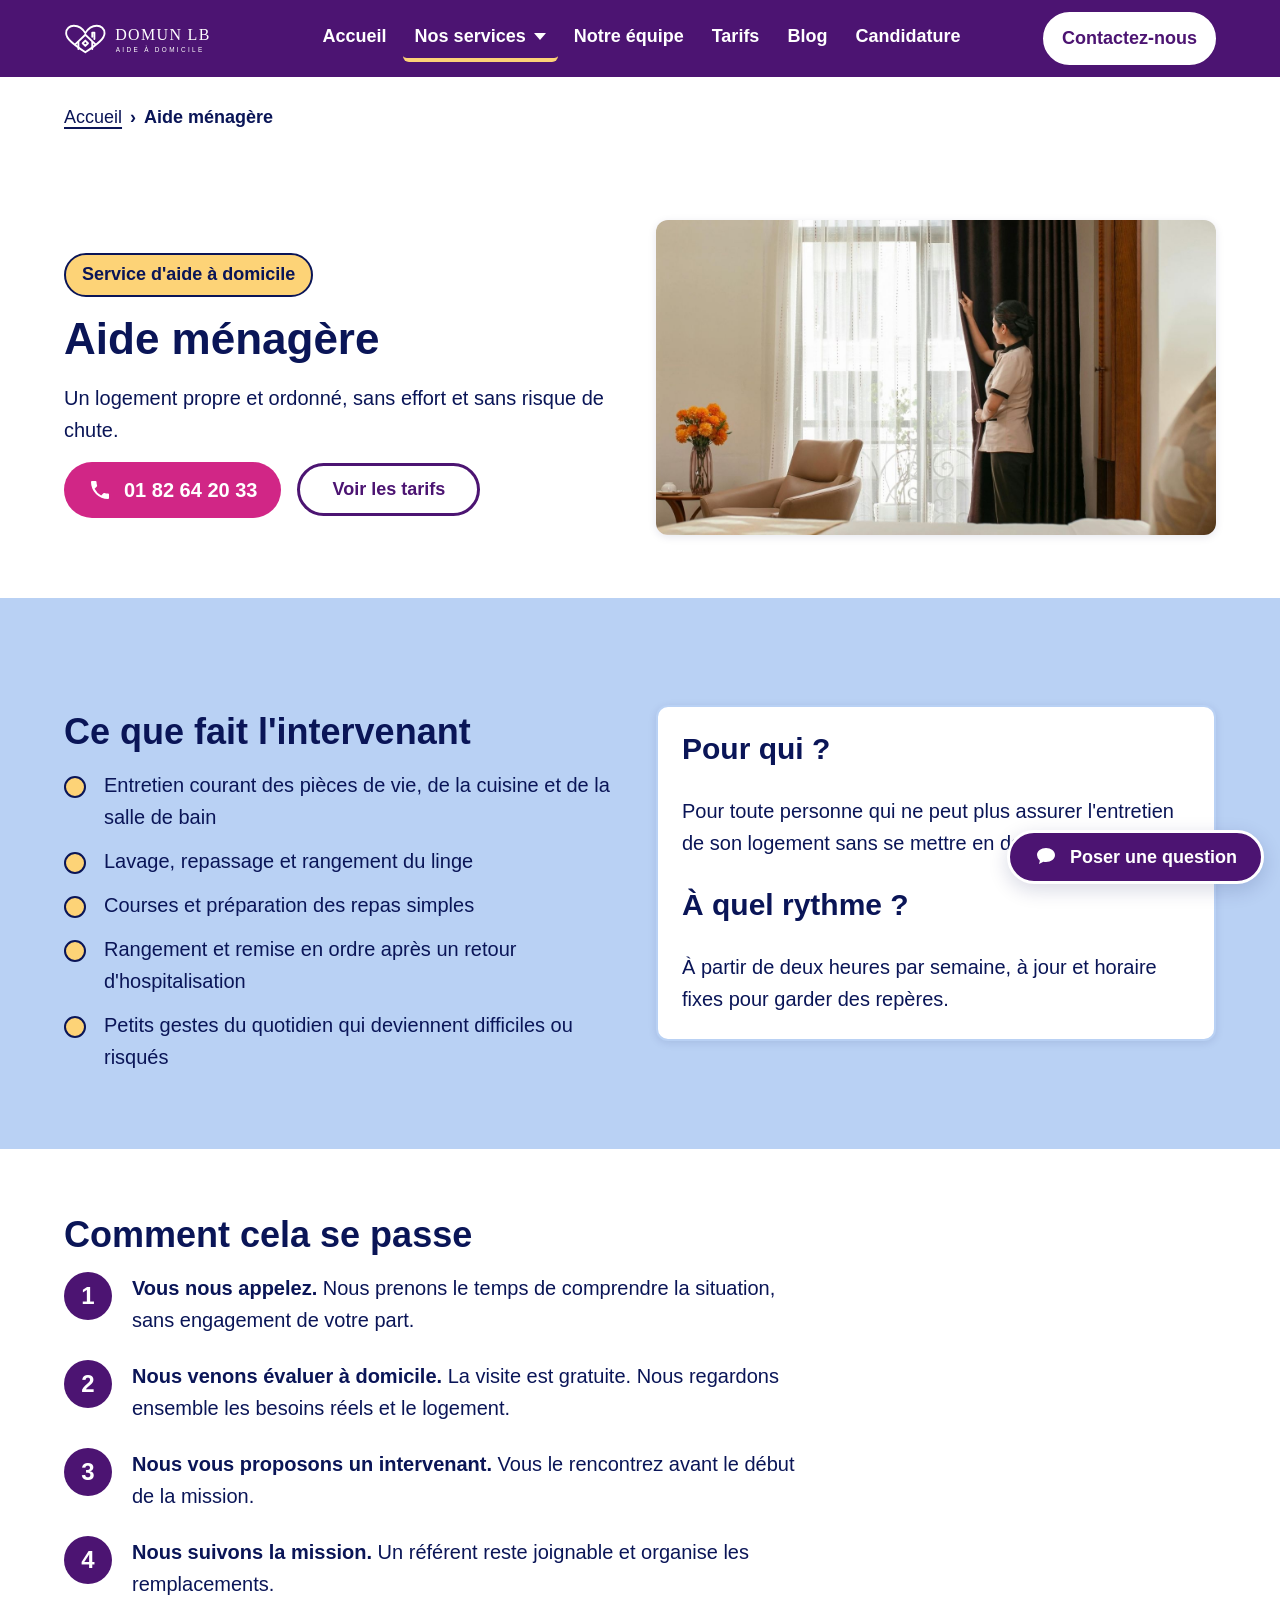
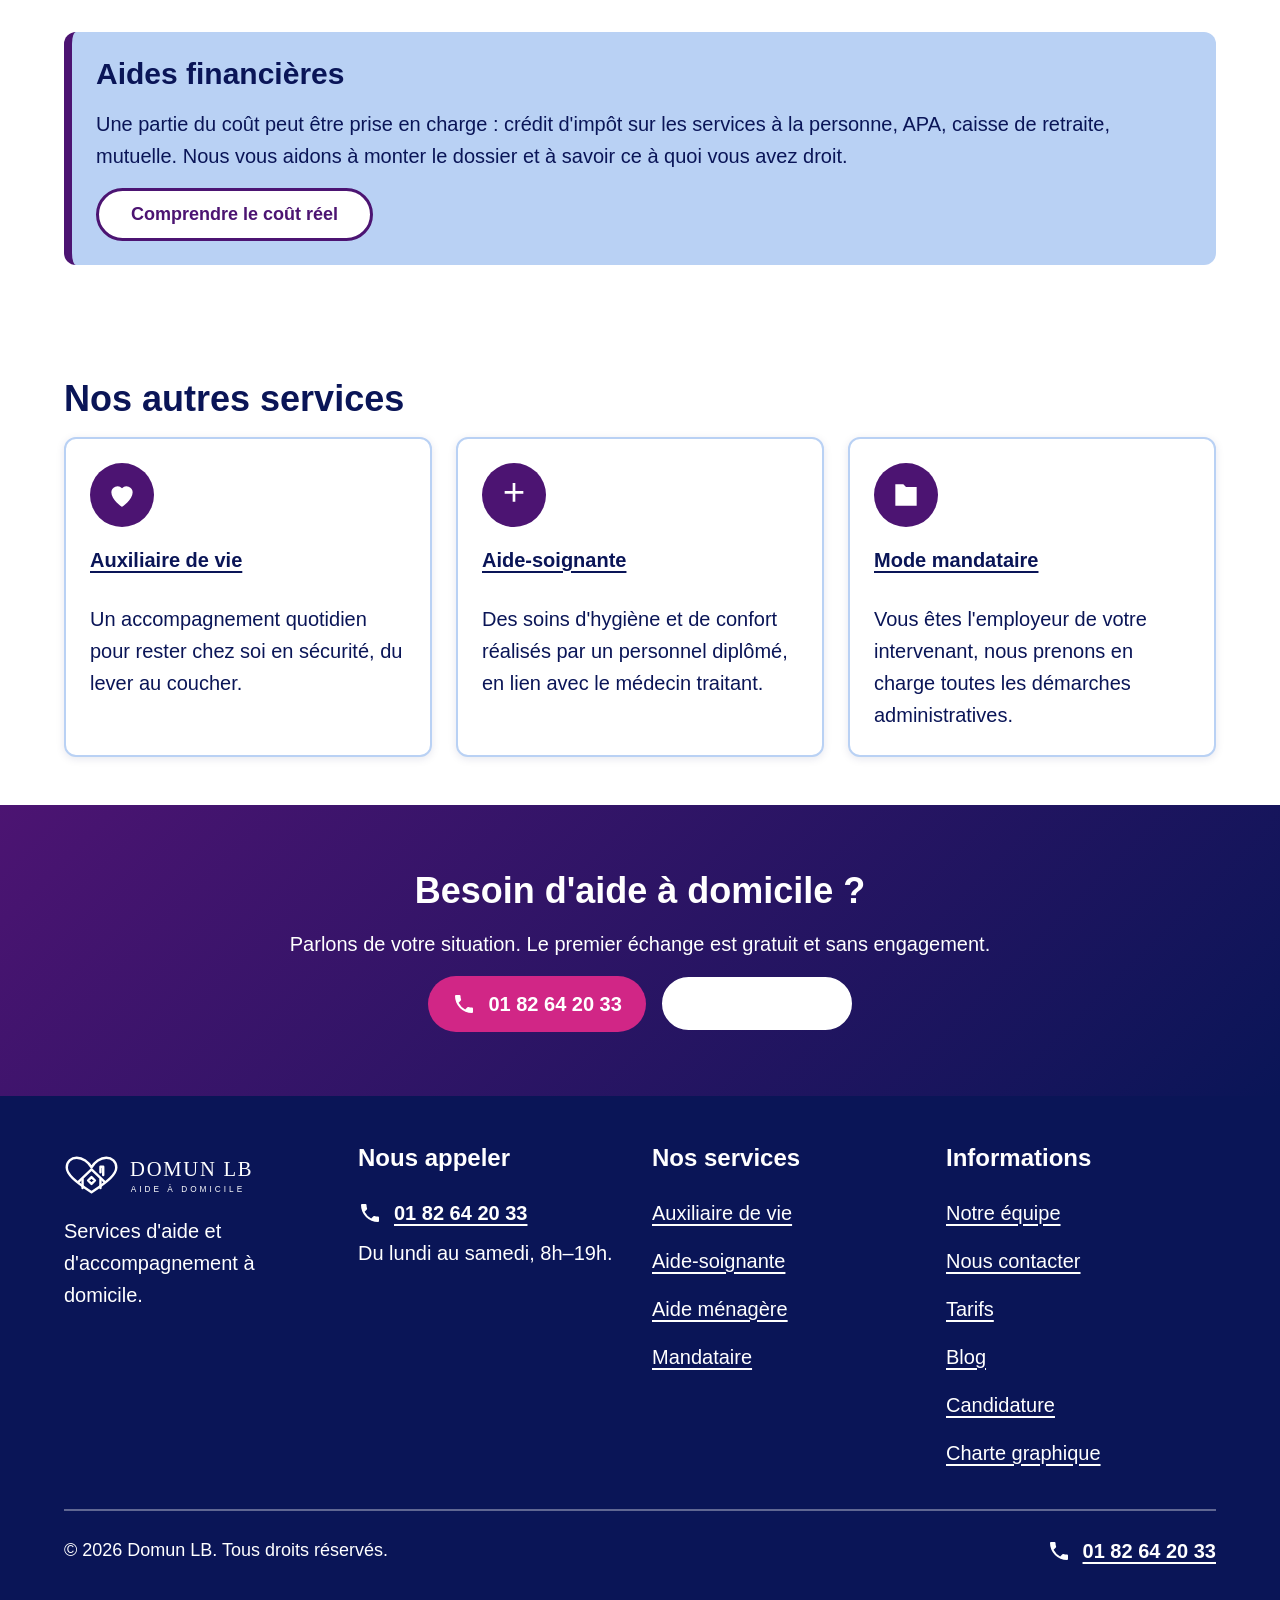
<file: services/aide-menagere.html>
<!DOCTYPE html>
<html lang="fr">
<head>
<meta charset="utf-8">
<meta name="viewport" content="width=device-width, initial-scale=1">
<title>Aide ménagère | Domun LB</title>
<meta name="description" content="Aide ménagère à domicile : ménage, linge, courses et entretien courant du logement.">
<link rel="stylesheet" href="../assets/css/domun.css?v=77b17dba85">
</head>
<body class="page-service">
<a class="lien-evitement" href="#contenu">Aller au contenu principal</a>

<header class="entete" data-entete>
  <div class="conteneur">
    <a class="entete__logo" href="../index.html">
      <img src="../assets/img/logo-domunlb-provisoire.svg?v=74313bd07a" alt="Domun LB, accueil" width="330" height="90">
    </a>
    <nav class="entete__nav" id="navigation-principale" data-nav
         aria-label="Navigation principale">
      <ul class="nav-liste">
          <li><a href="../index.html">Accueil</a></li>
          <li class="nav-groupe"><button type="button" class="nav-groupe__bouton" data-sous-menu data-section-courante="true" aria-expanded="false" aria-controls="sous-menu-services">Nos services<span class="nav-groupe__chevron" aria-hidden="true"></span></button><ul class="nav-groupe__liste" id="sous-menu-services" hidden><li><a href="../services/auxiliaire-de-vie.html">Auxiliaire de vie</a></li><li><a href="../services/aide-soignante.html">Aide-soignante</a></li><li><a href="../services/aide-menagere.html" aria-current="page">Aide ménagère</a></li><li><a href="../services/mandataire.html">Mandataire</a></li></ul></li>
          <li><a href="../equipe.html">Notre équipe</a></li>
          <li><a href="../tarifs.html">Tarifs</a></li>
          <li><a href="../blog.html">Blog</a></li>
          <li><a href="../candidature.html">Candidature</a></li>
      </ul>
    </nav>
    <div class="entete__actions">
      <a class="bouton bouton--inverse entete__cta" href="../contact.html"
         >
        Contactez-nous
      </a>
      <button class="bouton-menu" type="button" data-bouton-menu hidden
              aria-label="Menu" aria-expanded="false"
              aria-controls="navigation-principale">
        <span class="bouton-menu__barres" aria-hidden="true"></span>
        <span class="bouton-menu__texte">Menu</span>
      </button>
    </div>
  </div>
</header>
<main id="contenu">
<nav class="fil-ariane" aria-label="Fil d'Ariane"><div class="conteneur"><ol><li><a href="../index.html">Accueil</a></li><li><span aria-current="page">Aide ménagère</span></li></ol></div></nav>

<section class="section section--serree">
  <div class="conteneur">
    <div class="duo">
      <div class="entete-page">
        <p class="badge">Service d'aide à domicile</p>
        <h1>Aide ménagère</h1>
        <p class="chapo">Un logement propre et ordonné, sans effort et sans risque de chute.</p>
        <div class="groupe-boutons">
          <a class="tel tel--bouton" href="tel:+33182642033"><svg class="tel__icone" viewBox="0 0 24 24" aria-hidden="true" focusable="false"><path d="M6.6 10.8a15.1 15.1 0 0 0 6.6 6.6l2.2-2.2a1 1 0 0 1 1-.24 11.4 11.4 0 0 0 3.6.58 1 1 0 0 1 1 1V20a1 1 0 0 1-1 1A17 17 0 0 1 3 4a1 1 0 0 1 1-1h3.5a1 1 0 0 1 1 1 11.4 11.4 0 0 0 .58 3.6 1 1 0 0 1-.25 1z"/></svg><span class="visuellement-cache">Nous appeler au </span><span class="tel__numero">01 82 64 20 33</span></a>
          <a class="bouton bouton--secondaire" href="../tarifs.html">Voir les tarifs</a>
        </div>
      </div>
      <figure class="media"><img src="../assets/img/aide-menagere.jpg?v=0f5788f562" alt="Une intervenante en tenue professionnelle ouvre les rideaux d'une pièce lumineuse et rangée." width="1366" height="768" loading="eager" decoding="async" fetchpriority="high"></figure>
    </div>
  </div>
</section>

<section class="section section--clair">
  <div class="conteneur">
    <div class="duo">
      <div>
        <h2>Ce que fait l'intervenant</h2>
        <ul class="liste-puces"><li>Entretien courant des pièces de vie, de la cuisine et de la salle de bain</li><li>Lavage, repassage et rangement du linge</li><li>Courses et préparation des repas simples</li><li>Rangement et remise en ordre après un retour d'hospitalisation</li><li>Petits gestes du quotidien qui deviennent difficiles ou risqués</li></ul>
      </div>
      <div class="carte">
        <h3>Pour qui&nbsp;?</h3>
        <p>Pour toute personne qui ne peut plus assurer l'entretien de son logement sans se mettre en danger.</p>
        <h3>À quel rythme&nbsp;?</h3>
        <p>À partir de deux heures par semaine, à jour et horaire fixes pour garder des repères.</p>
      </div>
    </div>
  </div>
</section>

<section class="section">
  <div class="conteneur">
    <h2>Comment cela se passe</h2>
    <ol class="etapes">
      <li><strong>Vous nous appelez.</strong> Nous prenons le temps de comprendre
        la situation, sans engagement de votre part.</li>
      <li><strong>Nous venons évaluer à domicile.</strong> La visite est gratuite.
        Nous regardons ensemble les besoins réels et le logement.</li>
      <li><strong>Nous vous proposons un intervenant.</strong> Vous le rencontrez
        avant le début de la mission.</li>
      <li><strong>Nous suivons la mission.</strong> Un référent reste joignable et
        organise les remplacements.</li>
    </ol>
    <div class="encadre">
      <h3>Aides financières</h3>
      <p>Une partie du coût peut être prise en charge&nbsp;: crédit d'impôt sur les
        services à la personne, APA, caisse de retraite, mutuelle. Nous vous aidons
        à monter le dossier et à savoir ce à quoi vous avez droit.</p>
      <a class="bouton bouton--secondaire" href="../tarifs.html">Comprendre le coût réel</a>
    </div>
  </div>
</section>

<section class="section section--serree">
  <div class="conteneur">
    <h2>Nos autres services</h2>
    <div class="grille"><article class="carte carte--lien">
          <span class="carte__icone" aria-hidden="true"><svg viewBox="0 0 24 24"><path d="M12 21s-8-5.2-8-11a4.6 4.6 0 0 1 8-3 4.6 4.6 0 0 1 8 3c0 5.8-8 11-8 11z"/></svg></span>
          <h3><a class="carte__lien" href="../services/auxiliaire-de-vie.html">Auxiliaire de vie</a></h3>
          <p>Un accompagnement quotidien pour rester chez soi en sécurité, du lever au coucher.</p>
        </article><article class="carte carte--lien">
          <span class="carte__icone" aria-hidden="true"><svg viewBox="0 0 24 24"><path d="M13 3h-2v6H5v2h6v6h2v-6h6V9h-6z"/></svg></span>
          <h3><a class="carte__lien" href="../services/aide-soignante.html">Aide-soignante</a></h3>
          <p>Des soins d'hygiène et de confort réalisés par un personnel diplômé, en lien avec le médecin traitant.</p>
        </article><article class="carte carte--lien">
          <span class="carte__icone" aria-hidden="true"><svg viewBox="0 0 24 24"><path d="M4 4h6l2 2h8v14H4z"/></svg></span>
          <h3><a class="carte__lien" href="../services/mandataire.html">Mode mandataire</a></h3>
          <p>Vous êtes l'employeur de votre intervenant, nous prenons en charge toutes les démarches administratives.</p>
        </article></div>
  </div>
</section>

<section class="section section--degrade">
  <div class="conteneur centre rappel-action">
    <h2>Besoin d'aide à domicile&nbsp;?</h2>
    <p>Parlons de votre situation. Le premier échange est gratuit et sans engagement.</p>
    <div class="groupe-boutons">
      <a class="tel tel--bouton" href="tel:+33182642033"><svg class="tel__icone" viewBox="0 0 24 24" aria-hidden="true" focusable="false"><path d="M6.6 10.8a15.1 15.1 0 0 0 6.6 6.6l2.2-2.2a1 1 0 0 1 1-.24 11.4 11.4 0 0 0 3.6.58 1 1 0 0 1 1 1V20a1 1 0 0 1-1 1A17 17 0 0 1 3 4a1 1 0 0 1 1-1h3.5a1 1 0 0 1 1 1 11.4 11.4 0 0 0 .58 3.6 1 1 0 0 1-.25 1z"/></svg><span class="visuellement-cache">Nous appeler au </span><span class="tel__numero">01 82 64 20 33</span></a>
      <a class="bouton bouton--inverse" href="../tarifs.html">Voir nos tarifs</a>
    </div>
  </div>
</section>
</main>
<footer class="pied">
  <div class="conteneur">
    <div class="grille grille--4">
      <div>
        <span class="pied__logo"><img src="../assets/img/logo-domunlb-provisoire.svg?v=74313bd07a" alt="Domun LB" width="330" height="90"></span>
        <p>Services d'aide et d'accompagnement à domicile.</p>
      </div>
      <div>
        <h2>Nous appeler</h2>
        <a class="tel" href="tel:+33182642033"><svg class="tel__icone" viewBox="0 0 24 24" aria-hidden="true" focusable="false"><path d="M6.6 10.8a15.1 15.1 0 0 0 6.6 6.6l2.2-2.2a1 1 0 0 1 1-.24 11.4 11.4 0 0 0 3.6.58 1 1 0 0 1 1 1V20a1 1 0 0 1-1 1A17 17 0 0 1 3 4a1 1 0 0 1 1-1h3.5a1 1 0 0 1 1 1 11.4 11.4 0 0 0 .58 3.6 1 1 0 0 1-.25 1z"/></svg><span class="visuellement-cache">Appeler Domun LB au </span><span class="tel__numero">01 82 64 20 33</span></a>
        <p>Du lundi au samedi, 8h–19h.</p>
      </div>
      <div>
        <h2>Nos services</h2>
        <ul><li><a href="../services/auxiliaire-de-vie.html">Auxiliaire de vie</a></li><li><a href="../services/aide-soignante.html">Aide-soignante</a></li><li><a href="../services/aide-menagere.html">Aide ménagère</a></li><li><a href="../services/mandataire.html">Mandataire</a></li></ul>
      </div>
      <div>
        <h2>Informations</h2>
        <ul>
          <li><a href="../equipe.html">Notre équipe</a></li>
          <li><a href="../contact.html">Nous contacter</a></li>
          <li><a href="../tarifs.html">Tarifs</a></li>
          <li><a href="../blog.html">Blog</a></li>
          <li><a href="../candidature.html">Candidature</a></li>
          <li><a href="../charte.html">Charte graphique</a></li>
        </ul>
      </div>
    </div>
    <div class="pied__bas">
      <p>© 2026 Domun LB. Tous droits réservés.</p>
      <a class="tel" href="tel:+33182642033"><svg class="tel__icone" viewBox="0 0 24 24" aria-hidden="true" focusable="false"><path d="M6.6 10.8a15.1 15.1 0 0 0 6.6 6.6l2.2-2.2a1 1 0 0 1 1-.24 11.4 11.4 0 0 0 3.6.58 1 1 0 0 1 1 1V20a1 1 0 0 1-1 1A17 17 0 0 1 3 4a1 1 0 0 1 1-1h3.5a1 1 0 0 1 1 1 11.4 11.4 0 0 0 .58 3.6 1 1 0 0 1-.25 1z"/></svg><span class="visuellement-cache">Appeler Domun LB au </span><span class="tel__numero">01 82 64 20 33</span></a>
    </div>
  </div>
</footer>
<div class="chat" data-chat data-prefixe="../">
  <button class="chat__lanceur" type="button" data-chat-ouvrir hidden
          aria-expanded="false" aria-controls="chat-panneau">
    <span class="chat__icone"><svg viewBox="0 0 24 24" aria-hidden="true" focusable="false"><path d="M12 3c5 0 9 3.1 9 7s-4 7-9 7a11 11 0 0 1-2.6-.3L5 19l.9-3.3A7.6 7.6 0 0 1 3 10c0-3.9 4-7 9-7z"/></svg></span>
    <span>Poser une question</span>
  </button>

  <div class="chat__panneau" id="chat-panneau" role="dialog"
       aria-labelledby="chat-titre" hidden>
    <div class="chat__entete">
      <h2 class="chat__titre" id="chat-titre" tabindex="-1">Assistant Domun LB</h2>
      <button class="chat__fermer" type="button" data-chat-fermer>
        <span class="visuellement-cache">Fermer la discussion</span>
        <span aria-hidden="true">✕</span>
      </button>
    </div>
    <div class="chat__corps" data-chat-corps>
      <div class="chat__fil" data-chat-fil role="log" aria-live="polite"></div>
      <div class="chat__choix" data-chat-choix></div>
    </div>
    <p class="chat__pied">
      Vous préférez parler à quelqu'un&nbsp;?
      <a class="tel" href="tel:+33182642033"><svg class="tel__icone" viewBox="0 0 24 24" aria-hidden="true" focusable="false"><path d="M6.6 10.8a15.1 15.1 0 0 0 6.6 6.6l2.2-2.2a1 1 0 0 1 1-.24 11.4 11.4 0 0 0 3.6.58 1 1 0 0 1 1 1V20a1 1 0 0 1-1 1A17 17 0 0 1 3 4a1 1 0 0 1 1-1h3.5a1 1 0 0 1 1 1 11.4 11.4 0 0 0 .58 3.6 1 1 0 0 1-.25 1z"/></svg><span class="visuellement-cache">Appeler Domun LB au </span><span class="tel__numero">01 82 64 20 33</span></a>
    </p>
  </div>
</div>
<script src="../assets/js/navigation.js?v=77b17dba85" defer></script>
<script src="../assets/js/chat.js?v=77b17dba85" defer></script>
</body>
</html>
</file>
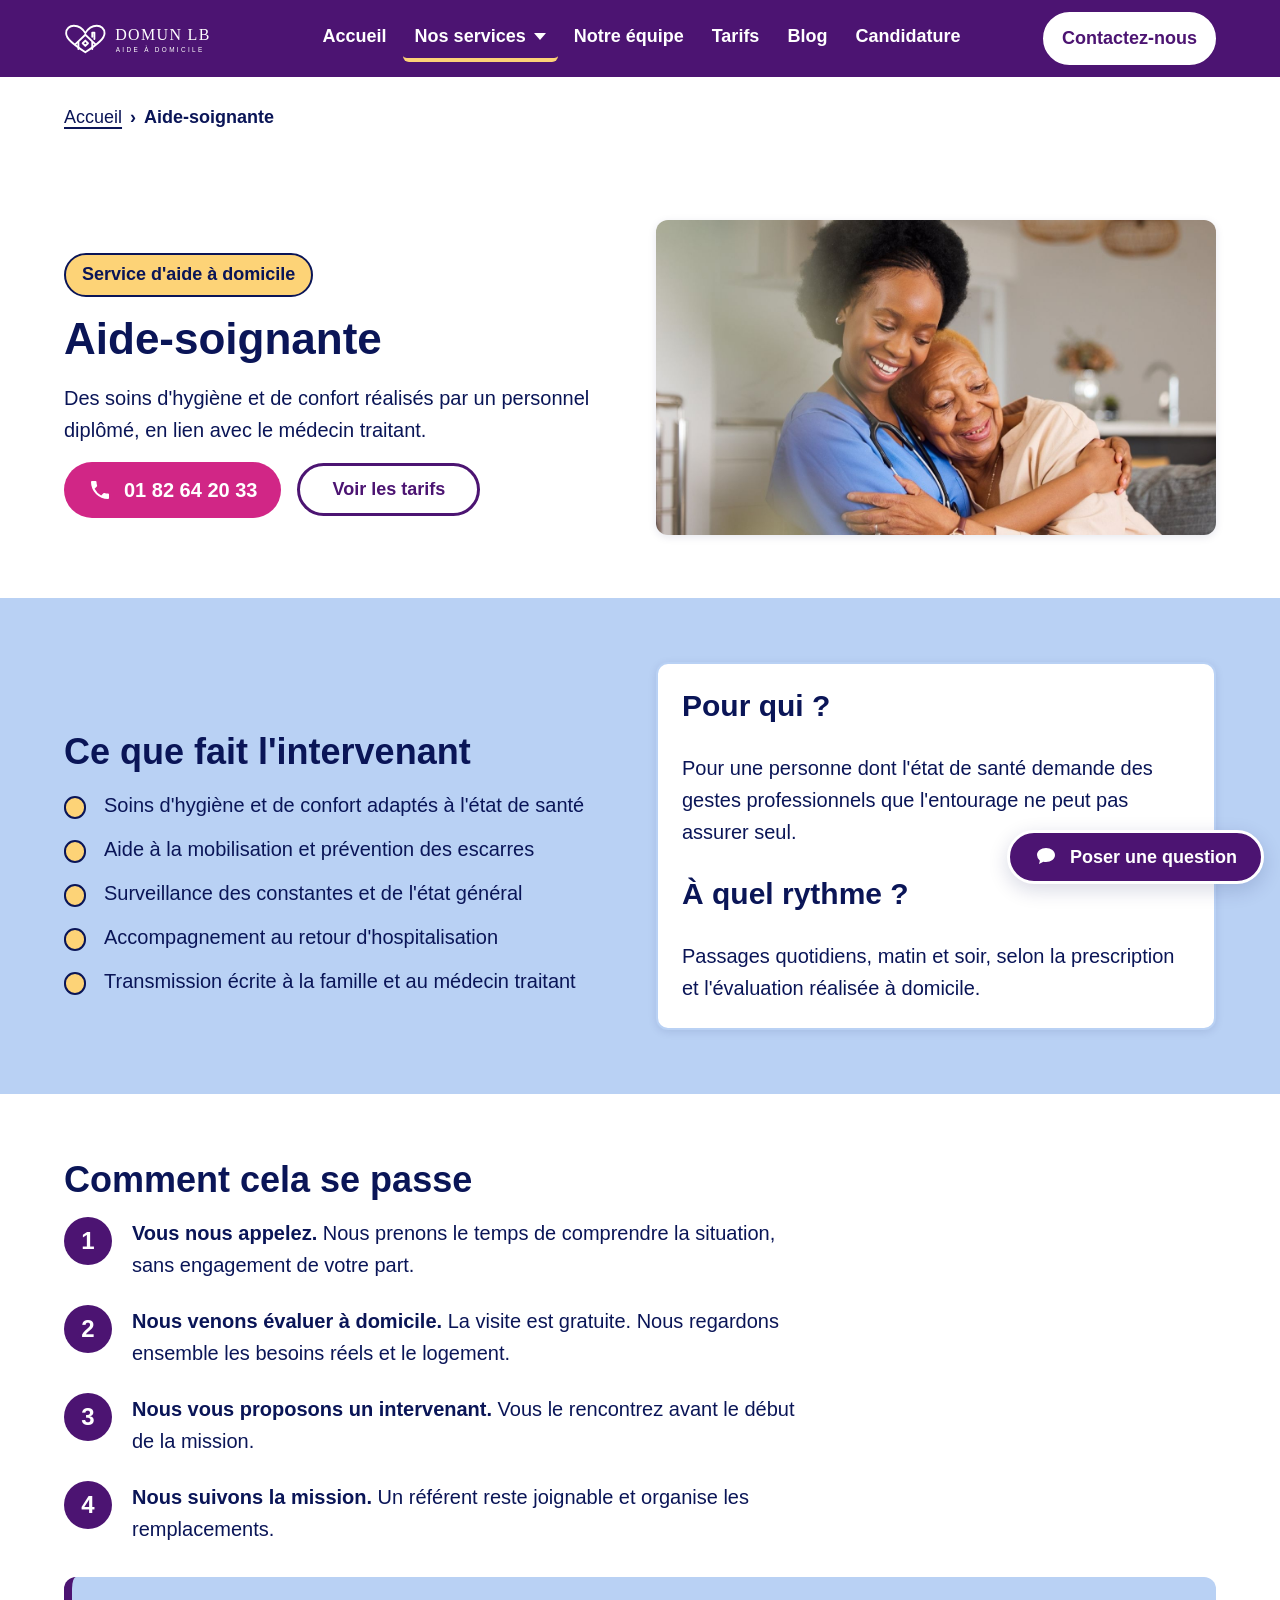
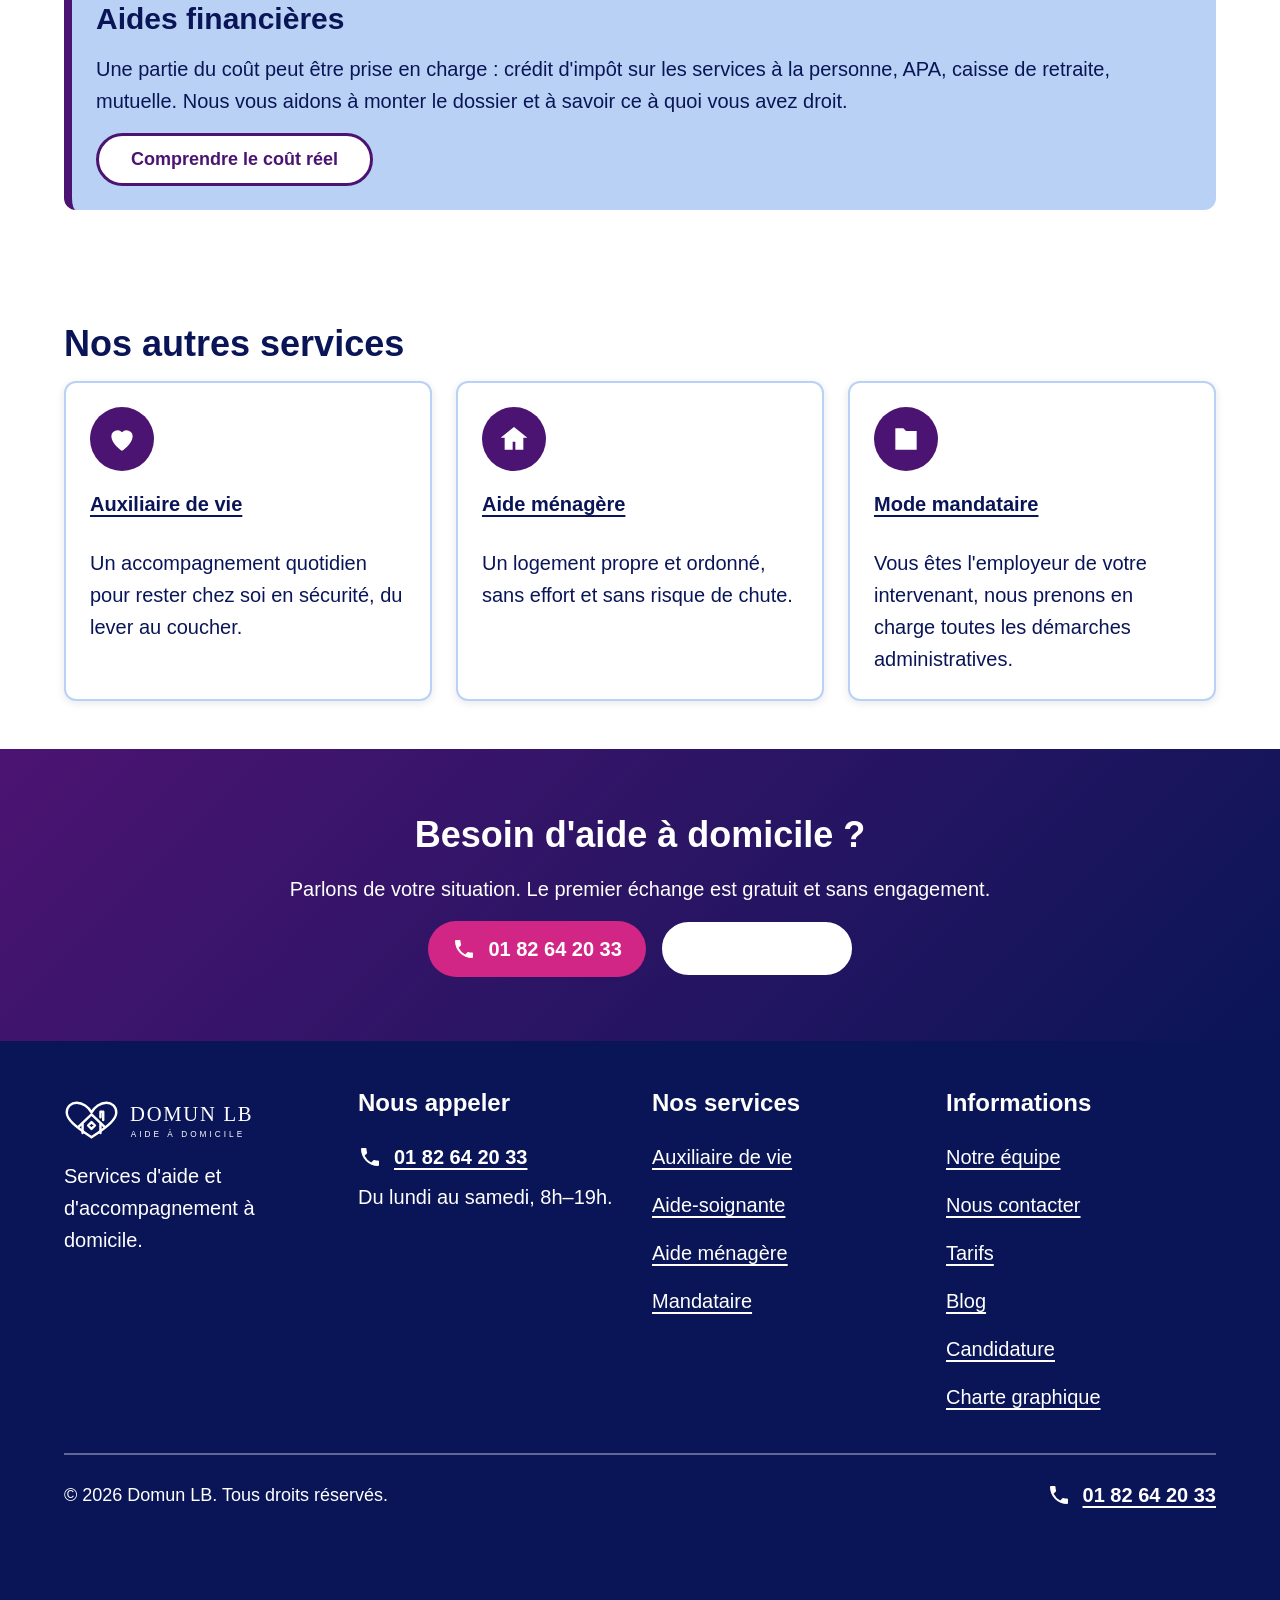
<file: services/aide-soignante.html>
<!DOCTYPE html>
<html lang="fr">
<head>
<meta charset="utf-8">
<meta name="viewport" content="width=device-width, initial-scale=1">
<title>Aide-soignante | Domun LB</title>
<meta name="description" content="Aide-soignante à domicile : soins d'hygiène, de confort et surveillance, en coordination avec l'équipe médicale.">
<link rel="stylesheet" href="../assets/css/domun.css?v=77b17dba85">
</head>
<body class="page-service">
<a class="lien-evitement" href="#contenu">Aller au contenu principal</a>

<header class="entete" data-entete>
  <div class="conteneur">
    <a class="entete__logo" href="../index.html">
      <img src="../assets/img/logo-domunlb-provisoire.svg?v=74313bd07a" alt="Domun LB, accueil" width="330" height="90">
    </a>
    <nav class="entete__nav" id="navigation-principale" data-nav
         aria-label="Navigation principale">
      <ul class="nav-liste">
          <li><a href="../index.html">Accueil</a></li>
          <li class="nav-groupe"><button type="button" class="nav-groupe__bouton" data-sous-menu data-section-courante="true" aria-expanded="false" aria-controls="sous-menu-services">Nos services<span class="nav-groupe__chevron" aria-hidden="true"></span></button><ul class="nav-groupe__liste" id="sous-menu-services" hidden><li><a href="../services/auxiliaire-de-vie.html">Auxiliaire de vie</a></li><li><a href="../services/aide-soignante.html" aria-current="page">Aide-soignante</a></li><li><a href="../services/aide-menagere.html">Aide ménagère</a></li><li><a href="../services/mandataire.html">Mandataire</a></li></ul></li>
          <li><a href="../equipe.html">Notre équipe</a></li>
          <li><a href="../tarifs.html">Tarifs</a></li>
          <li><a href="../blog.html">Blog</a></li>
          <li><a href="../candidature.html">Candidature</a></li>
      </ul>
    </nav>
    <div class="entete__actions">
      <a class="bouton bouton--inverse entete__cta" href="../contact.html"
         >
        Contactez-nous
      </a>
      <button class="bouton-menu" type="button" data-bouton-menu hidden
              aria-label="Menu" aria-expanded="false"
              aria-controls="navigation-principale">
        <span class="bouton-menu__barres" aria-hidden="true"></span>
        <span class="bouton-menu__texte">Menu</span>
      </button>
    </div>
  </div>
</header>
<main id="contenu">
<nav class="fil-ariane" aria-label="Fil d'Ariane"><div class="conteneur"><ol><li><a href="../index.html">Accueil</a></li><li><span aria-current="page">Aide-soignante</span></li></ol></div></nav>

<section class="section section--serree">
  <div class="conteneur">
    <div class="duo">
      <div class="entete-page">
        <p class="badge">Service d'aide à domicile</p>
        <h1>Aide-soignante</h1>
        <p class="chapo">Des soins d'hygiène et de confort réalisés par un personnel diplômé, en lien avec le médecin traitant.</p>
        <div class="groupe-boutons">
          <a class="tel tel--bouton" href="tel:+33182642033"><svg class="tel__icone" viewBox="0 0 24 24" aria-hidden="true" focusable="false"><path d="M6.6 10.8a15.1 15.1 0 0 0 6.6 6.6l2.2-2.2a1 1 0 0 1 1-.24 11.4 11.4 0 0 0 3.6.58 1 1 0 0 1 1 1V20a1 1 0 0 1-1 1A17 17 0 0 1 3 4a1 1 0 0 1 1-1h3.5a1 1 0 0 1 1 1 11.4 11.4 0 0 0 .58 3.6 1 1 0 0 1-.25 1z"/></svg><span class="visuellement-cache">Nous appeler au </span><span class="tel__numero">01 82 64 20 33</span></a>
          <a class="bouton bouton--secondaire" href="../tarifs.html">Voir les tarifs</a>
        </div>
      </div>
      <figure class="media"><img src="../assets/img/aide-soignante.jpg?v=cb79f6e318" alt="Une aide-soignante, stéthoscope autour du cou, enlace une dame âgée souriante." width="1366" height="768" loading="eager" decoding="async" fetchpriority="high"></figure>
    </div>
  </div>
</section>

<section class="section section--clair">
  <div class="conteneur">
    <div class="duo">
      <div>
        <h2>Ce que fait l'intervenant</h2>
        <ul class="liste-puces"><li>Soins d'hygiène et de confort adaptés à l'état de santé</li><li>Aide à la mobilisation et prévention des escarres</li><li>Surveillance des constantes et de l'état général</li><li>Accompagnement au retour d'hospitalisation</li><li>Transmission écrite à la famille et au médecin traitant</li></ul>
      </div>
      <div class="carte">
        <h3>Pour qui&nbsp;?</h3>
        <p>Pour une personne dont l'état de santé demande des gestes professionnels que l'entourage ne peut pas assurer seul.</p>
        <h3>À quel rythme&nbsp;?</h3>
        <p>Passages quotidiens, matin et soir, selon la prescription et l'évaluation réalisée à domicile.</p>
      </div>
    </div>
  </div>
</section>

<section class="section">
  <div class="conteneur">
    <h2>Comment cela se passe</h2>
    <ol class="etapes">
      <li><strong>Vous nous appelez.</strong> Nous prenons le temps de comprendre
        la situation, sans engagement de votre part.</li>
      <li><strong>Nous venons évaluer à domicile.</strong> La visite est gratuite.
        Nous regardons ensemble les besoins réels et le logement.</li>
      <li><strong>Nous vous proposons un intervenant.</strong> Vous le rencontrez
        avant le début de la mission.</li>
      <li><strong>Nous suivons la mission.</strong> Un référent reste joignable et
        organise les remplacements.</li>
    </ol>
    <div class="encadre">
      <h3>Aides financières</h3>
      <p>Une partie du coût peut être prise en charge&nbsp;: crédit d'impôt sur les
        services à la personne, APA, caisse de retraite, mutuelle. Nous vous aidons
        à monter le dossier et à savoir ce à quoi vous avez droit.</p>
      <a class="bouton bouton--secondaire" href="../tarifs.html">Comprendre le coût réel</a>
    </div>
  </div>
</section>

<section class="section section--serree">
  <div class="conteneur">
    <h2>Nos autres services</h2>
    <div class="grille"><article class="carte carte--lien">
          <span class="carte__icone" aria-hidden="true"><svg viewBox="0 0 24 24"><path d="M12 21s-8-5.2-8-11a4.6 4.6 0 0 1 8-3 4.6 4.6 0 0 1 8 3c0 5.8-8 11-8 11z"/></svg></span>
          <h3><a class="carte__lien" href="../services/auxiliaire-de-vie.html">Auxiliaire de vie</a></h3>
          <p>Un accompagnement quotidien pour rester chez soi en sécurité, du lever au coucher.</p>
        </article><article class="carte carte--lien">
          <span class="carte__icone" aria-hidden="true"><svg viewBox="0 0 24 24"><path d="M12 3 2 11h3v9h6v-6h2v6h6v-9h3z"/></svg></span>
          <h3><a class="carte__lien" href="../services/aide-menagere.html">Aide ménagère</a></h3>
          <p>Un logement propre et ordonné, sans effort et sans risque de chute.</p>
        </article><article class="carte carte--lien">
          <span class="carte__icone" aria-hidden="true"><svg viewBox="0 0 24 24"><path d="M4 4h6l2 2h8v14H4z"/></svg></span>
          <h3><a class="carte__lien" href="../services/mandataire.html">Mode mandataire</a></h3>
          <p>Vous êtes l'employeur de votre intervenant, nous prenons en charge toutes les démarches administratives.</p>
        </article></div>
  </div>
</section>

<section class="section section--degrade">
  <div class="conteneur centre rappel-action">
    <h2>Besoin d'aide à domicile&nbsp;?</h2>
    <p>Parlons de votre situation. Le premier échange est gratuit et sans engagement.</p>
    <div class="groupe-boutons">
      <a class="tel tel--bouton" href="tel:+33182642033"><svg class="tel__icone" viewBox="0 0 24 24" aria-hidden="true" focusable="false"><path d="M6.6 10.8a15.1 15.1 0 0 0 6.6 6.6l2.2-2.2a1 1 0 0 1 1-.24 11.4 11.4 0 0 0 3.6.58 1 1 0 0 1 1 1V20a1 1 0 0 1-1 1A17 17 0 0 1 3 4a1 1 0 0 1 1-1h3.5a1 1 0 0 1 1 1 11.4 11.4 0 0 0 .58 3.6 1 1 0 0 1-.25 1z"/></svg><span class="visuellement-cache">Nous appeler au </span><span class="tel__numero">01 82 64 20 33</span></a>
      <a class="bouton bouton--inverse" href="../tarifs.html">Voir nos tarifs</a>
    </div>
  </div>
</section>
</main>
<footer class="pied">
  <div class="conteneur">
    <div class="grille grille--4">
      <div>
        <span class="pied__logo"><img src="../assets/img/logo-domunlb-provisoire.svg?v=74313bd07a" alt="Domun LB" width="330" height="90"></span>
        <p>Services d'aide et d'accompagnement à domicile.</p>
      </div>
      <div>
        <h2>Nous appeler</h2>
        <a class="tel" href="tel:+33182642033"><svg class="tel__icone" viewBox="0 0 24 24" aria-hidden="true" focusable="false"><path d="M6.6 10.8a15.1 15.1 0 0 0 6.6 6.6l2.2-2.2a1 1 0 0 1 1-.24 11.4 11.4 0 0 0 3.6.58 1 1 0 0 1 1 1V20a1 1 0 0 1-1 1A17 17 0 0 1 3 4a1 1 0 0 1 1-1h3.5a1 1 0 0 1 1 1 11.4 11.4 0 0 0 .58 3.6 1 1 0 0 1-.25 1z"/></svg><span class="visuellement-cache">Appeler Domun LB au </span><span class="tel__numero">01 82 64 20 33</span></a>
        <p>Du lundi au samedi, 8h–19h.</p>
      </div>
      <div>
        <h2>Nos services</h2>
        <ul><li><a href="../services/auxiliaire-de-vie.html">Auxiliaire de vie</a></li><li><a href="../services/aide-soignante.html">Aide-soignante</a></li><li><a href="../services/aide-menagere.html">Aide ménagère</a></li><li><a href="../services/mandataire.html">Mandataire</a></li></ul>
      </div>
      <div>
        <h2>Informations</h2>
        <ul>
          <li><a href="../equipe.html">Notre équipe</a></li>
          <li><a href="../contact.html">Nous contacter</a></li>
          <li><a href="../tarifs.html">Tarifs</a></li>
          <li><a href="../blog.html">Blog</a></li>
          <li><a href="../candidature.html">Candidature</a></li>
          <li><a href="../charte.html">Charte graphique</a></li>
        </ul>
      </div>
    </div>
    <div class="pied__bas">
      <p>© 2026 Domun LB. Tous droits réservés.</p>
      <a class="tel" href="tel:+33182642033"><svg class="tel__icone" viewBox="0 0 24 24" aria-hidden="true" focusable="false"><path d="M6.6 10.8a15.1 15.1 0 0 0 6.6 6.6l2.2-2.2a1 1 0 0 1 1-.24 11.4 11.4 0 0 0 3.6.58 1 1 0 0 1 1 1V20a1 1 0 0 1-1 1A17 17 0 0 1 3 4a1 1 0 0 1 1-1h3.5a1 1 0 0 1 1 1 11.4 11.4 0 0 0 .58 3.6 1 1 0 0 1-.25 1z"/></svg><span class="visuellement-cache">Appeler Domun LB au </span><span class="tel__numero">01 82 64 20 33</span></a>
    </div>
  </div>
</footer>
<div class="chat" data-chat data-prefixe="../">
  <button class="chat__lanceur" type="button" data-chat-ouvrir hidden
          aria-expanded="false" aria-controls="chat-panneau">
    <span class="chat__icone"><svg viewBox="0 0 24 24" aria-hidden="true" focusable="false"><path d="M12 3c5 0 9 3.1 9 7s-4 7-9 7a11 11 0 0 1-2.6-.3L5 19l.9-3.3A7.6 7.6 0 0 1 3 10c0-3.9 4-7 9-7z"/></svg></span>
    <span>Poser une question</span>
  </button>

  <div class="chat__panneau" id="chat-panneau" role="dialog"
       aria-labelledby="chat-titre" hidden>
    <div class="chat__entete">
      <h2 class="chat__titre" id="chat-titre" tabindex="-1">Assistant Domun LB</h2>
      <button class="chat__fermer" type="button" data-chat-fermer>
        <span class="visuellement-cache">Fermer la discussion</span>
        <span aria-hidden="true">✕</span>
      </button>
    </div>
    <div class="chat__corps" data-chat-corps>
      <div class="chat__fil" data-chat-fil role="log" aria-live="polite"></div>
      <div class="chat__choix" data-chat-choix></div>
    </div>
    <p class="chat__pied">
      Vous préférez parler à quelqu'un&nbsp;?
      <a class="tel" href="tel:+33182642033"><svg class="tel__icone" viewBox="0 0 24 24" aria-hidden="true" focusable="false"><path d="M6.6 10.8a15.1 15.1 0 0 0 6.6 6.6l2.2-2.2a1 1 0 0 1 1-.24 11.4 11.4 0 0 0 3.6.58 1 1 0 0 1 1 1V20a1 1 0 0 1-1 1A17 17 0 0 1 3 4a1 1 0 0 1 1-1h3.5a1 1 0 0 1 1 1 11.4 11.4 0 0 0 .58 3.6 1 1 0 0 1-.25 1z"/></svg><span class="visuellement-cache">Appeler Domun LB au </span><span class="tel__numero">01 82 64 20 33</span></a>
    </p>
  </div>
</div>
<script src="../assets/js/navigation.js?v=77b17dba85" defer></script>
<script src="../assets/js/chat.js?v=77b17dba85" defer></script>
</body>
</html>
</file>
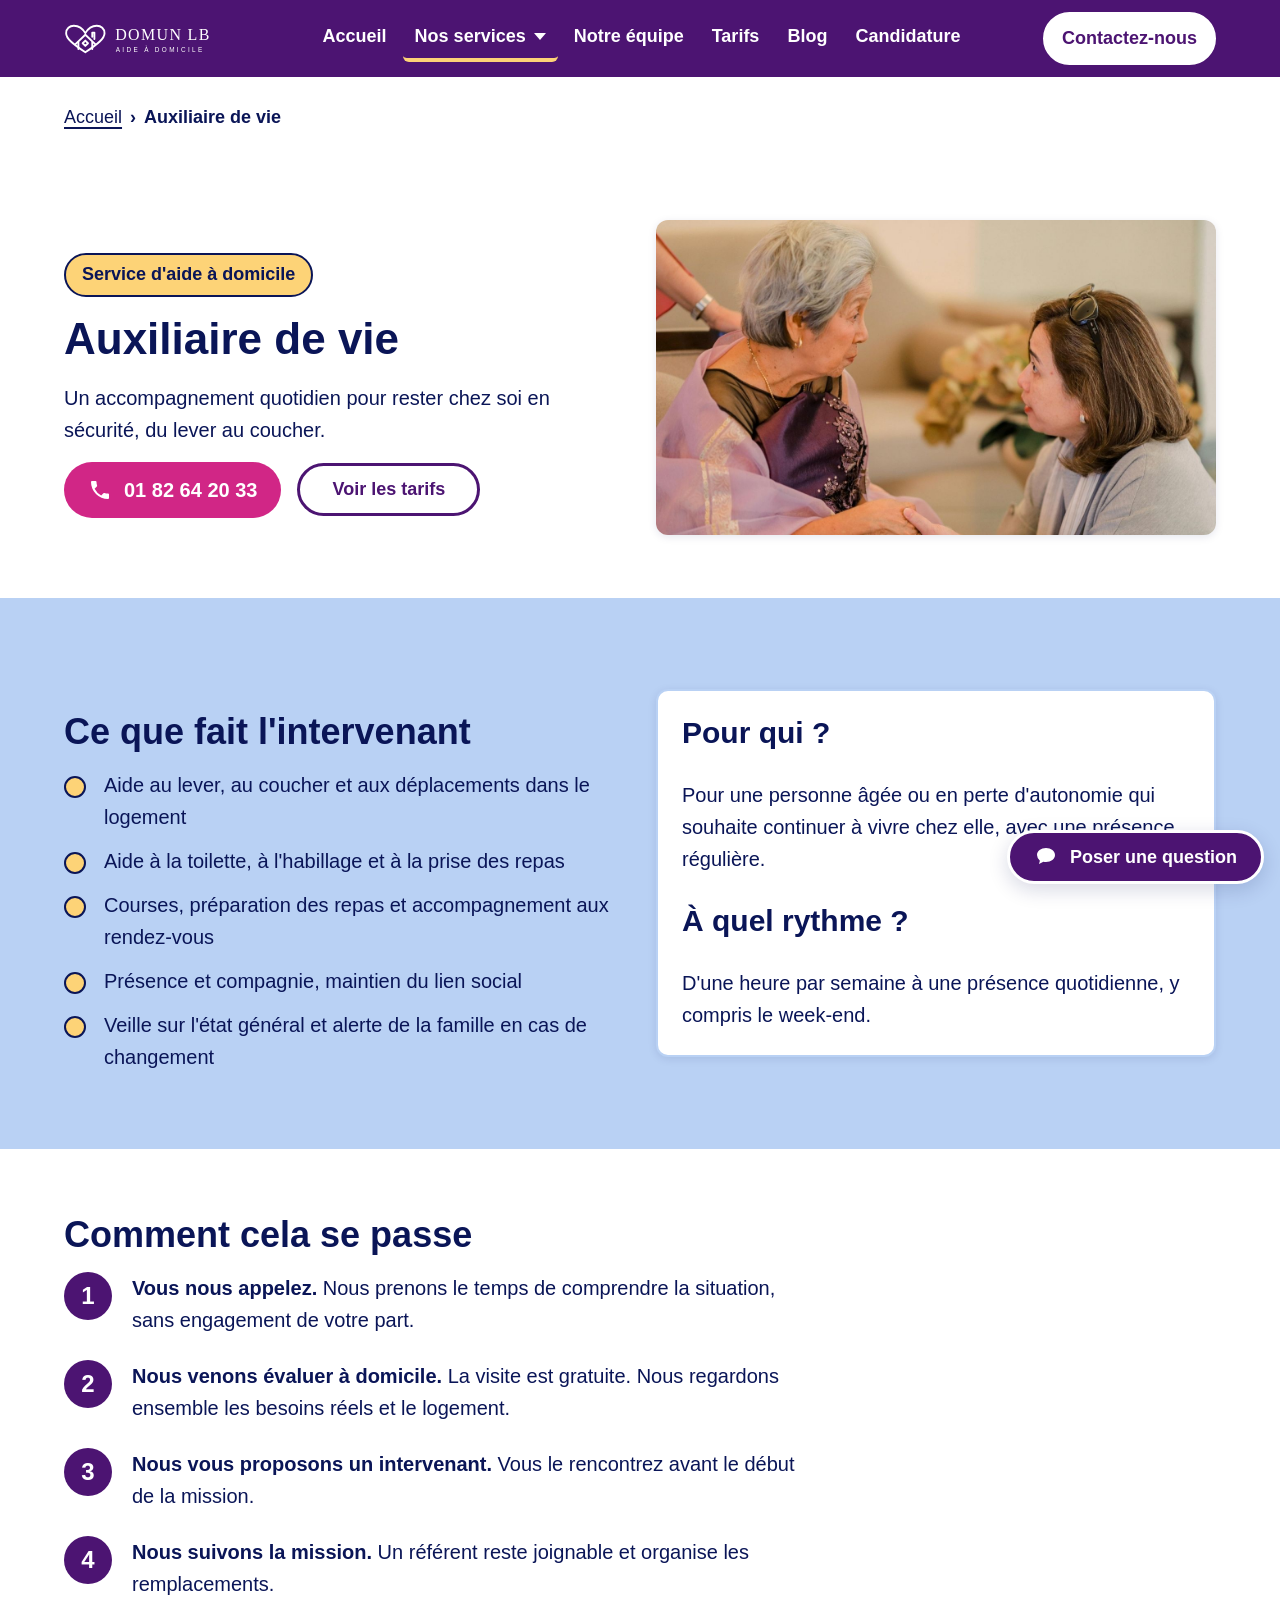
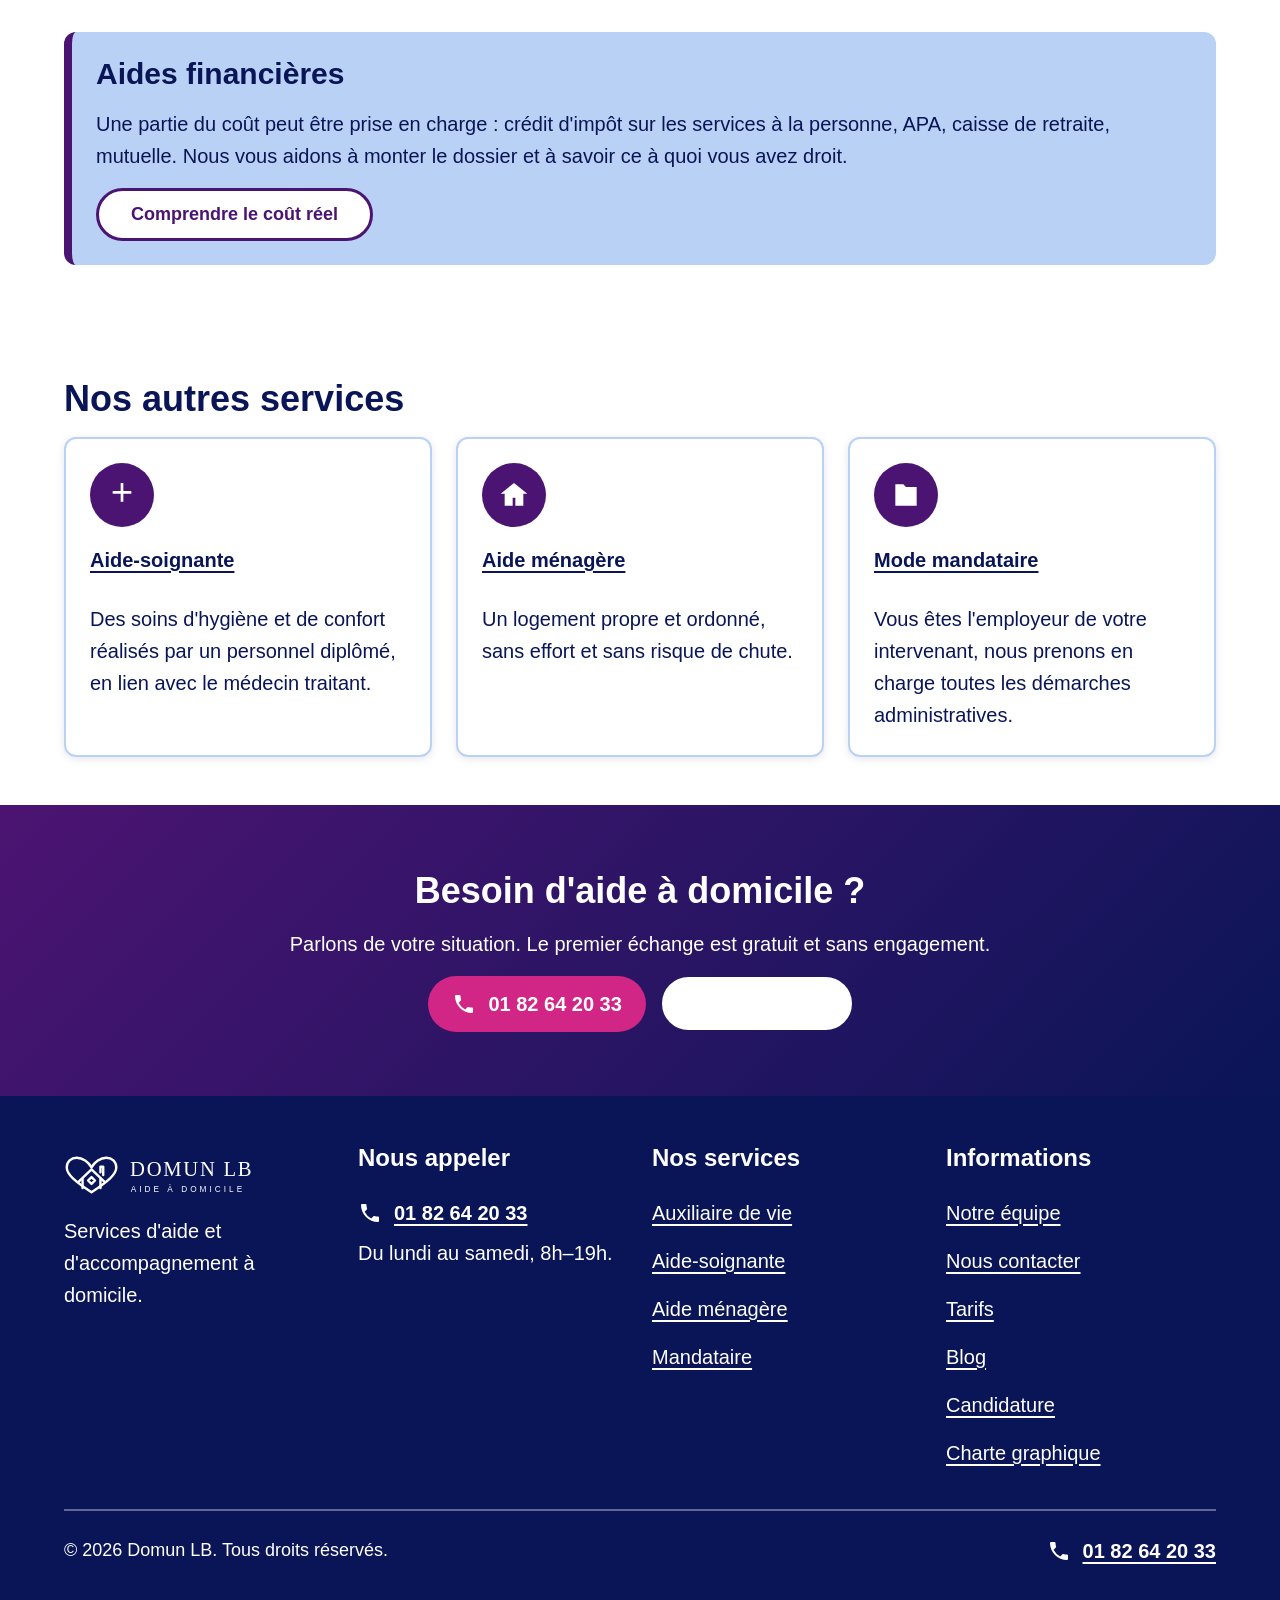
<file: services/auxiliaire-de-vie.html>
<!DOCTYPE html>
<html lang="fr">
<head>
<meta charset="utf-8">
<meta name="viewport" content="width=device-width, initial-scale=1">
<title>Auxiliaire de vie | Domun LB</title>
<meta name="description" content="Auxiliaire de vie à domicile : aide au lever, à la toilette, aux repas et à la vie sociale.">
<link rel="stylesheet" href="../assets/css/domun.css?v=77b17dba85">
</head>
<body class="page-service">
<a class="lien-evitement" href="#contenu">Aller au contenu principal</a>

<header class="entete" data-entete>
  <div class="conteneur">
    <a class="entete__logo" href="../index.html">
      <img src="../assets/img/logo-domunlb-provisoire.svg?v=74313bd07a" alt="Domun LB, accueil" width="330" height="90">
    </a>
    <nav class="entete__nav" id="navigation-principale" data-nav
         aria-label="Navigation principale">
      <ul class="nav-liste">
          <li><a href="../index.html">Accueil</a></li>
          <li class="nav-groupe"><button type="button" class="nav-groupe__bouton" data-sous-menu data-section-courante="true" aria-expanded="false" aria-controls="sous-menu-services">Nos services<span class="nav-groupe__chevron" aria-hidden="true"></span></button><ul class="nav-groupe__liste" id="sous-menu-services" hidden><li><a href="../services/auxiliaire-de-vie.html" aria-current="page">Auxiliaire de vie</a></li><li><a href="../services/aide-soignante.html">Aide-soignante</a></li><li><a href="../services/aide-menagere.html">Aide ménagère</a></li><li><a href="../services/mandataire.html">Mandataire</a></li></ul></li>
          <li><a href="../equipe.html">Notre équipe</a></li>
          <li><a href="../tarifs.html">Tarifs</a></li>
          <li><a href="../blog.html">Blog</a></li>
          <li><a href="../candidature.html">Candidature</a></li>
      </ul>
    </nav>
    <div class="entete__actions">
      <a class="bouton bouton--inverse entete__cta" href="../contact.html"
         >
        Contactez-nous
      </a>
      <button class="bouton-menu" type="button" data-bouton-menu hidden
              aria-label="Menu" aria-expanded="false"
              aria-controls="navigation-principale">
        <span class="bouton-menu__barres" aria-hidden="true"></span>
        <span class="bouton-menu__texte">Menu</span>
      </button>
    </div>
  </div>
</header>
<main id="contenu">
<nav class="fil-ariane" aria-label="Fil d'Ariane"><div class="conteneur"><ol><li><a href="../index.html">Accueil</a></li><li><span aria-current="page">Auxiliaire de vie</span></li></ol></div></nav>

<section class="section section--serree">
  <div class="conteneur">
    <div class="duo">
      <div class="entete-page">
        <p class="badge">Service d'aide à domicile</p>
        <h1>Auxiliaire de vie</h1>
        <p class="chapo">Un accompagnement quotidien pour rester chez soi en sécurité, du lever au coucher.</p>
        <div class="groupe-boutons">
          <a class="tel tel--bouton" href="tel:+33182642033"><svg class="tel__icone" viewBox="0 0 24 24" aria-hidden="true" focusable="false"><path d="M6.6 10.8a15.1 15.1 0 0 0 6.6 6.6l2.2-2.2a1 1 0 0 1 1-.24 11.4 11.4 0 0 0 3.6.58 1 1 0 0 1 1 1V20a1 1 0 0 1-1 1A17 17 0 0 1 3 4a1 1 0 0 1 1-1h3.5a1 1 0 0 1 1 1 11.4 11.4 0 0 0 .58 3.6 1 1 0 0 1-.25 1z"/></svg><span class="visuellement-cache">Nous appeler au </span><span class="tel__numero">01 82 64 20 33</span></a>
          <a class="bouton bouton--secondaire" href="../tarifs.html">Voir les tarifs</a>
        </div>
      </div>
      <figure class="media"><img src="../assets/img/auxiliaire-de-vie.jpg?v=36433b7c91" alt="Une intervenante tient les mains d'une dame âgée et l'écoute, assises face à face." width="1366" height="768" loading="eager" decoding="async" fetchpriority="high"></figure>
    </div>
  </div>
</section>

<section class="section section--clair">
  <div class="conteneur">
    <div class="duo">
      <div>
        <h2>Ce que fait l'intervenant</h2>
        <ul class="liste-puces"><li>Aide au lever, au coucher et aux déplacements dans le logement</li><li>Aide à la toilette, à l'habillage et à la prise des repas</li><li>Courses, préparation des repas et accompagnement aux rendez-vous</li><li>Présence et compagnie, maintien du lien social</li><li>Veille sur l'état général et alerte de la famille en cas de changement</li></ul>
      </div>
      <div class="carte">
        <h3>Pour qui&nbsp;?</h3>
        <p>Pour une personne âgée ou en perte d'autonomie qui souhaite continuer à vivre chez elle, avec une présence régulière.</p>
        <h3>À quel rythme&nbsp;?</h3>
        <p>D'une heure par semaine à une présence quotidienne, y compris le week-end.</p>
      </div>
    </div>
  </div>
</section>

<section class="section">
  <div class="conteneur">
    <h2>Comment cela se passe</h2>
    <ol class="etapes">
      <li><strong>Vous nous appelez.</strong> Nous prenons le temps de comprendre
        la situation, sans engagement de votre part.</li>
      <li><strong>Nous venons évaluer à domicile.</strong> La visite est gratuite.
        Nous regardons ensemble les besoins réels et le logement.</li>
      <li><strong>Nous vous proposons un intervenant.</strong> Vous le rencontrez
        avant le début de la mission.</li>
      <li><strong>Nous suivons la mission.</strong> Un référent reste joignable et
        organise les remplacements.</li>
    </ol>
    <div class="encadre">
      <h3>Aides financières</h3>
      <p>Une partie du coût peut être prise en charge&nbsp;: crédit d'impôt sur les
        services à la personne, APA, caisse de retraite, mutuelle. Nous vous aidons
        à monter le dossier et à savoir ce à quoi vous avez droit.</p>
      <a class="bouton bouton--secondaire" href="../tarifs.html">Comprendre le coût réel</a>
    </div>
  </div>
</section>

<section class="section section--serree">
  <div class="conteneur">
    <h2>Nos autres services</h2>
    <div class="grille"><article class="carte carte--lien">
          <span class="carte__icone" aria-hidden="true"><svg viewBox="0 0 24 24"><path d="M13 3h-2v6H5v2h6v6h2v-6h6V9h-6z"/></svg></span>
          <h3><a class="carte__lien" href="../services/aide-soignante.html">Aide-soignante</a></h3>
          <p>Des soins d'hygiène et de confort réalisés par un personnel diplômé, en lien avec le médecin traitant.</p>
        </article><article class="carte carte--lien">
          <span class="carte__icone" aria-hidden="true"><svg viewBox="0 0 24 24"><path d="M12 3 2 11h3v9h6v-6h2v6h6v-9h3z"/></svg></span>
          <h3><a class="carte__lien" href="../services/aide-menagere.html">Aide ménagère</a></h3>
          <p>Un logement propre et ordonné, sans effort et sans risque de chute.</p>
        </article><article class="carte carte--lien">
          <span class="carte__icone" aria-hidden="true"><svg viewBox="0 0 24 24"><path d="M4 4h6l2 2h8v14H4z"/></svg></span>
          <h3><a class="carte__lien" href="../services/mandataire.html">Mode mandataire</a></h3>
          <p>Vous êtes l'employeur de votre intervenant, nous prenons en charge toutes les démarches administratives.</p>
        </article></div>
  </div>
</section>

<section class="section section--degrade">
  <div class="conteneur centre rappel-action">
    <h2>Besoin d'aide à domicile&nbsp;?</h2>
    <p>Parlons de votre situation. Le premier échange est gratuit et sans engagement.</p>
    <div class="groupe-boutons">
      <a class="tel tel--bouton" href="tel:+33182642033"><svg class="tel__icone" viewBox="0 0 24 24" aria-hidden="true" focusable="false"><path d="M6.6 10.8a15.1 15.1 0 0 0 6.6 6.6l2.2-2.2a1 1 0 0 1 1-.24 11.4 11.4 0 0 0 3.6.58 1 1 0 0 1 1 1V20a1 1 0 0 1-1 1A17 17 0 0 1 3 4a1 1 0 0 1 1-1h3.5a1 1 0 0 1 1 1 11.4 11.4 0 0 0 .58 3.6 1 1 0 0 1-.25 1z"/></svg><span class="visuellement-cache">Nous appeler au </span><span class="tel__numero">01 82 64 20 33</span></a>
      <a class="bouton bouton--inverse" href="../tarifs.html">Voir nos tarifs</a>
    </div>
  </div>
</section>
</main>
<footer class="pied">
  <div class="conteneur">
    <div class="grille grille--4">
      <div>
        <span class="pied__logo"><img src="../assets/img/logo-domunlb-provisoire.svg?v=74313bd07a" alt="Domun LB" width="330" height="90"></span>
        <p>Services d'aide et d'accompagnement à domicile.</p>
      </div>
      <div>
        <h2>Nous appeler</h2>
        <a class="tel" href="tel:+33182642033"><svg class="tel__icone" viewBox="0 0 24 24" aria-hidden="true" focusable="false"><path d="M6.6 10.8a15.1 15.1 0 0 0 6.6 6.6l2.2-2.2a1 1 0 0 1 1-.24 11.4 11.4 0 0 0 3.6.58 1 1 0 0 1 1 1V20a1 1 0 0 1-1 1A17 17 0 0 1 3 4a1 1 0 0 1 1-1h3.5a1 1 0 0 1 1 1 11.4 11.4 0 0 0 .58 3.6 1 1 0 0 1-.25 1z"/></svg><span class="visuellement-cache">Appeler Domun LB au </span><span class="tel__numero">01 82 64 20 33</span></a>
        <p>Du lundi au samedi, 8h–19h.</p>
      </div>
      <div>
        <h2>Nos services</h2>
        <ul><li><a href="../services/auxiliaire-de-vie.html">Auxiliaire de vie</a></li><li><a href="../services/aide-soignante.html">Aide-soignante</a></li><li><a href="../services/aide-menagere.html">Aide ménagère</a></li><li><a href="../services/mandataire.html">Mandataire</a></li></ul>
      </div>
      <div>
        <h2>Informations</h2>
        <ul>
          <li><a href="../equipe.html">Notre équipe</a></li>
          <li><a href="../contact.html">Nous contacter</a></li>
          <li><a href="../tarifs.html">Tarifs</a></li>
          <li><a href="../blog.html">Blog</a></li>
          <li><a href="../candidature.html">Candidature</a></li>
          <li><a href="../charte.html">Charte graphique</a></li>
        </ul>
      </div>
    </div>
    <div class="pied__bas">
      <p>© 2026 Domun LB. Tous droits réservés.</p>
      <a class="tel" href="tel:+33182642033"><svg class="tel__icone" viewBox="0 0 24 24" aria-hidden="true" focusable="false"><path d="M6.6 10.8a15.1 15.1 0 0 0 6.6 6.6l2.2-2.2a1 1 0 0 1 1-.24 11.4 11.4 0 0 0 3.6.58 1 1 0 0 1 1 1V20a1 1 0 0 1-1 1A17 17 0 0 1 3 4a1 1 0 0 1 1-1h3.5a1 1 0 0 1 1 1 11.4 11.4 0 0 0 .58 3.6 1 1 0 0 1-.25 1z"/></svg><span class="visuellement-cache">Appeler Domun LB au </span><span class="tel__numero">01 82 64 20 33</span></a>
    </div>
  </div>
</footer>
<div class="chat" data-chat data-prefixe="../">
  <button class="chat__lanceur" type="button" data-chat-ouvrir hidden
          aria-expanded="false" aria-controls="chat-panneau">
    <span class="chat__icone"><svg viewBox="0 0 24 24" aria-hidden="true" focusable="false"><path d="M12 3c5 0 9 3.1 9 7s-4 7-9 7a11 11 0 0 1-2.6-.3L5 19l.9-3.3A7.6 7.6 0 0 1 3 10c0-3.9 4-7 9-7z"/></svg></span>
    <span>Poser une question</span>
  </button>

  <div class="chat__panneau" id="chat-panneau" role="dialog"
       aria-labelledby="chat-titre" hidden>
    <div class="chat__entete">
      <h2 class="chat__titre" id="chat-titre" tabindex="-1">Assistant Domun LB</h2>
      <button class="chat__fermer" type="button" data-chat-fermer>
        <span class="visuellement-cache">Fermer la discussion</span>
        <span aria-hidden="true">✕</span>
      </button>
    </div>
    <div class="chat__corps" data-chat-corps>
      <div class="chat__fil" data-chat-fil role="log" aria-live="polite"></div>
      <div class="chat__choix" data-chat-choix></div>
    </div>
    <p class="chat__pied">
      Vous préférez parler à quelqu'un&nbsp;?
      <a class="tel" href="tel:+33182642033"><svg class="tel__icone" viewBox="0 0 24 24" aria-hidden="true" focusable="false"><path d="M6.6 10.8a15.1 15.1 0 0 0 6.6 6.6l2.2-2.2a1 1 0 0 1 1-.24 11.4 11.4 0 0 0 3.6.58 1 1 0 0 1 1 1V20a1 1 0 0 1-1 1A17 17 0 0 1 3 4a1 1 0 0 1 1-1h3.5a1 1 0 0 1 1 1 11.4 11.4 0 0 0 .58 3.6 1 1 0 0 1-.25 1z"/></svg><span class="visuellement-cache">Appeler Domun LB au </span><span class="tel__numero">01 82 64 20 33</span></a>
    </p>
  </div>
</div>
<script src="../assets/js/navigation.js?v=77b17dba85" defer></script>
<script src="../assets/js/chat.js?v=77b17dba85" defer></script>
</body>
</html>
</file>
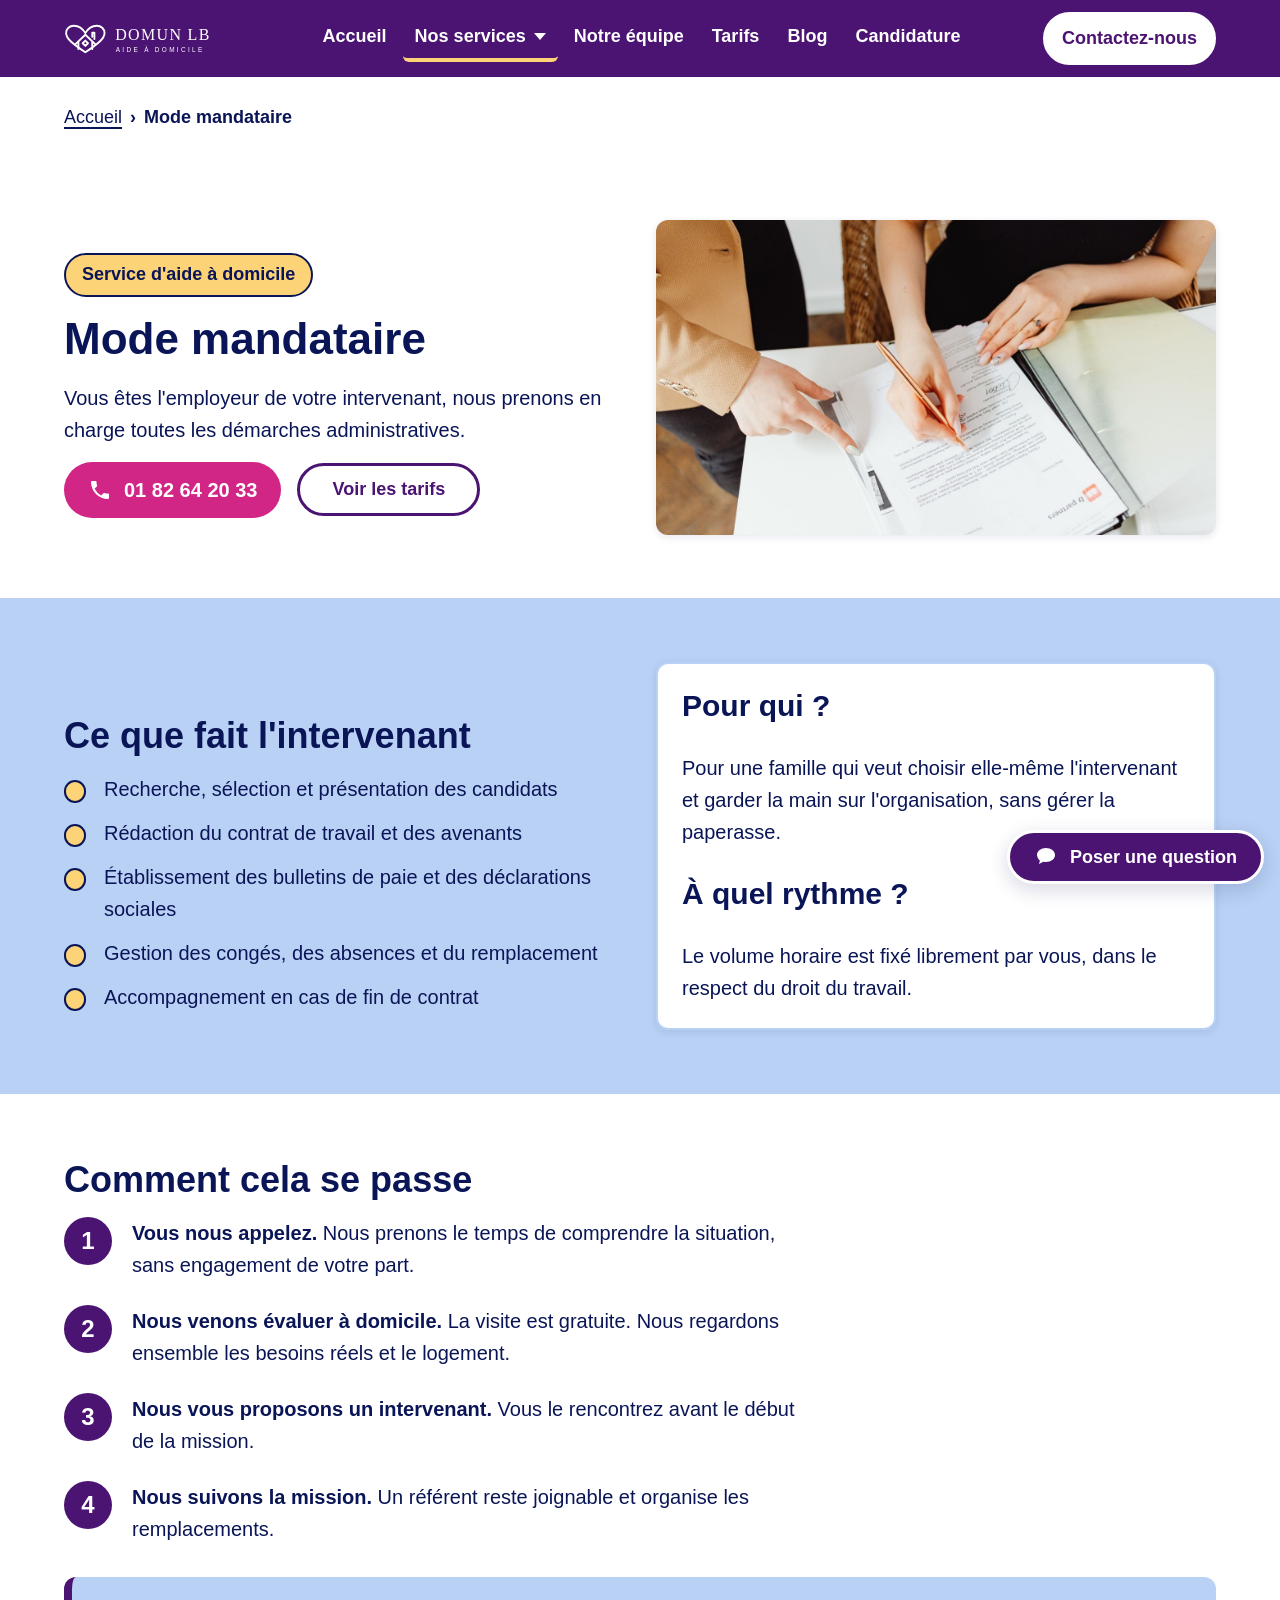
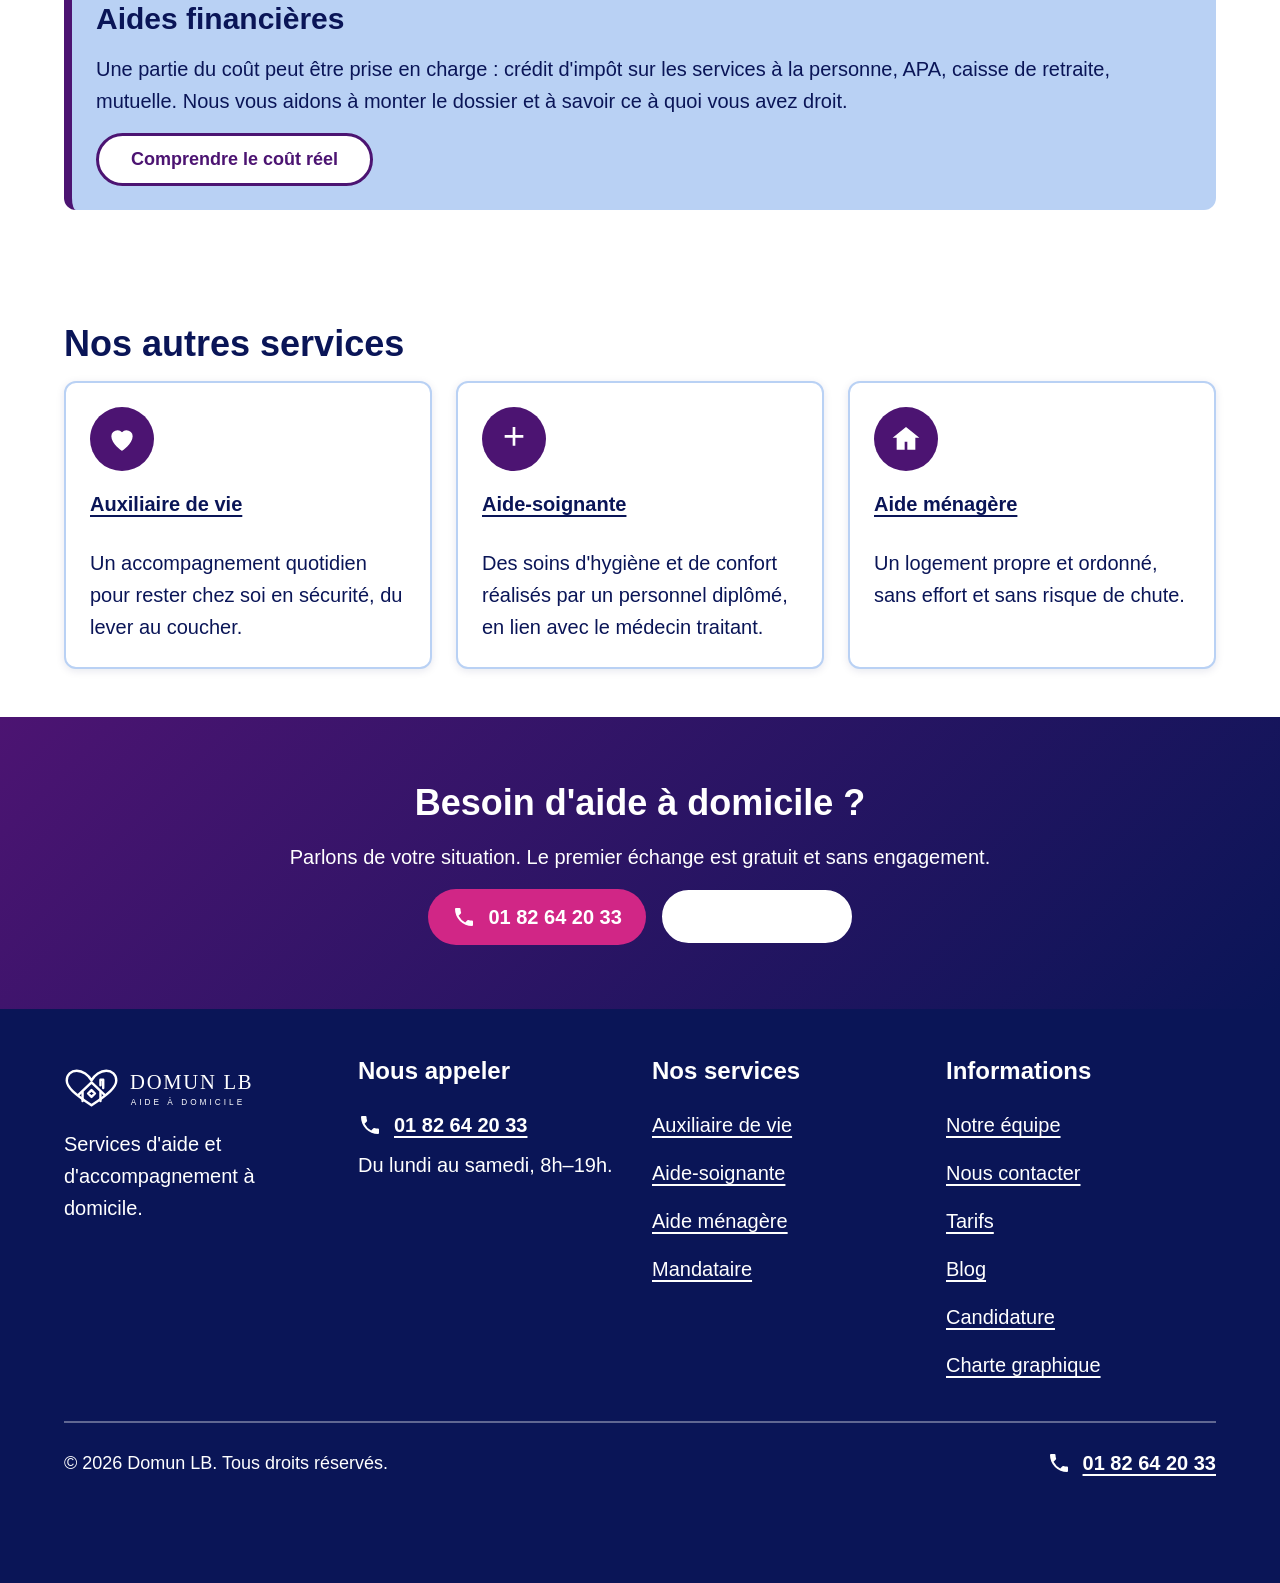
<file: services/mandataire.html>
<!DOCTYPE html>
<html lang="fr">
<head>
<meta charset="utf-8">
<meta name="viewport" content="width=device-width, initial-scale=1">
<title>Mode mandataire | Domun LB</title>
<meta name="description" content="Mode mandataire : Domun LB recrute et gère l'administratif, la famille reste l'employeur.">
<link rel="stylesheet" href="../assets/css/domun.css?v=77b17dba85">
</head>
<body class="page-service">
<a class="lien-evitement" href="#contenu">Aller au contenu principal</a>

<header class="entete" data-entete>
  <div class="conteneur">
    <a class="entete__logo" href="../index.html">
      <img src="../assets/img/logo-domunlb-provisoire.svg?v=74313bd07a" alt="Domun LB, accueil" width="330" height="90">
    </a>
    <nav class="entete__nav" id="navigation-principale" data-nav
         aria-label="Navigation principale">
      <ul class="nav-liste">
          <li><a href="../index.html">Accueil</a></li>
          <li class="nav-groupe"><button type="button" class="nav-groupe__bouton" data-sous-menu data-section-courante="true" aria-expanded="false" aria-controls="sous-menu-services">Nos services<span class="nav-groupe__chevron" aria-hidden="true"></span></button><ul class="nav-groupe__liste" id="sous-menu-services" hidden><li><a href="../services/auxiliaire-de-vie.html">Auxiliaire de vie</a></li><li><a href="../services/aide-soignante.html">Aide-soignante</a></li><li><a href="../services/aide-menagere.html">Aide ménagère</a></li><li><a href="../services/mandataire.html" aria-current="page">Mandataire</a></li></ul></li>
          <li><a href="../equipe.html">Notre équipe</a></li>
          <li><a href="../tarifs.html">Tarifs</a></li>
          <li><a href="../blog.html">Blog</a></li>
          <li><a href="../candidature.html">Candidature</a></li>
      </ul>
    </nav>
    <div class="entete__actions">
      <a class="bouton bouton--inverse entete__cta" href="../contact.html"
         >
        Contactez-nous
      </a>
      <button class="bouton-menu" type="button" data-bouton-menu hidden
              aria-label="Menu" aria-expanded="false"
              aria-controls="navigation-principale">
        <span class="bouton-menu__barres" aria-hidden="true"></span>
        <span class="bouton-menu__texte">Menu</span>
      </button>
    </div>
  </div>
</header>
<main id="contenu">
<nav class="fil-ariane" aria-label="Fil d'Ariane"><div class="conteneur"><ol><li><a href="../index.html">Accueil</a></li><li><span aria-current="page">Mode mandataire</span></li></ol></div></nav>

<section class="section section--serree">
  <div class="conteneur">
    <div class="duo">
      <div class="entete-page">
        <p class="badge">Service d'aide à domicile</p>
        <h1>Mode mandataire</h1>
        <p class="chapo">Vous êtes l'employeur de votre intervenant, nous prenons en charge toutes les démarches administratives.</p>
        <div class="groupe-boutons">
          <a class="tel tel--bouton" href="tel:+33182642033"><svg class="tel__icone" viewBox="0 0 24 24" aria-hidden="true" focusable="false"><path d="M6.6 10.8a15.1 15.1 0 0 0 6.6 6.6l2.2-2.2a1 1 0 0 1 1-.24 11.4 11.4 0 0 0 3.6.58 1 1 0 0 1 1 1V20a1 1 0 0 1-1 1A17 17 0 0 1 3 4a1 1 0 0 1 1-1h3.5a1 1 0 0 1 1 1 11.4 11.4 0 0 0 .58 3.6 1 1 0 0 1-.25 1z"/></svg><span class="visuellement-cache">Nous appeler au </span><span class="tel__numero">01 82 64 20 33</span></a>
          <a class="bouton bouton--secondaire" href="../tarifs.html">Voir les tarifs</a>
        </div>
      </div>
      <figure class="media"><img src="../assets/img/mandataire.jpg?v=00364f2b62" alt="Deux personnes signent un document administratif, l'une désignant un passage du contrat." width="1366" height="768" loading="eager" decoding="async" fetchpriority="high"></figure>
    </div>
  </div>
</section>

<section class="section section--clair">
  <div class="conteneur">
    <div class="duo">
      <div>
        <h2>Ce que fait l'intervenant</h2>
        <ul class="liste-puces"><li>Recherche, sélection et présentation des candidats</li><li>Rédaction du contrat de travail et des avenants</li><li>Établissement des bulletins de paie et des déclarations sociales</li><li>Gestion des congés, des absences et du remplacement</li><li>Accompagnement en cas de fin de contrat</li></ul>
      </div>
      <div class="carte">
        <h3>Pour qui&nbsp;?</h3>
        <p>Pour une famille qui veut choisir elle-même l'intervenant et garder la main sur l'organisation, sans gérer la paperasse.</p>
        <h3>À quel rythme&nbsp;?</h3>
        <p>Le volume horaire est fixé librement par vous, dans le respect du droit du travail.</p>
      </div>
    </div>
  </div>
</section>

<section class="section">
  <div class="conteneur">
    <h2>Comment cela se passe</h2>
    <ol class="etapes">
      <li><strong>Vous nous appelez.</strong> Nous prenons le temps de comprendre
        la situation, sans engagement de votre part.</li>
      <li><strong>Nous venons évaluer à domicile.</strong> La visite est gratuite.
        Nous regardons ensemble les besoins réels et le logement.</li>
      <li><strong>Nous vous proposons un intervenant.</strong> Vous le rencontrez
        avant le début de la mission.</li>
      <li><strong>Nous suivons la mission.</strong> Un référent reste joignable et
        organise les remplacements.</li>
    </ol>
    <div class="encadre">
      <h3>Aides financières</h3>
      <p>Une partie du coût peut être prise en charge&nbsp;: crédit d'impôt sur les
        services à la personne, APA, caisse de retraite, mutuelle. Nous vous aidons
        à monter le dossier et à savoir ce à quoi vous avez droit.</p>
      <a class="bouton bouton--secondaire" href="../tarifs.html">Comprendre le coût réel</a>
    </div>
  </div>
</section>

<section class="section section--serree">
  <div class="conteneur">
    <h2>Nos autres services</h2>
    <div class="grille"><article class="carte carte--lien">
          <span class="carte__icone" aria-hidden="true"><svg viewBox="0 0 24 24"><path d="M12 21s-8-5.2-8-11a4.6 4.6 0 0 1 8-3 4.6 4.6 0 0 1 8 3c0 5.8-8 11-8 11z"/></svg></span>
          <h3><a class="carte__lien" href="../services/auxiliaire-de-vie.html">Auxiliaire de vie</a></h3>
          <p>Un accompagnement quotidien pour rester chez soi en sécurité, du lever au coucher.</p>
        </article><article class="carte carte--lien">
          <span class="carte__icone" aria-hidden="true"><svg viewBox="0 0 24 24"><path d="M13 3h-2v6H5v2h6v6h2v-6h6V9h-6z"/></svg></span>
          <h3><a class="carte__lien" href="../services/aide-soignante.html">Aide-soignante</a></h3>
          <p>Des soins d'hygiène et de confort réalisés par un personnel diplômé, en lien avec le médecin traitant.</p>
        </article><article class="carte carte--lien">
          <span class="carte__icone" aria-hidden="true"><svg viewBox="0 0 24 24"><path d="M12 3 2 11h3v9h6v-6h2v6h6v-9h3z"/></svg></span>
          <h3><a class="carte__lien" href="../services/aide-menagere.html">Aide ménagère</a></h3>
          <p>Un logement propre et ordonné, sans effort et sans risque de chute.</p>
        </article></div>
  </div>
</section>

<section class="section section--degrade">
  <div class="conteneur centre rappel-action">
    <h2>Besoin d'aide à domicile&nbsp;?</h2>
    <p>Parlons de votre situation. Le premier échange est gratuit et sans engagement.</p>
    <div class="groupe-boutons">
      <a class="tel tel--bouton" href="tel:+33182642033"><svg class="tel__icone" viewBox="0 0 24 24" aria-hidden="true" focusable="false"><path d="M6.6 10.8a15.1 15.1 0 0 0 6.6 6.6l2.2-2.2a1 1 0 0 1 1-.24 11.4 11.4 0 0 0 3.6.58 1 1 0 0 1 1 1V20a1 1 0 0 1-1 1A17 17 0 0 1 3 4a1 1 0 0 1 1-1h3.5a1 1 0 0 1 1 1 11.4 11.4 0 0 0 .58 3.6 1 1 0 0 1-.25 1z"/></svg><span class="visuellement-cache">Nous appeler au </span><span class="tel__numero">01 82 64 20 33</span></a>
      <a class="bouton bouton--inverse" href="../tarifs.html">Voir nos tarifs</a>
    </div>
  </div>
</section>
</main>
<footer class="pied">
  <div class="conteneur">
    <div class="grille grille--4">
      <div>
        <span class="pied__logo"><img src="../assets/img/logo-domunlb-provisoire.svg?v=74313bd07a" alt="Domun LB" width="330" height="90"></span>
        <p>Services d'aide et d'accompagnement à domicile.</p>
      </div>
      <div>
        <h2>Nous appeler</h2>
        <a class="tel" href="tel:+33182642033"><svg class="tel__icone" viewBox="0 0 24 24" aria-hidden="true" focusable="false"><path d="M6.6 10.8a15.1 15.1 0 0 0 6.6 6.6l2.2-2.2a1 1 0 0 1 1-.24 11.4 11.4 0 0 0 3.6.58 1 1 0 0 1 1 1V20a1 1 0 0 1-1 1A17 17 0 0 1 3 4a1 1 0 0 1 1-1h3.5a1 1 0 0 1 1 1 11.4 11.4 0 0 0 .58 3.6 1 1 0 0 1-.25 1z"/></svg><span class="visuellement-cache">Appeler Domun LB au </span><span class="tel__numero">01 82 64 20 33</span></a>
        <p>Du lundi au samedi, 8h–19h.</p>
      </div>
      <div>
        <h2>Nos services</h2>
        <ul><li><a href="../services/auxiliaire-de-vie.html">Auxiliaire de vie</a></li><li><a href="../services/aide-soignante.html">Aide-soignante</a></li><li><a href="../services/aide-menagere.html">Aide ménagère</a></li><li><a href="../services/mandataire.html">Mandataire</a></li></ul>
      </div>
      <div>
        <h2>Informations</h2>
        <ul>
          <li><a href="../equipe.html">Notre équipe</a></li>
          <li><a href="../contact.html">Nous contacter</a></li>
          <li><a href="../tarifs.html">Tarifs</a></li>
          <li><a href="../blog.html">Blog</a></li>
          <li><a href="../candidature.html">Candidature</a></li>
          <li><a href="../charte.html">Charte graphique</a></li>
        </ul>
      </div>
    </div>
    <div class="pied__bas">
      <p>© 2026 Domun LB. Tous droits réservés.</p>
      <a class="tel" href="tel:+33182642033"><svg class="tel__icone" viewBox="0 0 24 24" aria-hidden="true" focusable="false"><path d="M6.6 10.8a15.1 15.1 0 0 0 6.6 6.6l2.2-2.2a1 1 0 0 1 1-.24 11.4 11.4 0 0 0 3.6.58 1 1 0 0 1 1 1V20a1 1 0 0 1-1 1A17 17 0 0 1 3 4a1 1 0 0 1 1-1h3.5a1 1 0 0 1 1 1 11.4 11.4 0 0 0 .58 3.6 1 1 0 0 1-.25 1z"/></svg><span class="visuellement-cache">Appeler Domun LB au </span><span class="tel__numero">01 82 64 20 33</span></a>
    </div>
  </div>
</footer>
<div class="chat" data-chat data-prefixe="../">
  <button class="chat__lanceur" type="button" data-chat-ouvrir hidden
          aria-expanded="false" aria-controls="chat-panneau">
    <span class="chat__icone"><svg viewBox="0 0 24 24" aria-hidden="true" focusable="false"><path d="M12 3c5 0 9 3.1 9 7s-4 7-9 7a11 11 0 0 1-2.6-.3L5 19l.9-3.3A7.6 7.6 0 0 1 3 10c0-3.9 4-7 9-7z"/></svg></span>
    <span>Poser une question</span>
  </button>

  <div class="chat__panneau" id="chat-panneau" role="dialog"
       aria-labelledby="chat-titre" hidden>
    <div class="chat__entete">
      <h2 class="chat__titre" id="chat-titre" tabindex="-1">Assistant Domun LB</h2>
      <button class="chat__fermer" type="button" data-chat-fermer>
        <span class="visuellement-cache">Fermer la discussion</span>
        <span aria-hidden="true">✕</span>
      </button>
    </div>
    <div class="chat__corps" data-chat-corps>
      <div class="chat__fil" data-chat-fil role="log" aria-live="polite"></div>
      <div class="chat__choix" data-chat-choix></div>
    </div>
    <p class="chat__pied">
      Vous préférez parler à quelqu'un&nbsp;?
      <a class="tel" href="tel:+33182642033"><svg class="tel__icone" viewBox="0 0 24 24" aria-hidden="true" focusable="false"><path d="M6.6 10.8a15.1 15.1 0 0 0 6.6 6.6l2.2-2.2a1 1 0 0 1 1-.24 11.4 11.4 0 0 0 3.6.58 1 1 0 0 1 1 1V20a1 1 0 0 1-1 1A17 17 0 0 1 3 4a1 1 0 0 1 1-1h3.5a1 1 0 0 1 1 1 11.4 11.4 0 0 0 .58 3.6 1 1 0 0 1-.25 1z"/></svg><span class="visuellement-cache">Appeler Domun LB au </span><span class="tel__numero">01 82 64 20 33</span></a>
    </p>
  </div>
</div>
<script src="../assets/js/navigation.js?v=77b17dba85" defer></script>
<script src="../assets/js/chat.js?v=77b17dba85" defer></script>
</body>
</html>
</file>
<file: assets/css/domun.css>
/* FICHIER GÉNÉRÉ — ne pas modifier à la main.
   Produit par outils/generer.py à partir de : tokens.css, base.css, mise-en-page.css, composants.css.
   Modifier l'un de ces fichiers, puis relancer la génération. */

/* ==========================================================================
   Domun LB — Jetons de design (design tokens)
   Source unique de vérité pour la charte graphique.
   Aucune couleur ne doit être écrite en dur ailleurs que dans ce fichier.
   ========================================================================== */

:root {
  /* ---- Palette de marque — les 6 seules couleurs autorisées -------------- */
  --navy:   #0a1557;  /* texte principal, titres, pied de page                */
  --violet: #4c1472;  /* couleur de marque, aplats de section, icônes         */
  --rose:   #d12686;  /* boutons d'action et accents — jamais en texte courant */
  --bleu:   #b9d1f4;  /* fonds de section clairs, cartes, encadrés            */
  --jaune:  #fdd377;  /* badges, puces, surlignage, étoiles d'avis            */
  --blanc:  #ffffff;  /* fond de page                                         */

  /* ---- Rôles sémantiques -------------------------------------------------
     On ne consomme JAMAIS --navy/--rose… directement dans les composants :
     on passe par un rôle. Cela rend les règles de la charte lisibles dans
     le code et empêche les usages interdits (texte rose, texte sur jaune…). */

  /* Fonds */
  --fond-page:            var(--blanc);
  --fond-section-clair:   var(--bleu);
  --fond-section-marque:  var(--violet);
  --fond-carte:           var(--blanc);
  --fond-carte-clair:     var(--bleu);
  --fond-pied:            var(--navy);

  /* Textes — uniquement navy sur clair, blanc sur foncé. Contrastes vérifiés
     par outils/verifier-contrastes.py (navy/blanc 16,70:1 — navy/bleu 10,72:1
     — blanc/violet 12,72:1 — blanc/navy 16,70:1). */
  --texte:                var(--navy);
  --texte-sur-clair:      var(--navy);
  --texte-sur-marque:     var(--blanc);
  --texte-sur-pied:       var(--blanc);

  /* Actions */
  --action-fond:          var(--rose);   /* bouton principal, aplat plein     */
  --action-texte:         var(--blanc);  /* blanc/rose = 4,85:1 — conforme AA */
  --action-contour:       var(--violet); /* bouton secondaire                 */

  /* Réassurance — le jaune ne porte jamais de texte ni d'information seule.
     Contraste jaune/blanc = 1,42:1 : tout élément jaune reçoit donc un
     contour navy pour rester perceptible (cf. CHARTE.md §Écarts traités). */
  --reassurance:          var(--jaune);
  --reassurance-contour:  var(--navy);

  /* Bordures et séparateurs */
  --bordure:              var(--bleu);
  --bordure-forte:        var(--violet);

  /* Dégradé — violet vers navy uniquement, jamais violet vers rose. */
  --degrade-marque: linear-gradient(135deg, var(--violet) 0%, var(--navy) 100%);

  /* ---- Typographie -------------------------------------------------------
     Aucune taille n'est exprimée en px : tout est en rem pour que le réglage
     « taille du texte » du navigateur de l'utilisateur reste opérant. */
  --police: "Segoe UI", Roboto, "Helvetica Neue", Arial, system-ui, sans-serif;

  --texte-xs:  1rem;      /* 16 px — mentions légales uniquement, jamais du corps */
  --texte-s:   1.125rem;  /* 18 px — corps de texte, plancher absolu             */
  --texte-m:   1.25rem;   /* 20 px — corps des pages services, chapô             */
  --texte-l:   1.5rem;    /* 24 px                                               */
  --texte-xl:  clamp(1.5rem,   1.2rem + 1.4vw, 1.875rem);  /* 24 → 30 px  h3 */
  --texte-2xl: clamp(1.75rem,  1.3rem + 2.2vw, 2.25rem);   /* 28 → 36 px  h2 */
  --texte-3xl: clamp(2rem,     1.4rem + 3vw,   2.75rem);   /* 32 → 44 px  h1 */

  --interligne:        1.6;   /* non négociable sur tout le texte courant */
  --interligne-titre:  1.2;

  --graisse-normale: 400;
  --graisse-medium:  600;
  --graisse-forte:   700;

  /* ---- Espacements — échelle de 4 px ------------------------------------- */
  --esp-1: 0.25rem;  --esp-2: 0.5rem;   --esp-3: 0.75rem;  --esp-4: 1rem;
  --esp-5: 1.5rem;   --esp-6: 2rem;     --esp-7: 3rem;     --esp-8: 4rem;
  --esp-9: 6rem;

  /* ---- Zones cliquables — plancher non négociable ------------------------ */
  --cible-min: 48px;

  /* ---- Formes et ombres -------------------------------------------------- */
  --rayon-s: 6px;  --rayon-m: 12px;  --rayon-l: 20px;  --rayon-plein: 999px;
  /* Blanc à 35 % — séparateur du pied de page sur navy. */
  --separateur-pied: rgba(255, 255, 255, 0.35);

  --ombre-carte:  0 2px 8px rgba(10, 21, 87, 0.10);
  --ombre-relief: 0 6px 20px rgba(10, 21, 87, 0.16);
  /* Ombre intérieure basse : signale qu'une zone défilante a une suite. */
  --ombre-defilement: inset 0 -12px 10px -10px rgba(10, 21, 87, 0.35);

  /* ---- Focus — visible partout, jamais supprimé ------------------------- */
  --focus-epaisseur: 3px;
  --focus-couleur:   var(--navy);
  --focus-decalage:  3px;

  /* ---- Largeurs de lecture ---------------------------------------------- */
  --largeur-page:    1200px;
  --largeur-lecture: 68ch;  /* longueur de ligne confortable */
  /* ---- Teintes dérivées -------------------------------------------------
     La charte n'autorise aucune AUTRE couleur : ces trois valeurs ne sont
     donc pas de nouvelles couleurs, mais des mélanges de deux couleurs de la
     palette (color-mix), réservés aux états d'interface — survol, zébrage,
     texte indicatif. Aucune ne sert d'aplat ni de couleur de marque.
     Les valeurs en dur servent de repli aux navigateurs sans color-mix. */
  --rose-fonce: #ad237e;  /* rose 82 % + navy — survol du bouton principal,
                             blanc dessus = 6,33:1                          */
  --bleu-voile: #e6effb;  /* bleu 35 % + blanc — zébrage de tableau,
                             navy dessus = 14,39:1                          */
  --navy-doux:  #40487c;  /* navy 78 % + blanc — texte indicatif de champ,
                             sur blanc = 8,62:1                             */
}

@supports (color: color-mix(in srgb, red, blue)) {
  :root {
    --rose-fonce: color-mix(in srgb, var(--rose)   82%, var(--navy));
    --bleu-voile: color-mix(in srgb, var(--bleu)   35%, var(--blanc));
    --navy-doux:  color-mix(in srgb, var(--navy)   78%, var(--blanc));
  }
}

/* ==========================================================================
   Domun LB — Socle : remise à zéro, typographie, accessibilité de base
   ========================================================================== */

*, *::before, *::after { box-sizing: border-box; }

/* On ne touche PAS à la taille de police de :root — l'utilisateur doit
   pouvoir agrandir le texte depuis son navigateur. */
html {
  -webkit-text-size-adjust: 100%;
  scroll-behavior: smooth;
  /* L'en-tête est collant : sans cette réserve, une ancre viendrait se
     placer dessous. La valeur est réajustée par navigation.js sur la
     hauteur réelle de l'en-tête. */
  scroll-padding-top: calc(var(--hauteur-entete, 9rem) + var(--esp-4));
}

@media (prefers-reduced-motion: reduce) {
  html { scroll-behavior: auto; }
  *, *::before, *::after {
    animation-duration: 0.01ms !important;
    animation-iteration-count: 1 !important;
    transition-duration: 0.01ms !important;
  }
}

body {
  margin: 0;
  background: var(--fond-page);
  color: var(--texte);
  font-family: var(--police);
  font-size: var(--texte-s);        /* 18 px — plancher */
  line-height: var(--interligne);   /* 1,6 */
  font-weight: var(--graisse-normale);
  -webkit-font-smoothing: antialiased;
}

/* Pages services : corps à 20 px, imposé par la charte. */
body.page-service { font-size: var(--texte-m); }

/* ---- Titres ------------------------------------------------------------- */
h1, h2, h3, h4 {
  margin: 0 0 var(--esp-4);
  color: var(--texte);
  line-height: var(--interligne-titre);
  font-weight: var(--graisse-forte);
  text-wrap: balance;
}
h1 { font-size: var(--texte-3xl); }
h2 { font-size: var(--texte-2xl); margin-top: var(--esp-7); }
h3 { font-size: var(--texte-xl);  margin-top: var(--esp-6); }
h4 { font-size: var(--texte-l); }

/* Sur les aplats de marque, les titres passent en blanc. */
.section--marque h1, .section--marque h2, .section--marque h3,
.section--marque h4, .section--marque p, .section--marque li,
.pied h2, .pied h3, .pied p, .pied li { color: var(--texte-sur-marque); }

p, li { max-width: var(--largeur-lecture); }
p { margin: 0 0 var(--esp-4); }

/* ---- Liens -------------------------------------------------------------- */
a { color: var(--texte); text-underline-offset: 0.2em; text-decoration-thickness: 2px; }
a:hover { text-decoration-thickness: 3px; }
/* Le dégradé est aussi un fond foncé : sans lui, un lien y resterait en
   navy (1,31:1 sur le violet), donc illisible. */
.section--marque a, .section--degrade a, .pied a { color: var(--texte-sur-marque); }

/* ---- Focus : visible partout, sur toutes les couleurs de fond ----------- */
:focus-visible {
  outline: var(--focus-epaisseur) solid var(--focus-couleur);
  outline-offset: var(--focus-decalage);
  border-radius: var(--rayon-s);
}
/* Sur fond foncé, l'anneau navy serait invisible : on le passe en blanc. */
.section--marque :focus-visible,
.section--degrade :focus-visible,
.entete :focus-visible,
.pied :focus-visible { outline-color: var(--blanc); }

/* ---- Lien d'évitement --------------------------------------------------- */
.lien-evitement {
  position: absolute; left: var(--esp-4); top: var(--esp-4);
  transform: translateY(-200%);
  z-index: 100;
  background: var(--blanc); color: var(--texte);
  border: 3px solid var(--navy); border-radius: var(--rayon-s);
  padding: var(--esp-3) var(--esp-5);
  font-weight: var(--graisse-forte); text-decoration: none;
}
.lien-evitement:focus { transform: translateY(0); }

/* ---- Utilitaires -------------------------------------------------------- */

/* L'attribut hidden ne pose qu'un display:none de faible priorité, que la
   moindre classe posant un display (.bouton { display: inline-flex }) écrase
   silencieusement. On le rend inconditionnel : sans cela, les éléments
   masqués par le script resteraient visibles. */
[hidden] { display: none !important; }
.visuellement-cache {
  position: absolute !important; width: 1px; height: 1px;
  padding: 0; margin: -1px; overflow: hidden;
  clip-path: inset(50%); white-space: nowrap; border: 0;
}

img { max-width: 100%; height: auto; display: block; }

hr { border: 0; border-top: 2px solid var(--bordure); margin: var(--esp-7) 0; }

/* ---- Impression --------------------------------------------------------- */
@media print {
  .entete__nav, .lien-evitement, .bouton { display: none; }
  body { font-size: 12pt; color: var(--navy); }
}

/* ==========================================================================
   Domun LB — Mise en page : conteneurs, sections, grilles
   ========================================================================== */

/* Le premier élément d'un conteneur ne porte pas de marge haute : celle d'un
   intertitre s'ajoutait à la marge intérieure de la section, d'où 112 px au
   sommet d'une section commençant par un titre, contre 48 px pour une autre. */
.conteneur > :first-child { margin-top: 0; }

.conteneur {
  width: 100%;
  max-width: var(--largeur-page);
  margin-inline: auto;
  padding-inline: var(--esp-5);
}

/* ---- Sections ----------------------------------------------------------- */
.section { padding-block: var(--esp-8); }
.section--serree { padding-block: var(--esp-7); }

/* Fond blanc (défaut) */
.section--blanc  { background: var(--fond-page); }

/* Aplat clair : texte navy sur bleu clair — 10,72:1 */
.section--clair  { background: var(--fond-section-clair); color: var(--texte-sur-clair); }

/* Grand aplat de marque : texte blanc sur violet — 12,72:1 */
.section--marque { background: var(--fond-section-marque); color: var(--texte-sur-marque); }

/* Dégradé autorisé : violet → navy. Le texte blanc reste conforme aux deux
   extrémités (12,72:1 sur violet, 16,70:1 sur navy). */
.section--degrade {
  background: var(--degrade-marque);
  color: var(--texte-sur-marque);
}
.section--degrade h1, .section--degrade h2, .section--degrade h3,
.section--degrade p,  .section--degrade li { color: var(--texte-sur-marque); }

/* ---- Grilles ------------------------------------------------------------ */
.grille {
  display: grid;
  gap: var(--esp-5);
  grid-template-columns: repeat(auto-fit, minmax(min(100%, 300px), 1fr));
}
.grille--2 { grid-template-columns: repeat(auto-fit, minmax(min(100%, 420px), 1fr)); }
.grille--4 { grid-template-columns: repeat(auto-fit, minmax(min(100%, 230px), 1fr)); }

/* Deux colonnes texte + média, empilées sur mobile */
.duo {
  display: grid;
  gap: var(--esp-6);
  grid-template-columns: 1fr;
  align-items: center;
}
@media (min-width: 900px) { .duo { grid-template-columns: 1fr 1fr; } }

/* ---- En-tête de page ---------------------------------------------------- */
.entete-page { padding-block: var(--esp-7) var(--esp-6); }
/* Quand l'en-tête de page EST le conteneur, la section porte déjà sa marge
   intérieure : la cumuler doublait l'espace au sommet de la page. */
.conteneur.entete-page { padding-block: 0; }
.entete-page .chapo {
  font-size: var(--texte-m);
  max-width: var(--largeur-lecture);
}
.section--degrade .entete-page__intro { color: var(--texte-sur-marque); }

/* ---- Fil d'Ariane ------------------------------------------------------- */
.fil-ariane { padding-block: var(--esp-4); font-size: var(--texte-s); }
.fil-ariane ol {
  list-style: none; display: flex; flex-wrap: wrap;
  gap: var(--esp-2); margin: 0; padding: 0;
}
.fil-ariane li { max-width: none; display: flex; align-items: center; gap: var(--esp-2); }
.fil-ariane li + li::before { content: "›"; font-weight: var(--graisse-forte); }
.fil-ariane a { display: inline-flex; align-items: center; min-height: var(--cible-min); }
.fil-ariane [aria-current="page"] { font-weight: var(--graisse-forte); }

/* ---- Rythme vertical entre blocs ----------------------------------------
   Les blocs de mise en page n'ont aucune marge propre : ils ne se séparent
   que si l'élément précédent en porte une. Deux blocs à la suite — une
   grille de cartes suivie d'un encadré, un tableau suivi de sa note — se
   touchaient donc bord à bord.

   La marge est posée EN BAS et non en haut, pour que l'écart après un titre
   reste celui du titre : un intertitre doit rester proche de ce qu'il
   annonce. Le dernier bloc d'une section en est exempté, la marge intérieure
   de la section s'en chargeant. */
.grille:not(:last-child),
.duo:not(:last-child),
.encadre:not(:last-child),
.etapes:not(:last-child),
.formulaire:not(:last-child),
.tableau-enveloppe:not(:last-child) {
  margin-bottom: var(--esp-6);
}

/* ---- Pile verticale ----------------------------------------------------- */
.pile > * + * { margin-top: var(--esp-4); }
.pile-large > * + * { margin-top: var(--esp-6); }
.centre { text-align: center; }
.centre p, .centre li { margin-inline: auto; }

/* ==========================================================================
   Domun LB — Composants
   ========================================================================== */

/* --------------------------------------------------------------------------
   BOUTONS
   Principal   : rose plein, libellé blanc gras, 18 px mini, cible 48 px mini.
   Secondaire  : contour violet sur fond blanc.
   Le rose reste rare : un seul bouton principal par écran visible.
   ------------------------------------------------------------------------ */
.bouton {
  display: inline-flex;
  align-items: center;
  justify-content: center;
  gap: var(--esp-3);
  min-height: var(--cible-min);          /* 48 px */
  padding: var(--esp-3) var(--esp-6);
  font-family: inherit;
  font-size: var(--texte-s);             /* 18 px plancher */
  font-weight: var(--graisse-forte);
  line-height: 1.3;
  text-align: center;
  text-decoration: none;
  border: 3px solid transparent;
  border-radius: var(--rayon-plein);
  cursor: pointer;
  transition: background-color .18s ease, color .18s ease, transform .18s ease;
}
.bouton:hover { transform: translateY(-2px); }
.bouton:active { transform: translateY(0); }

/* Principal — blanc sur rose = 4,85:1 (conforme AA) */
.bouton--principal {
  background: var(--action-fond);
  color: var(--action-texte);
  border-color: var(--action-fond);
  box-shadow: var(--ombre-carte);
}
.bouton--principal:hover  { background: var(--rose-fonce); border-color: var(--rose-fonce); }
.bouton--principal:visited { color: var(--action-texte); }

/* Secondaire — contour violet sur blanc, libellé violet = 12,72:1 */
.bouton--secondaire {
  background: var(--blanc);
  color: var(--action-contour);
  border-color: var(--action-contour);
}
.bouton--secondaire:hover { background: var(--action-contour); color: var(--blanc); }
.bouton--secondaire:visited { color: var(--action-contour); }
.bouton--secondaire:hover:visited { color: var(--blanc); }

/* Variante posée sur un aplat violet ou un dégradé : blanc plein */
.bouton--inverse {
  background: var(--blanc);
  color: var(--violet);
  border-color: var(--blanc);
}
.bouton--inverse:hover { background: var(--bleu); color: var(--navy); }
.bouton--inverse:visited { color: var(--violet); }

.bouton--large { width: 100%; }
@media (min-width: 600px) { .bouton--large { width: auto; } }

.groupe-boutons {
  display: flex; flex-wrap: wrap; gap: var(--esp-4);
  align-items: center;
}
.centre .groupe-boutons { justify-content: center; }

/* --------------------------------------------------------------------------
   TÉLÉPHONE — visible en permanence, cliquable, en en-tête et en pied
   ------------------------------------------------------------------------ */
.tel {
  display: inline-flex; align-items: center; gap: var(--esp-3);
  min-height: var(--cible-min);
  font-size: var(--texte-m);
  font-weight: var(--graisse-forte);
  text-decoration: none;
  white-space: nowrap;
}
.tel__icone { flex: none; width: 24px; height: 24px; fill: currentColor; }
.tel__numero { text-decoration: underline; text-underline-offset: 0.2em; }

/* Téléphone en bouton d'appel (mobile, bandeaux d'action) */
.tel--bouton {
  background: var(--action-fond); color: var(--action-texte);
  border-radius: var(--rayon-plein);
  padding: var(--esp-3) var(--esp-5);
}
.tel--bouton .tel__numero { text-decoration: none; }
.tel--bouton:hover { background: var(--rose-fonce); }

/* --------------------------------------------------------------------------
   EN-TÊTE
   ------------------------------------------------------------------------ */
/* --------------------------------------------------------------------------
   EN-TÊTE — une seule ligne : logo | navigation | téléphone
   Posé sur le violet de la marque, pour que le fond du logo s'y fonde.
   Texte blanc : 12,72:1.
   ------------------------------------------------------------------------ */
.entete {
  position: sticky; top: 0; z-index: 50;
  background: var(--fond-section-marque);
  color: var(--texte-sur-marque);
}
.entete--defile { box-shadow: var(--ombre-relief); }
.entete .conteneur {
  display: flex; flex-wrap: nowrap;
  align-items: center; justify-content: space-between;
  gap: var(--esp-4);
  padding-block: var(--esp-3);
}
.entete__logo {
  display: inline-flex; align-items: center; min-height: var(--cible-min);
  /* Le logo absorbe la contrainte en très petit écran : sans cela, il
     pousserait la ligne au débordement plutôt que de se réduire. */
  flex: 0 1 auto; min-width: 0;
  /* Si l'image ne se charge pas, son texte de remplacement doit rester
     lisible sur le violet — en navy il serait à 1,31:1. */
  color: var(--texte-sur-marque);
}
.entete__logo img {
  height: 48px; width: auto; max-width: 100%; object-fit: contain;
  transition: height .18s ease;
}
.entete--defile .entete__logo img { height: 38px; }

.entete__actions { display: flex; align-items: center; gap: var(--esp-3); flex: none; }
/* Les horaires ne figurent plus ici : empilées sous le numéro, elles
   formaient la seconde ligne de l'en-tête. Elles restent dans le pied de
   page et dans l'assistant de discussion. */
.entete .tel { color: var(--texte-sur-marque); white-space: nowrap; }

/* ---- Navigation --------------------------------------------------------- */
.entete__nav { flex: 0 1 auto; min-width: 0; }
.nav-liste {
  list-style: none; margin: 0; padding: 0;
  display: flex; flex-wrap: nowrap; gap: var(--esp-1);
}
.nav-liste li { max-width: none; }
.nav-liste a, .nav-groupe__bouton {
  display: flex; align-items: center; gap: var(--esp-2);
  min-height: var(--cible-min);
  padding: var(--esp-2) var(--esp-3);
  font-family: inherit;
  font-size: var(--texte-s);
  font-weight: var(--graisse-medium);
  color: var(--texte-sur-marque);
  text-decoration: none;
  white-space: nowrap;
  background: transparent;
  border: 0;
  border-bottom: 4px solid transparent;
  border-radius: var(--rayon-s);
  cursor: pointer;
}
/* Au survol, texte navy sur bleu clair : 10,72:1. */
.nav-liste a:hover, .nav-groupe__bouton:hover { background: var(--bleu); color: var(--navy); }
/* La page ou la section courante est signalée par la graisse ET un trait
   jaune (8,94:1 sur le violet) : jamais par la couleur seule. */
.nav-liste a[aria-current="page"],
.nav-groupe__bouton[data-section-courante="true"] {
  font-weight: var(--graisse-forte);
  border-bottom-color: var(--jaune);
}

/* Sous-menu des services — ouverture au clic, jamais au survol : un menu qui
   se déplie au passage de la souris est difficile à viser. */
.nav-groupe { position: relative; }
.nav-groupe__chevron {
  width: 0; height: 0; flex: none;
  border-left: 6px solid transparent;
  border-right: 6px solid transparent;
  border-top: 7px solid currentColor;
}
.nav-groupe__bouton[aria-expanded="true"] .nav-groupe__chevron {
  border-top: 0; border-bottom: 7px solid currentColor;
}
.nav-groupe__liste {
  position: absolute; top: calc(100% + var(--esp-2)); left: 0;
  min-width: 17rem;
  margin: 0; padding: var(--esp-2);
  list-style: none;
  background: var(--violet);
  border: 3px solid var(--blanc);
  border-radius: var(--rayon-m);
  box-shadow: var(--ombre-relief);
}
.nav-groupe__liste a {
  border-bottom: 0; border-left: 5px solid transparent;
  padding: var(--esp-2) var(--esp-4);
}
.nav-groupe__liste a[aria-current="page"] { border-left-color: var(--jaune); }

/* Bouton menu (petit écran) */
.bouton-menu {
  display: none;
  align-items: center; gap: var(--esp-3);
  min-height: var(--cible-min); padding: var(--esp-2) var(--esp-4);
  background: var(--blanc); color: var(--violet);
  border: 3px solid var(--blanc); border-radius: var(--rayon-s);
  font-family: inherit; font-size: var(--texte-s);
  font-weight: var(--graisse-forte); cursor: pointer;
}
.bouton-menu__barres { display: block; width: 24px; height: 3px; background: currentColor;
  position: relative; }
.bouton-menu__barres::before, .bouton-menu__barres::after {
  content: ""; position: absolute; left: 0; width: 24px; height: 3px; background: currentColor; }
.bouton-menu__barres::before { top: -8px; }
.bouton-menu__barres::after  { top: 8px; }

/* En dessous de 1100 px, la navigation à plat ne tient plus sur la ligne :
   elle passe derrière le bouton Menu, et l'en-tête reste sur une ligne. */
@media (max-width: 1099px) {
  .bouton-menu { display: inline-flex; }
  .entete__nav {
    position: absolute; left: 0; right: 0; top: 100%;
    background: var(--violet);
    border-top: 2px solid var(--separateur-pied);
    box-shadow: var(--ombre-relief);
    max-height: calc(100vh - var(--hauteur-entete, 6rem));
    overflow-y: auto;
  }
  .entete .conteneur { position: relative; }
  .entete__nav[data-ouvert="false"] { display: none; }
  .nav-liste { flex-direction: column; flex-wrap: wrap; gap: 0; padding: var(--esp-3); }
  .nav-liste li { width: 100%; }
  .nav-liste a, .nav-groupe__bouton {
    width: 100%; border-bottom: 0; border-left: 5px solid transparent;
    padding: var(--esp-3) var(--esp-4);
  }
  .nav-liste a[aria-current="page"],
  .nav-groupe__bouton[data-section-courante="true"] { border-left-color: var(--jaune); }
  .nav-groupe__bouton { justify-content: space-between; }
  /* Déplié en place plutôt qu'en surcouche. */
  .nav-groupe__liste {
    position: static; min-width: 0;
    border: 0; box-shadow: none; border-radius: 0;
    padding: 0 0 0 var(--esp-4);
  }
}

/* Très petits écrans : le libellé du bouton disparaît au profit de
   l'icône seule, pour que la ligne reste unique. Le nom accessible est
   conservé par l'attribut aria-label posé par le script. */
@media (max-width: 619px) {
  .entete__logo img { height: 36px; }
  .bouton-menu__texte { display: none; }
  .bouton-menu { padding: var(--esp-2) var(--esp-3); }
  .entete .conteneur { gap: var(--esp-3); }
  .entete .conteneur { padding-inline: var(--esp-3); }
  /* Seule l'icône s'efface : le numéro lui-même doit rester visible. */
  .entete .tel__icone { display: none; }
}

/* --------------------------------------------------------------------------
   CARTES
   ------------------------------------------------------------------------ */
.carte {
  background: var(--fond-carte);
  color: var(--texte);
  border: 2px solid var(--bordure);
  border-radius: var(--rayon-m);
  padding: var(--esp-5);
  box-shadow: var(--ombre-carte);
  display: flex; flex-direction: column; gap: var(--esp-3);
}
.carte > :last-child { margin-bottom: 0; }
.carte h3 { margin-top: 0; }
.carte p, .carte li { max-width: none; }

.carte--clair { background: var(--fond-carte-clair); border-color: var(--violet); }
.carte--marque { background: var(--violet); border-color: var(--violet); color: var(--blanc); }
.carte--marque h3, .carte--marque p, .carte--marque li { color: var(--blanc); }

/* Carte cliquable : toute la carte est la cible, le lien reste le point focus */
.carte--lien { position: relative; transition: transform .18s ease, box-shadow .18s ease; }
.carte--lien:hover { transform: translateY(-4px); box-shadow: var(--ombre-relief); }
.carte--lien .carte__lien::after { content: ""; position: absolute; inset: 0; }
.carte__lien { font-weight: var(--graisse-forte); font-size: var(--texte-m); }

/* Icône de carte : rond violet, glyphe blanc */
.carte__icone {
  flex: none;
  display: grid; place-items: center;
  width: 64px; height: 64px;
  border-radius: 50%;
  background: var(--violet); color: var(--blanc);
}
.carte__icone svg { width: 32px; height: 32px; fill: currentColor; }
.carte--marque .carte__icone { background: var(--blanc); color: var(--violet); }

/* --------------------------------------------------------------------------
   RÉASSURANCE EN JAUNE
   Le jaune ne porte jamais de texte ni d'information seule, et reçoit
   toujours un contour navy — sans quoi il disparaîtrait sur blanc (1,42:1).
   ------------------------------------------------------------------------ */
.badge {
  display: inline-flex; align-items: center; gap: var(--esp-2);
  /* Dans une carte, qui est un conteneur flex en colonne, un badge devient un
     élément flex et s'étire sur toute la largeur : il prend alors l'allure
     d'un bouton pleine largeur. On l'en empêche. */
  align-self: flex-start;
  padding: var(--esp-2) var(--esp-4);
  background: var(--reassurance);
  color: var(--navy);                              /* navy/jaune = 11,74:1 */
  border: 2px solid var(--reassurance-contour);
  border-radius: var(--rayon-plein);
  font-size: var(--texte-s);
  font-weight: var(--graisse-forte);
  line-height: 1.3;
}
.badge--discret { background: var(--blanc); }

/* Titre de carte marqué d'une pastille jaune. Remplace l'emploi d'un badge
   comme titre : un cartouche plein occupait toute la largeur de la carte et se
   lisait comme un bouton, alors qu'il ne mène nulle part. Le jaune revient
   ici à ce que la charte lui assigne — un micro-élément. */
.carte__titre {
  /* Aligné sur la première ligne, et non centré sur l'ensemble : sur un titre
     qui passe sur deux lignes, la pastille se retrouvait à mi-hauteur. */
  display: flex; align-items: flex-start; gap: var(--esp-3);
  margin-top: 0;
  font-size: var(--texte-l);
}
.carte__titre::before {
  content: "";
  margin-top: 0.28em;
  flex: none; width: 1.25rem; height: 1.25rem;
  background: var(--reassurance);
  border: 2px solid var(--reassurance-contour);
  border-radius: 50%;
}
.carte--marque .carte__titre::before { border-color: var(--blanc); }

/* Ligne de réassurance : trois mentions courtes séparées par des pastilles,
   au lieu de trois cartouches pleins qui se bousculaient sur deux rangées. */
.reassurance {
  display: flex; flex-wrap: wrap;
  gap: var(--esp-3) var(--esp-6);
  margin: 0; padding: 0;
  list-style: none;
  font-size: var(--texte-s);
  font-weight: var(--graisse-forte);
}
.reassurance li {
  display: flex; align-items: center; gap: var(--esp-2);
  max-width: none;
}
.reassurance li::before {
  content: "";
  flex: none; width: 1rem; height: 1rem;
}
.qualif__reassurance li::before {
  width: 0.9rem; height: 0.9rem;
  background: var(--reassurance);
  border: 2px solid var(--reassurance-contour);
  border-radius: 50%;
}

/* Liste à puces jaunes */
.liste-puces { list-style: none; margin: 0; padding: 0; }
.liste-puces li {
  position: relative;
  padding-left: 2.5rem;
  margin-bottom: var(--esp-3);
}
.liste-puces li::before {
  content: "";
  position: absolute; left: 0; top: 0.35em;
  width: 1.4rem; height: 1.4rem;
  background: var(--reassurance);
  border: 2px solid var(--reassurance-contour);
  border-radius: 50%;
}
/* Sur fond de marque, le contour de puce passe en blanc */
.section--marque .liste-puces li::before,
.section--degrade .liste-puces li::before,
.carte--marque .liste-puces li::before { border-color: var(--blanc); }

/* Surlignage jaune sur du texte navy — 11,74:1 */
.surligne {
  background: var(--reassurance);
  color: var(--navy);
  padding: 0 var(--esp-2);
  border-radius: var(--rayon-s);
  box-decoration-break: clone;
}

/* Étoiles d'avis — jaune contourné navy + équivalent textuel obligatoire */
.note { display: inline-flex; align-items: center; gap: var(--esp-2); }
.note__etoiles { display: inline-flex; gap: 2px; }
.note__etoiles svg {
  width: 24px; height: 24px;
  fill: var(--reassurance);
  stroke: var(--reassurance-contour); stroke-width: 1.5;
}
.section--marque .note__etoiles svg, .section--degrade .note__etoiles svg { stroke: var(--blanc); }

/* --------------------------------------------------------------------------
   FORMULAIRES
   Libellé visible AU-DESSUS du champ, jamais en placeholder seul.
   ------------------------------------------------------------------------ */
.formulaire { max-width: 40rem; }
.champ { margin-bottom: var(--esp-5); }

.champ__libelle {
  display: block;
  margin-bottom: var(--esp-2);
  font-size: var(--texte-s);
  font-weight: var(--graisse-forte);
  color: var(--texte);
}
.champ__obligatoire { color: var(--navy); font-weight: var(--graisse-forte); }
.champ__aide {
  display: block;
  margin: 0 0 var(--esp-2);
  font-size: var(--texte-s);
  max-width: none;
}

.champ input, .champ select, .champ textarea {
  display: block; width: 100%;
  min-height: var(--cible-min);
  padding: var(--esp-3) var(--esp-4);
  font-family: inherit;
  font-size: var(--texte-s);
  line-height: var(--interligne);
  color: var(--texte);
  background: var(--blanc);
  border: 2px solid var(--navy);
  border-radius: var(--rayon-s);
}
.champ textarea { min-height: 10rem; resize: vertical; }
.champ input:hover, .champ select:hover, .champ textarea:hover { border-color: var(--violet); }

/* Le placeholder est décoratif : il ne remplace jamais le libellé. */
.champ ::placeholder { color: var(--navy-doux); opacity: 1; }

/* Cases à cocher et boutons radio : cible de 48 px sur tout le libellé */
.choix { display: flex; align-items: flex-start; gap: var(--esp-3); }
.choix + .choix { margin-top: var(--esp-2); }
.choix input { width: 28px; height: 28px; min-height: 28px; margin: 10px 0 0; flex: none; }
.choix label { min-height: var(--cible-min); display: flex; align-items: center; }

/* Erreurs : couleur + icône + texte, jamais la couleur seule */
.champ--erreur input, .champ--erreur select, .champ--erreur textarea {
  border-color: var(--violet); border-width: 3px;
}
.champ__erreur {
  display: flex; align-items: center; gap: var(--esp-2);
  margin-top: var(--esp-2);
  font-weight: var(--graisse-forte);
  color: var(--navy);
}
.champ__erreur::before {
  content: "!";
  display: grid; place-items: center;
  flex: none; width: 1.5rem; height: 1.5rem;
  background: var(--violet); color: var(--blanc);
  border-radius: 50%; font-size: var(--texte-s);
}

fieldset { border: 2px solid var(--bordure); border-radius: var(--rayon-m);
  padding: var(--esp-4) var(--esp-5); margin: 0 0 var(--esp-5); }
legend { font-weight: var(--graisse-forte); font-size: var(--texte-m); padding-inline: var(--esp-2); }

/* --------------------------------------------------------------------------
   TABLEAU DE TARIFS
   ------------------------------------------------------------------------ */
.tableau-enveloppe { overflow-x: auto; }
.tableau {
  width: 100%; border-collapse: collapse;
  font-size: var(--texte-s);
  min-width: 34rem;
}
.tableau caption {
  text-align: left; font-weight: var(--graisse-forte);
  font-size: var(--texte-m); padding-bottom: var(--esp-3);
}
.tableau th, .tableau td {
  padding: var(--esp-4);
  text-align: left;
  border-bottom: 2px solid var(--bordure);
  vertical-align: top;
}
.tableau thead th { background: var(--violet); color: var(--blanc); }
.tableau thead th:first-child { border-top-left-radius: var(--rayon-s); }
.tableau thead th:last-child  { border-top-right-radius: var(--rayon-s); }
.tableau tbody tr:nth-child(even) { background: var(--bleu-voile); }
.tableau th[scope="row"] { font-weight: var(--graisse-forte); }
.tableau .tarif { font-size: var(--texte-m); font-weight: var(--graisse-forte); white-space: nowrap; }

/* --------------------------------------------------------------------------
   ENCADRÉS ET DIVERS
   ------------------------------------------------------------------------ */
.encadre {
  background: var(--fond-section-clair);
  color: var(--texte-sur-clair);
  border-left: 8px solid var(--violet);
  border-radius: var(--rayon-m);
  padding: var(--esp-5);
}
.encadre h3 { margin-top: 0; }
.encadre p, .encadre li { max-width: none; }

/* Étapes numérotées */
.etapes { list-style: none; margin: 0; padding: 0; counter-reset: etape; }
.etapes li {
  counter-increment: etape;
  position: relative;
  padding-left: 4.25rem;
  margin-bottom: var(--esp-5);
  max-width: var(--largeur-lecture);
}
.etapes li::before {
  content: counter(etape);
  position: absolute; left: 0; top: 0;
  display: grid; place-items: center;
  width: 3rem; height: 3rem;
  background: var(--violet); color: var(--blanc);
  border-radius: 50%;
  font-size: var(--texte-l); font-weight: var(--graisse-forte);
  line-height: 1;
}
.section--marque .etapes li::before, .section--degrade .etapes li::before {
  background: var(--blanc); color: var(--violet);
}

/* Questions fréquentes */
.faq details {
  border: 2px solid var(--bordure);
  border-radius: var(--rayon-m);
  margin-bottom: var(--esp-4);
  background: var(--blanc);
}
.faq summary {
  display: flex; align-items: center; justify-content: space-between; gap: var(--esp-4);
  min-height: var(--cible-min);
  padding: var(--esp-4) var(--esp-5);
  font-size: var(--texte-m);
  font-weight: var(--graisse-forte);
  cursor: pointer;
  list-style: none;
}
.faq summary::-webkit-details-marker { display: none; }
.faq summary::after { content: "+"; font-size: var(--texte-l); flex: none; }
.faq details[open] summary::after { content: "–"; }
.faq details[open] summary { border-bottom: 2px solid var(--bordure); }
.faq details > :not(summary) { padding-inline: var(--esp-5); }
.faq details > :last-child { padding-bottom: var(--esp-4); }

/* Article de blog en liste */
.article-liste { display: flex; flex-direction: column; gap: var(--esp-3); }
.article-liste__meta { font-size: var(--texte-s); margin: 0; }
.article-liste h3 { margin: 0; }

/* Bandeau d'appel à l'action */
.rappel-action { text-align: center; }
.rappel-action p { margin-inline: auto; font-size: var(--texte-m); }

/* --------------------------------------------------------------------------
   PIED DE PAGE
   ------------------------------------------------------------------------ */
.pied { background: var(--fond-pied); color: var(--texte-sur-pied); padding-block: var(--esp-7) var(--esp-5); }
.pied a { color: var(--texte-sur-pied); }
.pied h2, .pied h3 { color: var(--texte-sur-pied); margin-top: 0; font-size: var(--texte-l); }
.pied .tel { color: var(--texte-sur-pied); }
.pied ul { list-style: none; margin: 0; padding: 0; }
.pied li { max-width: none; }
.pied li a {
  display: inline-flex; align-items: center;
  min-height: var(--cible-min);
  text-decoration: underline; text-underline-offset: 0.2em;
}
/* Plus de pastille blanche : le logo est en trait blanc, il se pose
   directement sur le navy du pied de page. Sur un fond blanc, il aurait
   disparu. */
.pied__logo { display: inline-block; }
.pied__logo img { height: 62px; width: auto; }
.pied__bas {
  margin-top: var(--esp-6); padding-top: var(--esp-4);
  border-top: 2px solid var(--separateur-pied);
  display: flex; flex-wrap: wrap; gap: var(--esp-4);
  align-items: center; justify-content: space-between;
  font-size: var(--texte-s);
}
.pied__bas p { margin: 0; max-width: none; }

/* --------------------------------------------------------------------------
   FORMULAIRE DE QUALIFICATION (page d'accueil)
   Parcours en trois étapes. Sans JavaScript, les trois étapes s'affichent à
   la suite et le formulaire reste entièrement utilisable : la découpe en
   étapes est une amélioration progressive, jamais une condition d'accès.
   ------------------------------------------------------------------------ */
.qualif {
  background: var(--blanc);
  color: var(--texte);
  border-radius: var(--rayon-l);
  padding: var(--esp-5);
  box-shadow: var(--ombre-relief);
  max-width: none;
}
.qualif h2 { margin-top: 0; font-size: var(--texte-xl); color: var(--texte); }
.qualif p, .qualif li { max-width: none; }

/* Progression — annoncée aux lecteurs d'écran à chaque changement d'étape */
.qualif__progression {
  display: flex; align-items: center; gap: var(--esp-3);
  margin: 0 0 var(--esp-4);
  font-size: var(--texte-s);
  font-weight: var(--graisse-forte);
}
.qualif__jauge {
  flex: 1; height: 10px;
  background: var(--bleu);
  border: 2px solid var(--navy);
  border-radius: var(--rayon-plein);
  overflow: hidden;
}
.qualif__jauge span {
  display: block; height: 100%;
  background: var(--violet);
  transition: width .25s ease;
}

/* Étapes : le fieldset porte la question, la legend est le titre de l'étape */
.qualif__etape { border: 0; padding: 0; margin: 0 0 var(--esp-5); }
.qualif__etape legend {
  padding: 0;
  font-size: var(--texte-m);
  font-weight: var(--graisse-forte);
  margin-bottom: var(--esp-4);
}
.qualif__question { margin-bottom: var(--esp-5); }
.qualif__question:last-child { margin-bottom: 0; }
.qualif__intitule {
  display: block;
  margin: 0 0 var(--esp-3);
  font-size: var(--texte-s);
  font-weight: var(--graisse-forte);
}

/* Options cliquables : la case reste visible, l'état sélectionné est signalé
   par la bordure ET le fond ET la case cochée — jamais par la couleur seule. */
.qualif__options { display: grid; gap: var(--esp-2); }
@media (min-width: 560px) { .qualif__options--paire { grid-template-columns: 1fr 1fr; } }

.qualif__option { position: relative; }
.qualif__option input {
  position: absolute; z-index: 1;
  left: var(--esp-4); top: 50%; transform: translateY(-50%);
  width: 26px; height: 26px; margin: 0;
}
.qualif__option label {
  display: flex; align-items: center;
  min-height: var(--cible-min);
  padding: var(--esp-3) var(--esp-4) var(--esp-3) 3.5rem;
  background: var(--blanc);
  border: 2px solid var(--navy);
  border-radius: var(--rayon-s);
  font-size: var(--texte-s);
  font-weight: var(--graisse-medium);
  line-height: 1.4;
  cursor: pointer;
}
.qualif__option label:hover { background: var(--bleu-voile); }
.qualif__option input:checked + label {
  background: var(--bleu);
  border-color: var(--violet);
  border-width: 3px;
  padding: calc(var(--esp-3) - 1px) calc(var(--esp-4) - 1px)
           calc(var(--esp-3) - 1px) calc(3.5rem - 1px);
  font-weight: var(--graisse-forte);
}
.qualif__option input:focus-visible + label {
  outline: var(--focus-epaisseur) solid var(--focus-couleur);
  outline-offset: var(--focus-decalage);
}

/* Navigation entre étapes — construite par le script */
.qualif__navigation {
  display: flex; flex-wrap: wrap; gap: var(--esp-4);
  margin-top: var(--esp-6);
}
/* Le bouton d'envoi porte le libellé le plus long : il reçoit deux parts de
   l'espace disponible, faute de quoi « Être rappelé gratuitement » se casse
   en deux lignes à côté d'un « Retour » à moitié vide. */
.qualif__navigation .bouton { flex: 1 1 8rem; }
.qualif__navigation [data-envoi] { flex: 2 1 14rem; }

/* Réassurance sous le formulaire */
.qualif__reassurance {
  /* Les trois mentions tiennent sur une ligne, réparties sur toute la largeur.
     Le corps descend à 16 px et la pastille se resserre : à 18 px, la ligne
     réclamait 552 px pour 526 px disponibles. C'est un micro-élément, pas du
     texte courant — le plancher de 18 px reste tenu partout ailleurs. En
     dessous de 900 px la carte se rétrécit et la ligne se scinde, ce qui
     reste lisible. */
  font-size: var(--texte-xs);
  justify-content: space-between;
  gap: var(--esp-3);
  margin: var(--esp-6) 0 0;
  padding-top: var(--esp-5);
  border-top: 2px solid var(--bordure);
}

/* Message d'erreur d'étape */
.qualif__alerte {
  display: flex; align-items: center; gap: var(--esp-3);
  margin: var(--esp-4) 0 0;
  padding: var(--esp-3) var(--esp-4);
  background: var(--bleu);
  border-left: 8px solid var(--violet);
  border-radius: var(--rayon-s);
  font-weight: var(--graisse-forte);
}
.qualif__alerte::before {
  content: "!";
  display: grid; place-items: center;
  flex: none; width: 1.75rem; height: 1.75rem;
  background: var(--violet); color: var(--blanc);
  border-radius: 50%;
}

/* Le formulaire est une carte blanche posée sur le dégradé. Les règles de
   section (.section--degrade p, li…) passent le texte en blanc : il faut les
   annuler à l'intérieur de la carte, sans quoi son contenu deviendrait
   invisible. Les sélecteurs sont préfixés par la section pour l'emporter en
   spécificité sur celles-ci. */
.section--degrade .qualif,  .section--marque .qualif,
.section--degrade .qualif p, .section--marque .qualif p,
.section--degrade .qualif li, .section--marque .qualif li,
.section--degrade .qualif h2, .section--marque .qualif h2,
.section--degrade .qualif legend, .section--marque .qualif legend,
.section--degrade .qualif label, .section--marque .qualif label,
.section--degrade .qualif span,  .section--marque .qualif span {
  color: var(--texte);
}
/* Le focus à l'intérieur de la carte redevient navy, la section l'ayant
   passé en blanc pour les fonds foncés. */
.section--degrade .qualif :focus-visible,
.section--marque .qualif :focus-visible { outline-color: var(--focus-couleur); }

/* Le formulaire prend un peu plus de place que le texte d'accroche. */
@media (min-width: 900px) {
  .duo--formulaire { grid-template-columns: 1fr 1.05fr; align-items: start; }
}

.accroche-tel { margin-top: var(--esp-5); font-size: var(--texte-m); }
.accroche-tel .tel { margin-top: var(--esp-2); }

/* --------------------------------------------------------------------------
   WIDGET DE DISCUSSION
   Le lanceur est en violet, pas en rose : il est présent sur toutes les pages,
   et le rose doit rester rare pour garder sa valeur de signal (il est réservé
   au bouton d'envoi du formulaire de qualification).
   ------------------------------------------------------------------------ */
.chat {
  position: fixed; z-index: 60;
  right: var(--esp-4); bottom: var(--esp-4);
  display: flex; flex-direction: column; align-items: flex-end;
  gap: var(--esp-3);
}

.chat__lanceur {
  display: inline-flex; align-items: center; gap: var(--esp-3);
  min-height: var(--cible-min);
  padding: var(--esp-3) var(--esp-5);
  background: var(--violet); color: var(--blanc);
  border: 3px solid var(--blanc);
  border-radius: var(--rayon-plein);
  box-shadow: var(--ombre-relief);
  font-family: inherit;
  font-size: var(--texte-s);
  font-weight: var(--graisse-forte);
  cursor: pointer;
}
.chat__lanceur:hover { background: var(--navy); }
.chat__icone { display: inline-flex; flex: none; }
.chat__icone svg { width: 24px; height: 24px; fill: currentColor; }

.chat__panneau {
  width: min(24rem, calc(100vw - 2 * var(--esp-4)));
  max-height: min(40rem, calc(100vh - 2 * var(--esp-6)));
  display: flex; flex-direction: column;
  background: var(--blanc); color: var(--texte);
  border: 3px solid var(--violet);
  border-radius: var(--rayon-l);
  box-shadow: var(--ombre-relief);
  overflow: hidden;
}

.chat__entete {
  display: flex; align-items: center; justify-content: space-between;
  gap: var(--esp-3);
  padding: var(--esp-3) var(--esp-3) var(--esp-3) var(--esp-5);
  background: var(--violet); color: var(--blanc);
}
.chat__titre { margin: 0; font-size: var(--texte-m); color: var(--blanc); }
.chat__fermer {
  display: grid; place-items: center;
  flex: none;
  width: var(--cible-min); height: var(--cible-min);
  background: transparent; color: var(--blanc);
  border: 2px solid var(--blanc); border-radius: var(--rayon-s);
  font-size: var(--texte-m); font-family: inherit;
  cursor: pointer;
}
.chat__fermer:hover { background: var(--blanc); color: var(--violet); }

/* Messages et suggestions partagent une seule zone défilante. Séparés, ils se
   disputaient la hauteur : le fil pouvait rétrécir, les boutons non — leurs
   48 px sont un plancher — si bien que les messages se retrouvaient écrasés à
   quelques pixels. Réunis, les suggestions suivent simplement le dernier
   message, comme dans une messagerie. */
.chat__corps {
  flex: 1 1 auto; overflow-y: auto;
  padding: var(--esp-4) var(--esp-5);
  display: flex; flex-direction: column; gap: var(--esp-5);
}
.chat__fil {
  display: flex; flex-direction: column; gap: var(--esp-3);
}
/* Une réponse longue peut repousser les suggestions hors de la zone visible :
   cette ombre intérieure signale qu'il reste du contenu en dessous. */
.chat__corps--suite { box-shadow: var(--ombre-defilement); }
.chat__message {
  margin: 0; max-width: none;
  padding: var(--esp-3) var(--esp-4);
  border-radius: var(--rayon-m);
  font-size: var(--texte-s);
}
.chat__message--assistant { background: var(--bleu); color: var(--navy); }
.chat__message--visiteur {
  align-self: flex-end;
  background: var(--violet); color: var(--blanc);
}
.chat__message a { color: inherit; }
.chat__message ul { margin: var(--esp-2) 0 0; padding-left: 1.25rem; }
.chat__message li { max-width: none; }

.chat__choix {
  display: flex; flex-direction: column; gap: var(--esp-2);
}
.chat__choix .bouton { width: 100%; font-size: var(--texte-s); }

.chat__pied {
  margin: 0; max-width: none;
  padding: var(--esp-3) var(--esp-5);
  border-top: 2px solid var(--bordure);
  font-size: var(--texte-s);
}
.chat__pied .tel { font-size: var(--texte-s); min-height: var(--cible-min); }

@media (max-width: 599px) {
  /* Le lanceur reste compact et ancré à droite : étalé sur toute la largeur,
     il masquerait en permanence le bas du contenu — dont le bouton d'envoi
     du formulaire. Seul le panneau ouvert occupe la largeur disponible. */
  .chat { right: var(--esp-3); bottom: var(--esp-3); }
  .chat__lanceur { padding: var(--esp-3) var(--esp-4); }
  .chat__panneau { width: calc(100vw - 2 * var(--esp-3)); }
}

/* On réserve la place du lanceur sous le pied de page, pour qu'il ne
   recouvre jamais la dernière ligne. */
.pied { padding-bottom: calc(var(--esp-5) + 4.5rem); }

/* Bouton d'appel à l'action de l'en-tête. Blanc plein plutôt que rose : il est
   présent sur toutes les pages, et le rose doit rester rare pour garder sa
   valeur de signal. Sur le violet, le blanc lit comme une action principale. */
/* Un seul libellé, à toutes les largeurs. La bascule précédente entre un
   libellé long et un libellé court reposait sur deux éléments dont le CSS
   masquait l'un : avec une feuille de style obsolète ou absente, les deux
   s'affichaient côte à côte. « Contactez-nous » tient jusqu'à 320 px — le
   logo absorbe la contrainte — donc la bascule n'avait pas lieu d'être. */
.entete__cta { flex: none; padding-inline: var(--esp-4); white-space: nowrap; }
.entete__cta[aria-current="page"] { border-color: var(--jaune); }

/* --------------------------------------------------------------------------
   PORTRAITS DE L'ÉQUIPE
   La pastille d'initiales tient lieu de photographie tant que les vraies
   images ne sont pas fournies : elle reste dans la palette, se charge sans
   requête et ne laisse aucune image cassée.
   ------------------------------------------------------------------------ */
.portrait { align-items: center; text-align: center; gap: var(--esp-3); }

.portrait__avatar {
  display: grid; place-items: center;
  width: 6rem; height: 6rem;
  margin: 0 0 var(--esp-2);
  background: var(--violet);
  color: var(--blanc);                 /* blanc sur violet : 12,72:1 */
  border-radius: 50%;
  font-size: var(--texte-xl);
  font-weight: var(--graisse-forte);
  letter-spacing: 0.05em;
  line-height: 1;
}
.portrait__nom { margin: 0; font-size: var(--texte-l); }
.portrait__role { margin: 0; font-weight: var(--graisse-forte); }
.portrait blockquote { margin: 0; }
.portrait blockquote p { margin: 0; font-style: italic; }
.portrait .badge { align-self: center; }

/* Portrait d'une personne de l'encadrement : présentation en ligne */
.portrait--large {
  flex-direction: row; align-items: flex-start; text-align: left;
  gap: var(--esp-5);
}
.portrait--large .portrait__avatar { flex: none; margin-bottom: 0; }
@media (max-width: 559px) {
  .portrait--large { flex-direction: column; align-items: center; text-align: center; }
}

/* --------------------------------------------------------------------------
   IMAGES
   Rapport 16/9 imposé et recadrage par le centre : les photographies fournies
   n'ont pas toutes le même format, et sans cela la mise en page bougerait
   d'une page à l'autre. La hauteur étant réservée par aspect-ratio, le texte
   ne saute pas au chargement de l'image.
   ------------------------------------------------------------------------ */
.media { margin: 0; }
.media img {
  display: block;
  width: 100%;
  aspect-ratio: 16 / 9;
  object-fit: cover;
  border-radius: var(--rayon-m);
  box-shadow: var(--ombre-carte);
}
.media figcaption {
  margin-top: var(--esp-3);
  font-size: var(--texte-s);
}
.section--marque .media figcaption,
.section--degrade .media figcaption { color: var(--texte-sur-marque); }

/* Bandeau pleine largeur, pour une photographie qui ouvre une page.
   Le rapport reste 16/9, celui des photographies fournies : un cadrage plus
   large recouperait dans l'image et, sur la photographie d'équipe, coupait
   les têtes des personnes debout et les torses de celles assises. */
.media--bandeau img { border-radius: var(--rayon-l); }
</file>
